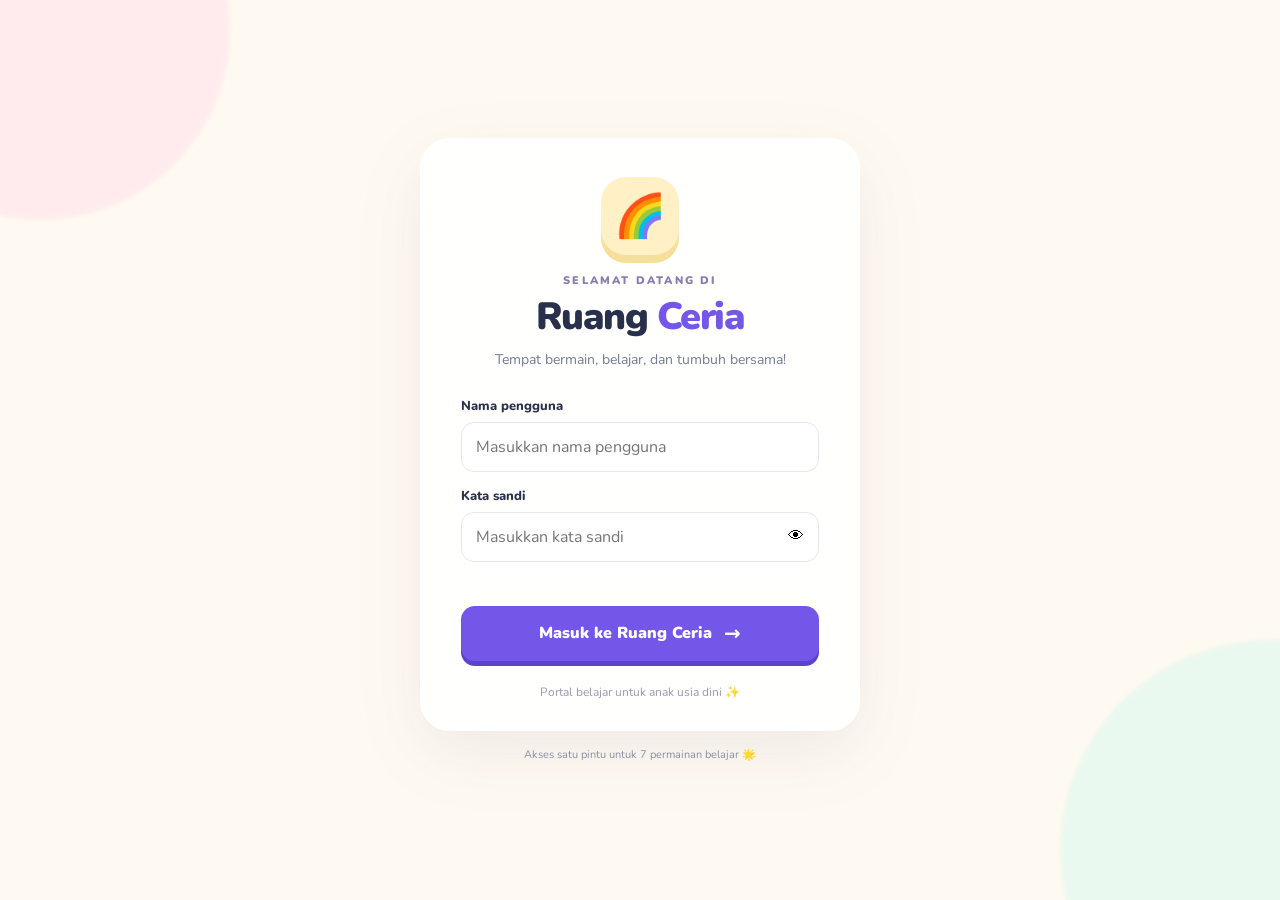
<file: index.html>
<!doctype html>
<html lang="id"><head><meta charset="utf-8"><meta name="viewport" content="width=device-width,initial-scale=1"><meta http-equiv="refresh" content="0;url=beranda/"><title>Ruang Ceria</title></head><body><p>Membuka <a href="beranda/">Ruang Ceria</a>…</p></body></html>
</file>
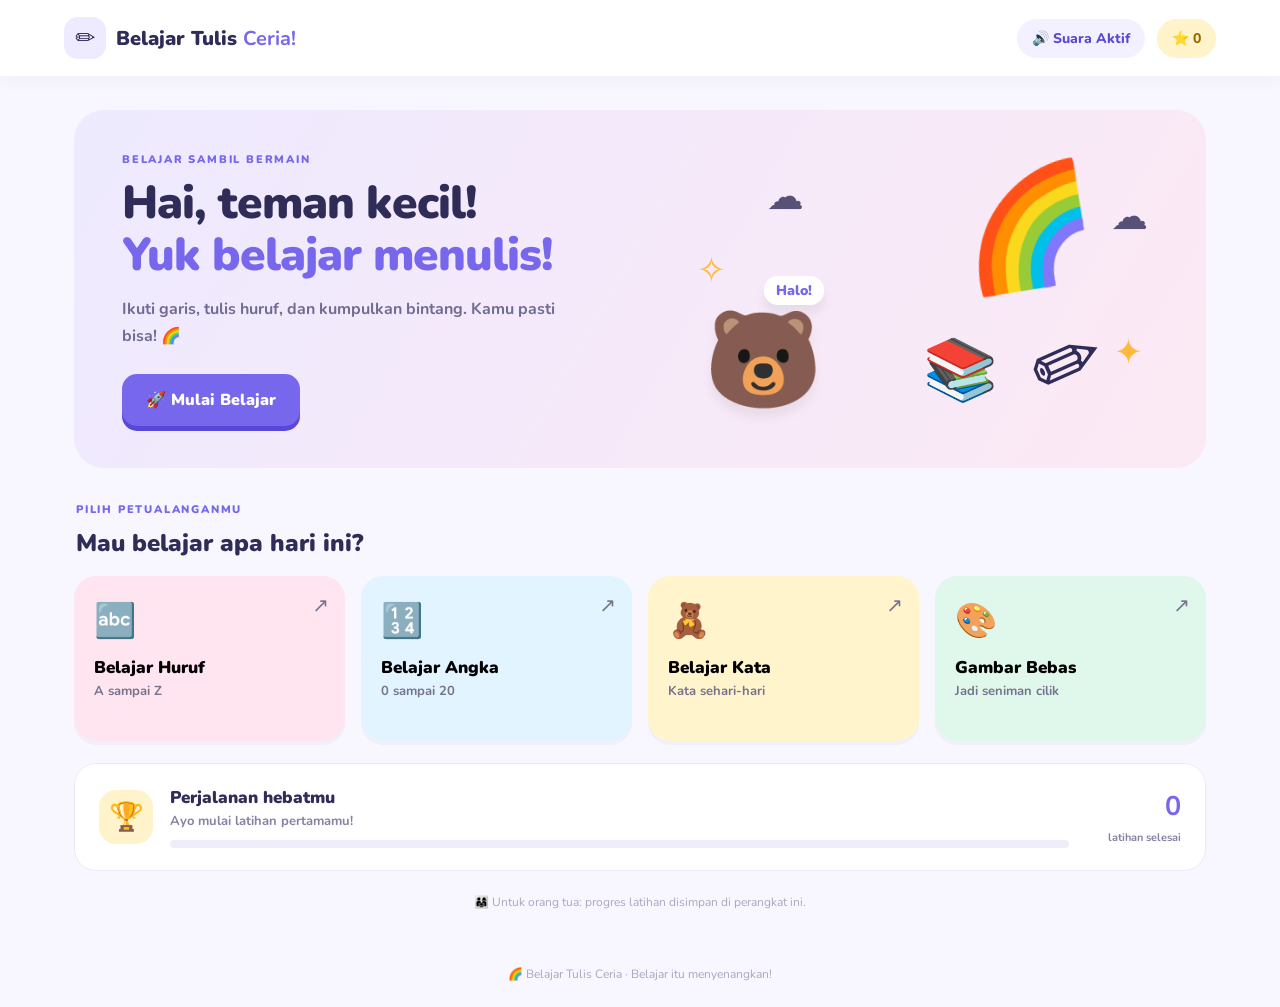
<file: belajar-tulis-ceria/index.html>
<!doctype html>
<html lang="id">
<head>
  <meta charset="utf-8">
  <meta name="viewport" content="width=device-width, initial-scale=1">
  <meta name="theme-color" content="#7c6cf2">
  <title>Belajar Tulis Ceria</title>
  <link rel="preconnect" href="https://fonts.googleapis.com">
  <link href="https://fonts.googleapis.com/css2?family=Nunito:wght@400;600;700;800;900&display=swap" rel="stylesheet">
  <link rel="stylesheet" href="css/style.css">

<script src="../ruang-ceria-config.js"></script>
<script src="../ruang-ceria-client.js"></script>
</head>
<body>
  <header class="topbar">
    <a class="brand" href="#" aria-label="Belajar Tulis Ceria">
      <span class="brand-icon">✏️</span><span>Belajar Tulis <b>Ceria!</b></span>
    </a>
    <div class="top-actions">
      <button class="sound-toggle" id="soundToggle" aria-pressed="true">🔊 Suara Aktif</button>
      <div class="star-pill">⭐ <span id="totalStars">0</span></div>
    </div>
  </header>

  <main>
    <section id="homeScreen" class="screen active">
      <div class="hero">
        <div class="hero-copy">
          <span class="eyebrow">BELAJAR SAMBIL BERMAIN</span>
          <h1>Hai, teman kecil!<br><span>Yuk belajar menulis!</span></h1>
          <p>Ikuti garis, tulis huruf, dan kumpulkan bintang. Kamu pasti bisa! 🌈</p>
          <button class="primary-btn big" data-open="letters">🚀 Mulai Belajar</button>
        </div>
        <div class="hero-art" aria-hidden="true">
          <div class="rainbow">🌈</div>
          <div class="pencil">✏️</div><div class="book">📚</div>
          <div class="cloud cloud-one">☁️</div><div class="cloud cloud-two">☁️</div>
          <div class="mascot">🐻<span>Halo!</span></div>
          <div class="sparkle sparkle-one">✦</div><div class="sparkle sparkle-two">✧</div>
        </div>
      </div>
      <div class="section-heading"><div><span class="eyebrow">PILIH PETUALANGANMU</span><h2>Mau belajar apa hari ini?</h2></div></div>
      <div class="menu-grid">
        <button class="menu-card pink" data-open="letters"><span class="menu-emoji">🔤</span><b>Belajar Huruf</b><small>A sampai Z</small><span class="card-arrow">↗</span></button>
        <button class="menu-card blue" data-open="numbers"><span class="menu-emoji">🔢</span><b>Belajar Angka</b><small>0 sampai 20</small><span class="card-arrow">↗</span></button>
        <button class="menu-card yellow" data-open="words"><span class="menu-emoji">🧸</span><b>Belajar Kata</b><small>Kata sehari-hari</small><span class="card-arrow">↗</span></button>
        <button class="menu-card green" data-open="free"><span class="menu-emoji">🎨</span><b>Gambar Bebas</b><small>Jadi seniman cilik</small><span class="card-arrow">↗</span></button>
      </div>
      <section class="progress-panel">
        <div class="progress-icon">🏆</div><div class="progress-copy"><h3>Perjalanan hebatmu</h3><p id="progressSummary">Ayo mulai latihan pertamamu!</p><div class="progress-track"><span id="progressBar"></span></div></div><div class="progress-number"><b id="completedCount">0</b><small>latihan selesai</small></div>
      </section>
      <p class="parent-note">👨‍👩‍👧 Untuk orang tua: progres latihan disimpan di perangkat ini.</p>
    </section>

    <section id="lessonScreen" class="screen">
      <div class="lesson-top">
        <button class="back-btn" id="backHome">← Beranda</button>
        <div class="lesson-category" id="lessonCategory">🔤 Belajar Huruf</div>
        <div class="lesson-stars">⭐ <span id="lessonStars">0</span></div>
      </div>
      <div class="lesson-layout">
        <aside class="picker-panel">
          <h3 id="pickerTitle">Pilih huruf</h3><p id="pickerHelp">Ketuk huruf yang ingin kamu tulis.</p>
          <div id="itemPicker" class="item-picker"></div>
        </aside>
        <section class="practice-panel">
          <div class="practice-heading"><div><span class="eyebrow" id="practiceEyebrow">AYO MENULIS</span><h2 id="targetTitle">Huruf A</h2><p id="targetPrompt">Ikuti garis putus-putusnya, ya!</p></div><button id="speakBtn" class="round-btn" aria-label="Dengarkan">🔊</button></div>
          <div class="canvas-wrap">
            <canvas id="traceCanvas" aria-label="Area latihan menulis"></canvas>
            <div class="canvas-hint" id="canvasHint">Mulai dari titik hijau, lalu ikuti garisnya ✨</div>
          </div>
          <div class="practice-actions">
            <button class="soft-btn" id="showGuide">👀 Lihat Contoh</button>
            <button class="soft-btn" id="clearCanvas">🧽 Hapus</button>
            <button class="primary-btn" id="checkWork">⭐ Selesai!</button>
          </div>
          <div class="feedback" id="feedback" aria-live="polite">Kamu pasti bisa! Coba ikuti garisnya 😊</div>
          <div class="next-row"><button id="prevItem" class="nav-btn">← Sebelumnya</button><button id="nextItem" class="nav-btn">Berikutnya →</button></div>
        </section>
      </div>
    </section>

    <section id="freeScreen" class="screen">
      <div class="lesson-top"><button class="back-btn" id="backHomeFree">← Beranda</button><div class="lesson-category">🎨 Gambar Bebas</div><div></div></div>
      <section class="free-panel">
        <span class="eyebrow">KREASI SESUKAMU</span><h2>Yuk, menggambar!</h2><p>Gambar apa saja yang kamu suka. Gunakan warna favoritmu!</p>
        <div class="free-tools">
          <label for="penColor">Warna pensil</label><input id="penColor" type="color" value="#ff668e">
          <label for="penSize">Ukuran</label><input id="penSize" type="range" min="3" max="24" value="8">
          <button id="undoFree" class="soft-btn">↶ Urungkan</button><button id="clearFree" class="soft-btn">🧽 Hapus semua</button>
        </div>
        <div class="free-canvas-wrap"><canvas id="freeCanvas" aria-label="Area menggambar bebas"></canvas></div>
        <div class="free-bottom"><span>🌟 Karya hebat dimulai dari mencoba!</span><button id="saveDrawing" class="primary-btn">⬇️ Simpan Gambar</button></div>
      </section>
    </section>
  </main>
  <footer>🌈 Belajar Tulis Ceria · Belajar itu menyenangkan!</footer>

  <div class="modal-backdrop" id="rewardModal" role="dialog" aria-modal="true" aria-labelledby="rewardTitle">
    <div class="reward-modal"><div class="reward-confetti">🎉 ⭐ 🎉</div><div class="reward-emoji">🏆</div><h2 id="rewardTitle">Hebat sekali!</h2><p id="rewardMessage">Kamu sudah berusaha dengan baik!</p><div class="reward-stars" id="rewardStars">⭐⭐⭐</div><button class="primary-btn big" id="continueBtn">Lanjut belajar →</button></div>
  </div>
  <script src="js/config.js"></script><script src="js/storage.js"></script><script src="js/speech.js"></script><script src="js/tracing.js"></script><script src="js/app.js"></script>
</body>
</html>
</file>
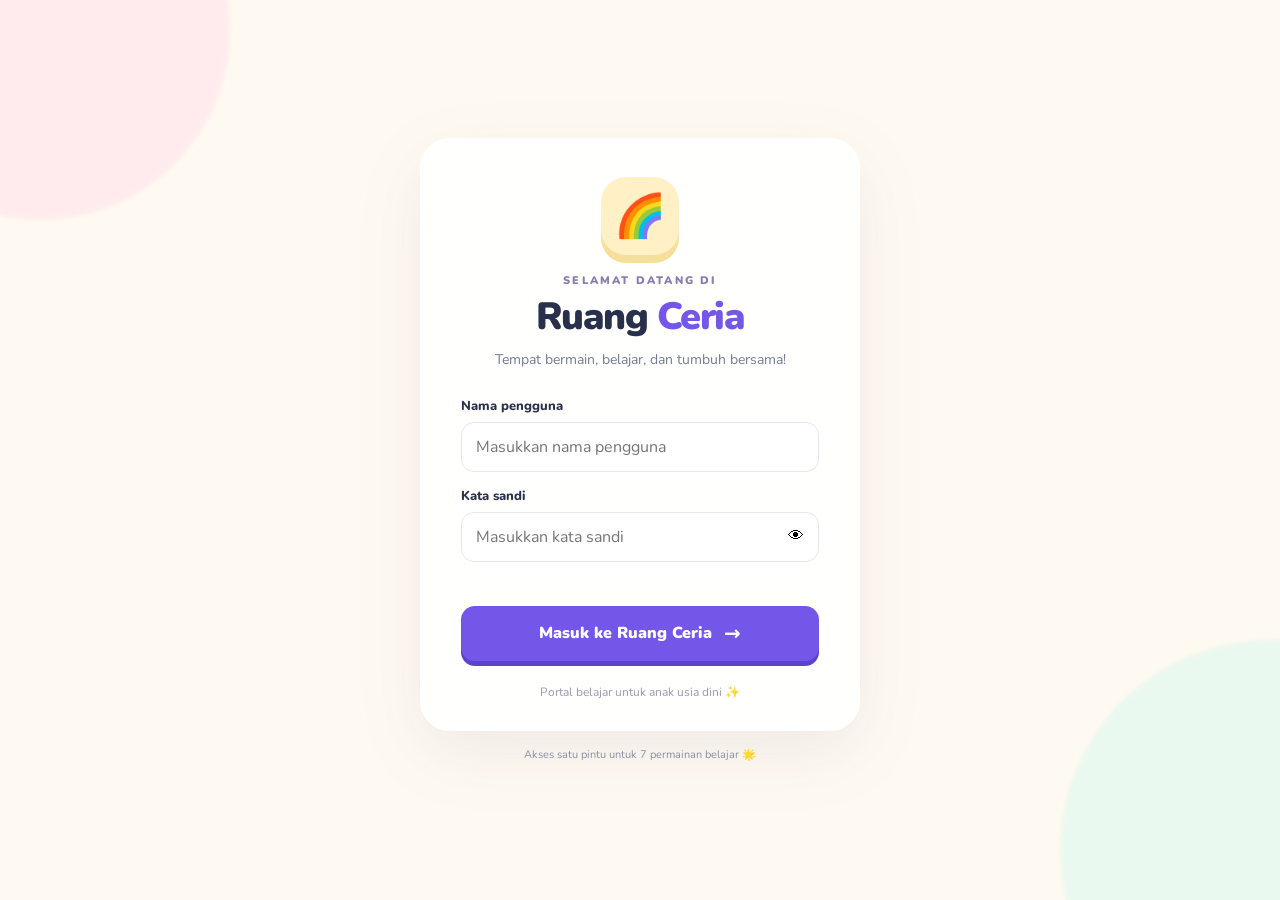
<file: beranda/index.html>
<!doctype html>
<html lang="id">
<head>
  <meta charset="utf-8">
  <meta name="viewport" content="width=device-width, initial-scale=1">
  <meta name="theme-color" content="#fff7e8">
  <title>Ruang Ceria — Portal Game TK</title>
  <link rel="preconnect" href="https://fonts.googleapis.com">
  <link rel="preconnect" href="https://fonts.gstatic.com" crossorigin>
  <link href="https://fonts.googleapis.com/css2?family=Nunito:wght@400;600;700;800;900&display=swap" rel="stylesheet">
  <link rel="stylesheet" href="../beranda/style.css">

<script src="../ruang-ceria-config.js"></script>
<script src="../ruang-ceria-client.js"></script>
</head>
<body>
  <div class="ambient ambient-one"></div><div class="ambient ambient-two"></div>
  <main id="loginView" class="login-wrap">
    <section class="login-card">
      <div class="brand-mark">🌈</div>
      <p class="eyebrow">SELAMAT DATANG DI</p>
      <h1>Ruang <span>Ceria</span></h1>
      <p class="login-subtitle">Tempat bermain, belajar, dan tumbuh bersama!</p>
      <form id="loginForm">
        <label for="username">Nama pengguna</label>
        <input id="username" name="username" autocomplete="username" placeholder="Masukkan nama pengguna" required>
        <label for="password">Kata sandi</label>
        <div class="password-wrap">
          <input id="password" name="password" type="password" autocomplete="current-password" placeholder="Masukkan kata sandi" required>
          <button id="togglePassword" class="show-password" type="button" aria-label="Tampilkan kata sandi">👁</button>
        </div>
        <p id="loginError" class="login-error" role="alert"></p>
        <button class="primary-button login-button" type="submit">Masuk ke Ruang Ceria <span>→</span></button>
      </form>
      <p class="login-footnote">Portal belajar untuk anak usia dini ✨</p>
    </section>
    <p class="tiny-note">Akses satu pintu untuk 7 permainan belajar 🌟</p>
  </main>

  <div id="appView" class="app-view hidden">
    <header class="topbar">
      <a class="brand" href="#" aria-label="Ruang Ceria beranda"><span class="brand-icon">🌈</span><span>Ruang <b>Ceria</b><small>PORTAL BELAJAR ANAK</small></span></a>
      <div class="topbar-actions">
        <span class="welcome-chip">👋 Hai, <b id="displayUser">Teman</b>!</span>
        <a class="logout-button" href="../laporan.html">Laporan Nilai</a>
        <button id="logoutButton" class="logout-button" type="button">Keluar ↗</button>
      </div>
    </header>
    <section class="hero">
      <div class="hero-copy">
        <span class="hero-pill">✨ BELAJAR JADI PETUALANGAN</span>
        <h1>Halo, teman kecil!<br><span>Mau bermain apa hari ini?</span></h1>
        <p>Pilih permainan favoritmu. Yuk, belajar sambil bersenang-senang!</p>
        <div class="hero-stats">
          <div class="stat-icon">🎮</div><div><strong>7 permainan seru</strong><small>Temukan hal baru setiap hari</small></div>
        </div>
      </div>
      <div class="hero-art" aria-hidden="true"><div class="sun">☀️</div><div class="rainbow">🌈</div><div class="cloud cloud-a">☁️</div><div class="cloud cloud-b">☁️</div><div class="star star-a">⭐</div><div class="star star-b">✨</div><div class="kite">🪁</div></div>
    </section>
    <section class="profile-panel" aria-labelledby="profileTitle">
      <div class="profile-copy">
        <p class="eyebrow">PROFIL PEMAIN</p>
        <h2 id="profileTitle">Siapa yang akan bermain?</h2>
        <p>Gunakan nama panggilan atau inisial agar hasil setiap anak tercatat terpisah. Jangan masukkan data pribadi lengkap.</p>
      </div>
      <div class="profile-fields">
        <label for="studentName">Nama panggilan siswa</label>
        <input id="studentName" maxlength="24" placeholder="Contoh: Aisyah">
        <label for="studentClass">Kelas (opsional)</label>
        <input id="studentClass" maxlength="30" placeholder="Contoh: TK A">
        <button id="saveStudentProfile" class="primary-button" type="button">Simpan profil pemain</button>
        <small id="profileStatus" role="status"></small>
      </div>
    </section>
    <section class="games-section">
      <div class="section-heading"><div><p class="eyebrow">PILIH PETUALANGANMU</p><h2>Jelajahi dunia ceria <span>🚀</span></h2></div><div class="game-count"><b>07</b> GAME</div></div>
      <div class="toolbar">
        <label class="search-box"><span>🔎</span><input id="gameSearch" type="search" placeholder="Cari permainan..." aria-label="Cari permainan"></label>
        <span class="hint">Pilih kartu untuk mulai bermain</span>
      </div>
      <div id="gameGrid" class="game-grid"></div>
      <p id="emptyState" class="empty-state hidden">Belum ada game yang cocok. Coba kata kunci lain ya! 🌻</p>
    </section>
    <footer><span>🌼 <b>Ruang Ceria</b> — Belajar, bermain, bertumbuh.</span><span>Dibuat untuk menemani petualangan belajar anak TK 💛</span></footer>
  </div>
  <script src="../beranda/app.js"></script>
</body>
</html>
</file>
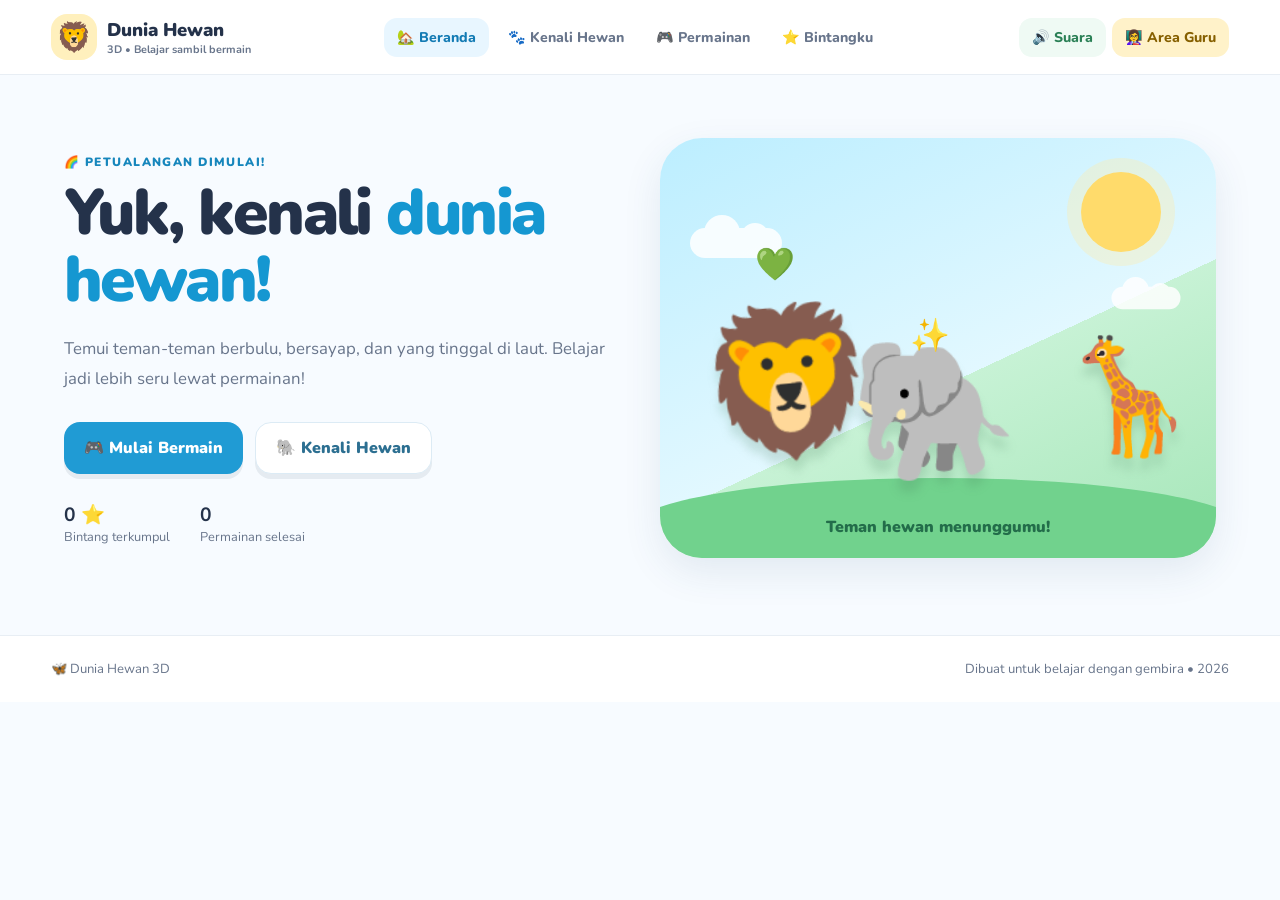
<file: dunia-hewan-3d/index.html>
<!doctype html>
<html lang="id">
<head>
  <meta charset="utf-8">
  <meta name="viewport" content="width=device-width, initial-scale=1">
  <meta name="theme-color" content="#8bd8f7">
  <title>Dunia Hewan 3D — Belajar Sambil Bermain</title>
  <link rel="preconnect" href="https://fonts.googleapis.com">
  <link href="https://fonts.googleapis.com/css2?family=Nunito:wght@400;600;700;800;900&display=swap" rel="stylesheet">
  <link rel="stylesheet" href="css/style.css">

<script src="../ruang-ceria-config.js"></script>
<script src="../ruang-ceria-client.js"></script>
</head>
<body>
  <header class="topbar">
    <a class="brand" href="#" data-page="home"><span class="brand-icon">🦁</span><span>Dunia Hewan <small>3D • Belajar sambil bermain</small></span></a>
    <nav>
      <button class="nav-btn active" data-page="home">🏡 Beranda</button>
      <button class="nav-btn" data-page="animals">🐾 Kenali Hewan</button>
      <button class="nav-btn" data-page="games">🎮 Permainan</button>
      <button class="nav-btn" data-page="progress">⭐ Bintangku</button>
    </nav>
    <div class="top-actions"><button class="sound-toggle" id="soundToggle" aria-label="Aktifkan atau nonaktifkan suara">🔊 Suara</button><a class="teacher-link" href="teacher.html">👩‍🏫 Area Guru</a></div>
  </header>

  <main id="app">
    <section class="hero page-section" id="page-home">
      <div class="hero-copy">
        <span class="eyebrow">🌈 PETUALANGAN DIMULAI!</span>
        <h1>Yuk, kenali <span>dunia hewan!</span></h1>
        <p>Temui teman-teman berbulu, bersayap, dan yang tinggal di laut. Belajar jadi lebih seru lewat permainan!</p>
        <div class="hero-buttons"><button class="btn btn-primary" data-page="games">🎮 Mulai Bermain</button><button class="btn btn-light" data-page="animals">🐘 Kenali Hewan</button></div>
        <div class="hero-stats"><div><strong id="homeStars">0 ⭐</strong><span>Bintang terkumpul</span></div><div><strong id="homeGames">0</strong><span>Permainan selesai</span></div></div>
      </div>
      <div class="hero-art" aria-label="Ilustrasi hewan lucu">
        <div class="sun"></div><div class="cloud cloud-one"></div><div class="cloud cloud-two"></div>
        <div class="floating-bubble bubble-one">✨</div><div class="floating-bubble bubble-two">💚</div>
        <div class="animal-hero lion">🦁</div><div class="animal-hero elephant">🐘</div><div class="animal-hero giraffe">🦒</div>
        <div class="grass"></div><div class="hero-label">Teman hewan menunggumu!</div>
      </div>
    </section>

    <section class="section page-section" id="page-animals" hidden>
      <div class="section-heading"><div><span class="eyebrow">KENALI TEMAN BARU</span><h2>Galeri Hewan 🐾</h2><p>Tekan kartu untuk mengenal hewan dan mendengarkan namanya.</p></div><div class="filter-wrap"><label for="animalFilter">Kategori</label><select id="animalFilter"><option value="Semua">Semua hewan</option><option>Peliharaan</option><option>Ternak</option><option>Liar</option><option>Air</option><option>Terbang</option></select></div></div>
      <div class="animal-grid" id="animalGrid"></div>
    </section>

    <section class="section page-section" id="page-games" hidden>
      <div class="section-heading"><div><span class="eyebrow">MAIN SAMBIL BELAJAR</span><h2>Pilih Permainan 🎮</h2><p>Setiap jawaban adalah kesempatan untuk belajar hal baru.</p></div></div>
      <div class="game-grid" id="gameGrid"></div>
      <div class="game-stage" id="gameStage" hidden></div>
    </section>

    <section class="section page-section" id="page-progress" hidden>
      <div class="section-heading"><div><span class="eyebrow">KERJA BAGUS!</span><h2>Bintangku ⭐</h2><p>Lihat perjalanan belajarmu. Kamu hebat sudah mencoba!</p></div></div>
      <div class="progress-overview"><div class="big-star">⭐</div><div><span class="muted">Total bintang</span><h2 id="progressStars">0</h2><p id="progressMessage">Ayo main dan kumpulkan bintang pertamamu!</p></div></div>
      <h3>Riwayat permainan</h3><div id="historyList" class="history-list"></div>
      <button class="btn btn-light" data-page="games">🎮 Main lagi</button>
    </section>
  </main>
  <footer><span>🦋 Dunia Hewan 3D</span><span>Dibuat untuk belajar dengan gembira • <span id="year"></span></span></footer>
  <div class="toast" id="toast" role="status" aria-live="polite"></div>
  <script src="js/config.js"></script>
  <script src="js/app.js"></script>
</body>
</html>
</file>
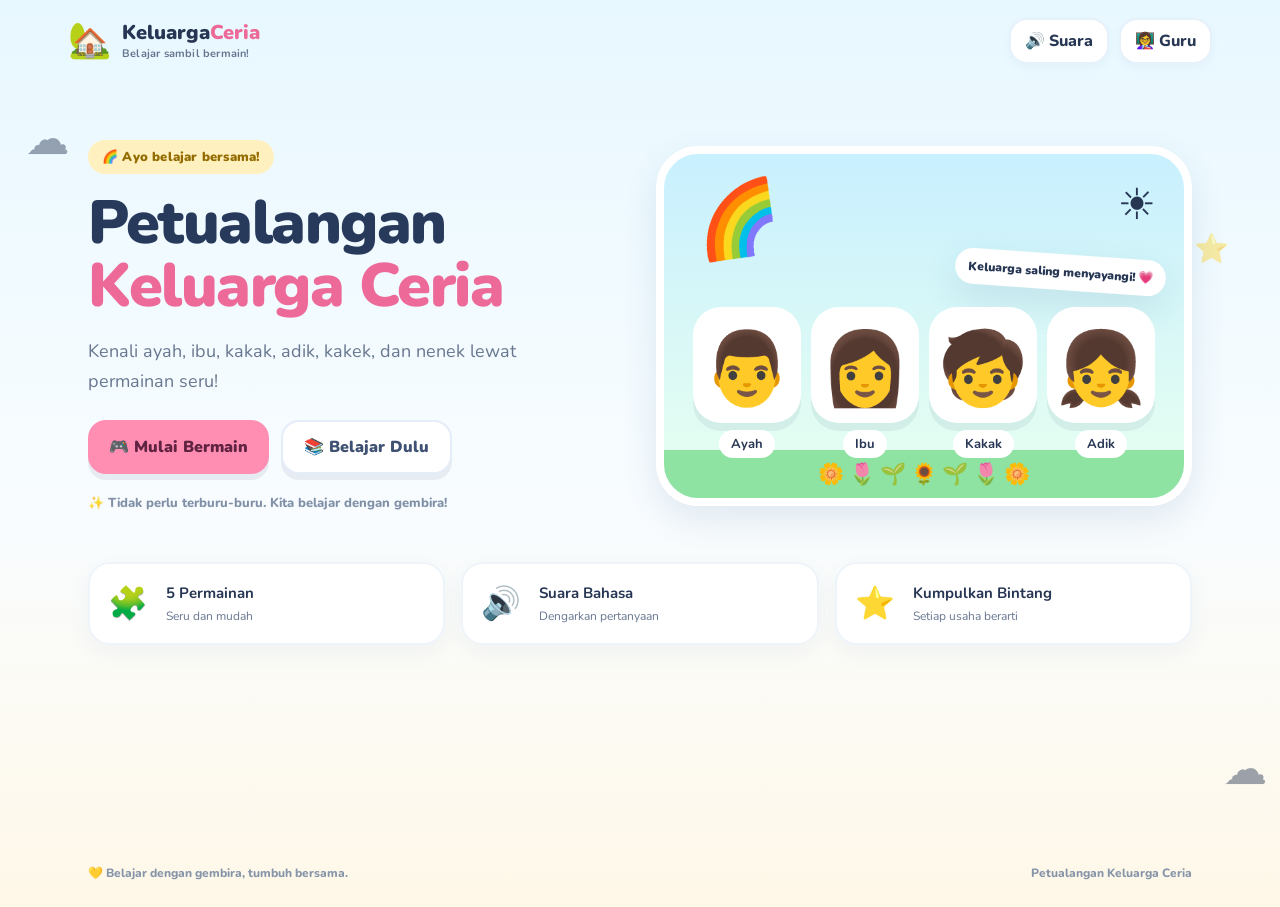
<file: petualangan-keluarga-ceria/index.html>
<!doctype html>
<html lang="id">
<head>
  <meta charset="utf-8">
  <meta name="viewport" content="width=device-width, initial-scale=1">
  <meta name="theme-color" content="#78c8f5">
  <title>Petualangan Keluarga Ceria</title>
  <link rel="preconnect" href="https://fonts.googleapis.com">
  <link href="https://fonts.googleapis.com/css2?family=Nunito:wght@400;600;700;800;900&display=swap" rel="stylesheet">
  <link rel="stylesheet" href="css/style.css">

<script src="../ruang-ceria-config.js"></script>
<script src="../ruang-ceria-client.js"></script>
</head>
<body>
  <div class="sky-decor decor-one">☁️</div><div class="sky-decor decor-two">⭐</div><div class="sky-decor decor-three">☁️</div>
  <header class="topbar">
    <a class="brand" href="#" data-home><span class="brand-icon">🏡</span><span>Keluarga<span class="brand-color">Ceria</span><small>Belajar sambil bermain!</small></span></a>
    <div class="top-actions"><button id="soundToggle" class="icon-button" aria-label="Aktifkan atau matikan suara">🔊 Suara</button><button class="icon-button adult-entry" id="adultEntry">👩‍🏫 Guru</button></div>
  </header>

  <main id="app" class="app-shell">
    <section id="homeScreen" class="screen active">
      <div class="hero">
        <div class="hero-copy">
          <span class="eyebrow">🌈 Ayo belajar bersama!</span>
          <h1>Petualangan<br><span>Keluarga Ceria</span></h1>
          <p>Kenali ayah, ibu, kakak, adik, kakek, dan nenek lewat permainan seru!</p>
          <div class="hero-buttons"><button class="btn btn-primary" data-screen="gamesScreen">🎮 Mulai Bermain</button><button class="btn btn-secondary" data-screen="learnScreen">📚 Belajar Dulu</button></div>
          <div class="tiny-note">✨ Tidak perlu terburu-buru. Kita belajar dengan gembira!</div>
        </div>
        <div class="family-illustration" aria-label="Ilustrasi keluarga bahagia">
          <div class="sun">☀️</div><div class="rainbow">🌈</div>
          <div class="family-row"><div class="person p-dad"><span>👨</span><b>Ayah</b></div><div class="person p-mom"><span>👩</span><b>Ibu</b></div><div class="person p-child"><span>🧒</span><b>Kakak</b></div><div class="person p-kid"><span>👧</span><b>Adik</b></div></div>
          <div class="grass">🌼 🌷 🌱 🌻 🌱 🌷 🌼</div>
          <div class="speech-bubble">Keluarga saling menyayangi! 💗</div>
        </div>
      </div>
      <div class="feature-row"><div class="feature-card"><span>🧩</span><b>5 Permainan</b><small>Seru dan mudah</small></div><div class="feature-card"><span>🔊</span><b>Suara Bahasa</b><small>Dengarkan pertanyaan</small></div><div class="feature-card"><span>⭐</span><b>Kumpulkan Bintang</b><small>Setiap usaha berarti</small></div></div>
    </section>

    <section id="learnScreen" class="screen">
      <div class="section-heading"><button class="back-button" data-screen="homeScreen">← Kembali</button><div><span class="eyebrow">📚 Kenali mereka</span><h2>Ayo Kenal Anggota Keluarga!</h2><p>Sentuh kartu untuk mendengar nama dan penjelasannya.</p></div></div>
      <div id="learnGrid" class="learn-grid"></div>
    </section>

    <section id="gamesScreen" class="screen">
      <div class="section-heading"><button class="back-button" data-screen="homeScreen">← Kembali</button><div><span class="eyebrow">🎲 Pilih petualangan</span><h2>Mau Bermain Apa Hari Ini?</h2><p>Pilih permainan yang kamu suka. Yuk, coba semuanya!</p></div></div>
      <div class="game-menu">
        <button class="game-tile tile-pink" data-game="guess"><span class="tile-emoji">🕵️</span><span><b>Tebak Gambar</b><small>Siapa ya ini?</small></span><span class="tile-arrow">➜</span></button>
        <button class="game-tile tile-blue" data-game="match"><span class="tile-emoji">🧩</span><span><b>Pasangkan Gambar</b><small>Cari pasangan yang cocok</small></span><span class="tile-arrow">➜</span></button>
        <button class="game-tile tile-yellow" data-game="find"><span class="tile-emoji">🔎</span><span><b>Siapakah yang Kucari?</b><small>Dengarkan lalu pilih</small></span><span class="tile-arrow">➜</span></button>
        <button class="game-tile tile-green" data-game="sort"><span class="tile-emoji">🧺</span><span><b>Kelompokkan Keluarga</b><small>Kenali yang lebih tua atau muda</small></span><span class="tile-arrow">➜</span></button>
        <button class="game-tile tile-purple" data-game="quiz"><span class="tile-emoji">🏆</span><span><b>Kuis Keluarga Ceria</b><small>Jawab 5 pertanyaan</small></span><span class="tile-arrow">➜</span></button>
      </div>
      <div class="mini-stats"><div>⭐ Total bintang <strong id="homeStars">0</strong></div><div>🎮 Permainan selesai <strong id="homePlayed">0</strong></div></div>
    </section>

    <section id="playScreen" class="screen">
      <div class="play-top"><button class="back-button" id="exitGame">← Menu permainan</button><div class="score-pill">⭐ <span id="liveScore">0</span> poin</div></div>
      <div id="gameArea" class="game-area"></div>
    </section>

    <section id="resultScreen" class="screen">
      <div class="result-card"><div class="confetti" aria-hidden="true">🎉 ✨ 🎊 ⭐ 🎉</div><div class="trophy">🏆</div><span class="eyebrow">Petualangan selesai!</span><h2>Hebat Sekali!</h2><p id="resultMessage">Kamu sudah berusaha dengan baik.</p><div class="result-score"><div><strong id="resultPoints">0</strong><small>Poin</small></div><div><strong id="resultCorrect">0</strong><small>Jawaban benar</small></div><div><strong id="resultStars">0</strong><small>Bintang</small></div></div><div class="hero-buttons centered"><button class="btn btn-primary" id="playAgain">🔁 Main Lagi</button><button class="btn btn-secondary" data-screen="gamesScreen">Pilih Game</button></div><button class="text-button" data-screen="homeScreen">Kembali ke halaman awal</button></div>
    </section>

    <section id="adultScreen" class="screen">
      <div class="section-heading"><button class="back-button" data-screen="homeScreen">← Kembali</button><div><span class="eyebrow">👩‍🏫 Area pendamping</span><h2>Ringkasan Belajar</h2><p>Rekap tersimpan di perangkat ini. Tidak ada nama anak yang diperlukan.</p></div></div>
      <div class="adult-summary"><div class="summary-box"><span>🎮</span><small>Sesi selesai</small><strong id="adultSessions">0</strong></div><div class="summary-box"><span>⭐</span><small>Total poin</small><strong id="adultPoints">0</strong></div><div class="summary-box"><span>✅</span><small>Jawaban benar</small><strong id="adultCorrect">0</strong></div></div>
      <div class="adult-panel"><div class="panel-head"><h3>Riwayat permainan</h3><div><button class="btn btn-small btn-secondary" id="exportCsv">⬇ Unduh CSV</button><button class="btn btn-small btn-danger" id="clearHistory">Hapus riwayat</button></div></div><div class="table-wrap"><table><thead><tr><th>Tanggal</th><th>Permainan</th><th>Benar</th><th>Poin</th></tr></thead><tbody id="historyRows"></tbody></table></div><p class="small-note">Riwayat disimpan di browser yang digunakan. Jika cache/data browser dihapus, riwayat lokal bisa hilang.</p></div>
    </section>
  </main>
  <footer><span>💛 Belajar dengan gembira, tumbuh bersama.</span><span>Petualangan Keluarga Ceria</span></footer>
  <div id="toast" class="toast" role="status" aria-live="polite"></div>
  <script src="js/config.js"></script><script src="js/audio.js"></script><script src="js/storage.js"></script><script src="js/games.js"></script><script src="js/app.js"></script>
</body>
</html>
</file>
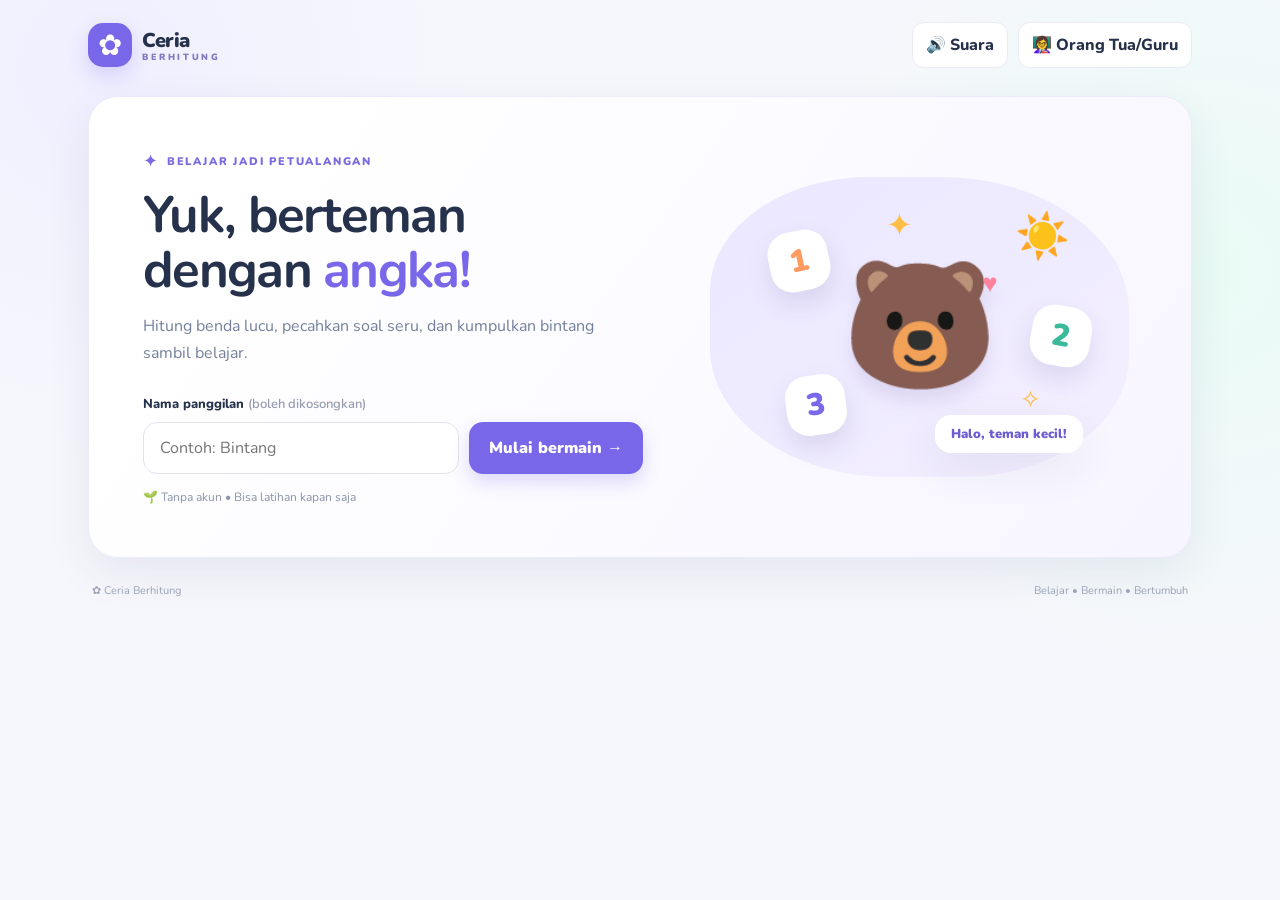
<file: ceria-berhitung/ceria-berhitung/index.html>
<!doctype html>
<html lang="id">
<head>
  <meta charset="utf-8">
  <meta name="viewport" content="width=device-width, initial-scale=1">
  <meta name="theme-color" content="#f5f7ff">
  <meta name="description" content="Ceria Berhitung — permainan edukasi angka untuk anak TK.">
  <title>Ceria Berhitung — Petualangan Angka</title>
  <link rel="preconnect" href="https://fonts.googleapis.com">
  <link rel="preconnect" href="https://fonts.gstatic.com" crossorigin>
  <link href="https://fonts.googleapis.com/css2?family=Nunito:wght@400;600;700;800;900&display=swap" rel="stylesheet">
  <link rel="stylesheet" href="css/style.css">

<script src="../../ruang-ceria-config.js"></script>
<script src="../../ruang-ceria-client.js"></script>
</head>
<body>
  <div class="app-shell">
    <header class="topbar">
      <a class="brand" href="#" aria-label="Ceria Berhitung beranda" id="brandHome">
        <span class="brand-mark" aria-hidden="true">✿</span>
        <span><strong>Ceria</strong><small>BERHITUNG</small></span>
      </a>
      <div class="top-actions">
        <button class="icon-button" id="soundToggle" aria-pressed="true" title="Aktif/nonaktif suara">🔊 <span class="hide-mobile">Suara</span></button>
        <button class="icon-button" id="adultButton" title="Area orang tua atau guru">👩‍🏫 <span class="hide-mobile">Orang Tua/Guru</span></button>
      </div>
    </header>

    <main id="appMain">
      <section class="hero-panel" id="homeScreen">
        <div class="hero-copy">
          <span class="eyebrow"><span class="sparkle">✦</span> BELAJAR JADI PETUALANGAN</span>
          <h1>Yuk, berteman<br> dengan <span>angka!</span></h1>
          <p>Hitung benda lucu, pecahkan soal seru, dan kumpulkan bintang sambil belajar.</p>
          <form id="startForm" class="start-form">
            <label for="playerName">Nama panggilan <span>(boleh dikosongkan)</span></label>
            <div class="name-row">
              <input id="playerName" maxlength="24" placeholder="Contoh: Bintang" autocomplete="off">
              <button class="primary-button" type="submit">Mulai bermain <span aria-hidden="true">→</span></button>
            </div>
          </form>
          <div class="trust-note">🌱 Tanpa akun • Bisa latihan kapan saja</div>
        </div>
        <div class="hero-art" aria-label="Ilustrasi angka dan bintang">
          <div class="sun-shape">☀️</div>
          <div class="floating-number n-one">1</div><div class="floating-number n-two">2</div><div class="floating-number n-three">3</div>
          <div class="mascot">🐻<span class="mascot-heart">♥</span></div>
          <div class="art-caption">Halo, teman kecil!</div>
          <span class="art-star star-a">✦</span><span class="art-star star-b">✧</span>
        </div>
      </section>

      <section class="dashboard hidden" id="dashboardScreen">
        <div class="welcome-row">
          <div><span class="eyebrow">SIAP UNTUK HARI INI?</span><h1>Hai, <span id="welcomeName">Teman</span>! 👋</h1><p>Pilih permainan yang ingin kamu coba.</p></div>
          <div class="streak-card"><span class="streak-icon">⭐</span><div><strong id="starCount">0</strong><small>Bintang terkumpul</small></div></div>
        </div>
        <div class="section-heading"><div><h2>Petualangan angka</h2><p>Belajar sedikit demi sedikit, ya!</p></div><span class="pill">6 permainan</span></div>
        <div class="game-grid" id="gameGrid">
          <button class="game-card card-lilac" data-game="numbers"><span class="game-emoji">🔢</span><span class="game-title">Kenali Angka</span><span class="game-desc">Kenalan dengan angka 1–10</span><span class="card-arrow">Mulai →</span></button>
          <button class="game-card card-peach" data-game="count"><span class="game-emoji">🍎</span><span class="game-title">Hitung Benda</span><span class="game-desc">Ada berapa benda, ya?</span><span class="card-arrow">Mulai →</span></button>
          <button class="game-card card-mint" data-game="addition"><span class="game-emoji">➕</span><span class="game-title">Ayo Menjumlah</span><span class="game-desc">Gabungkan benda bersama</span><span class="card-arrow">Mulai →</span></button>
          <button class="game-card card-blue" data-game="subtraction"><span class="game-emoji">➖</span><span class="game-title">Ayo Mengurangi</span><span class="game-desc">Hitung benda yang tersisa</span><span class="card-arrow">Mulai →</span></button>
          <button class="game-card card-yellow" data-game="match"><span class="game-emoji">🧩</span><span class="game-title">Pasangkan</span><span class="game-desc">Cocokkan jumlah dan angka</span><span class="card-arrow">Mulai →</span></button>
          <button class="game-card card-pink" data-game="challenge"><span class="game-emoji">🚀</span><span class="game-title">Tantangan Ceria</span><span class="game-desc">5 soal campuran</span><span class="card-arrow">Mulai →</span></button>
        </div>
        <div class="bottom-panels">
          <div class="progress-panel"><div class="panel-icon">🌈</div><div class="panel-content"><h3>Perjalanan belajarmu</h3><p>Setiap latihan membuatmu makin hebat.</p><div class="progress-track"><span id="progressBar"></span></div><small id="progressText">0 sesi selesai</small></div></div>
          <button class="secondary-panel" id="showAwards"><span>🏆</span><span><strong>Bintangku</strong><small>Lihat hasil latihan</small></span><span class="panel-chevron">→</span></button>
        </div>
      </section>

      <section class="play-screen hidden" id="playScreen">
        <div class="play-topline"><button class="text-button" id="backToGames">← Semua permainan</button><span class="pill" id="gameModeLabel">LATIHAN</span></div>
        <div class="play-card">
          <div class="question-meta"><span id="questionCounter">Soal 1</span><span class="mini-stars">⭐ <b id="sessionStars">0</b></span></div>
          <div class="question-progress"><span id="questionProgressBar"></span></div>
          <h2 id="questionTitle">Ayo kita mulai!</h2>
          <p class="question-hint" id="questionHint">Pilih jawaban yang benar.</p>
          <div class="question-visual" id="questionVisual"></div>
          <div class="answer-grid" id="answerGrid"></div>
          <div class="feedback hidden" id="feedback" role="status" aria-live="polite"></div>
          <button class="primary-button next-button hidden" id="nextQuestion">Lanjut <span aria-hidden="true">→</span></button>
        </div>
      </section>

      <section class="result-screen hidden" id="resultScreen">
        <div class="result-card">
          <div class="result-confetti" aria-hidden="true">✦　⭐　✧　🌟　✦</div>
          <div class="result-mascot">🦊</div>
          <span class="eyebrow">PETUALANGAN SELESAI</span>
          <h1>Hebat sekali!</h1>
          <p id="resultMessage">Kamu sudah berusaha dengan baik.</p>
          <div class="result-stats"><div><strong id="resultCorrect">0/0</strong><small>Jawaban benar</small></div><div><strong id="resultStars">0 ⭐</strong><small>Bintang sesi ini</small></div></div>
          <p class="save-status" id="saveStatus" role="status">Hasil tersimpan di perangkat ini.</p>
          <div class="result-actions"><button class="primary-button" id="playAgain">Main lagi ↻</button><button class="secondary-button" id="resultHome">Kembali ke menu</button></div>
        </div>
      </section>

      <section class="adult-screen hidden" id="adultScreen">
        <div class="adult-header"><button class="text-button" id="closeAdult">← Kembali</button><span class="eyebrow">AREA PENDAMPING</span></div>
        <div class="section-heading"><div><h1>Ringkasan belajar</h1><p>Gunakan bersama orang tua atau guru.</p></div><span class="pill">Lokal + online</span></div>
        <div class="adult-stats"><div class="stat-card"><span>🎮</span><strong id="adultSessions">0</strong><small>Sesi selesai</small></div><div class="stat-card"><span>✅</span><strong id="adultCorrect">0</strong><small>Jawaban benar</small></div><div class="stat-card"><span>⭐</span><strong id="adultStars">0</strong><small>Total bintang</small></div></div>
        <div class="history-panel"><div class="history-heading"><h2>Riwayat permainan</h2><button class="text-button" id="refreshProgress">Muat ulang</button></div><div id="historyList" class="history-list"><p class="muted">Belum ada sesi. Ayo mulai bermain!</p></div></div>
        <div class="adult-tools"><button class="secondary-button" id="syncButton">Sinkronkan data lokal</button><button class="danger-button" id="clearLocalButton">Hapus progres di perangkat</button></div>
        <p class="privacy-note">Catatan: ringkasan lokal hanya ada di perangkat ini. Data online dapat dilihat oleh pengelola spreadsheet. Gunakan nama panggilan, bukan nama lengkap atau informasi pribadi anak.</p>
      </section>
    </main>
    <footer class="site-footer"><span>✿ Ceria Berhitung</span><span>Belajar • Bermain • Bertumbuh</span></footer>
  </div>
  <div class="toast hidden" id="toast" role="status" aria-live="polite"></div>
  <script src="js/storage.js"></script>
  <script src="js/audio.js"></script>
  <script src="js/api.js"></script>
  <script src="js/games.js"></script>
  <script src="js/app.js"></script>
</body>
</html>
</file>
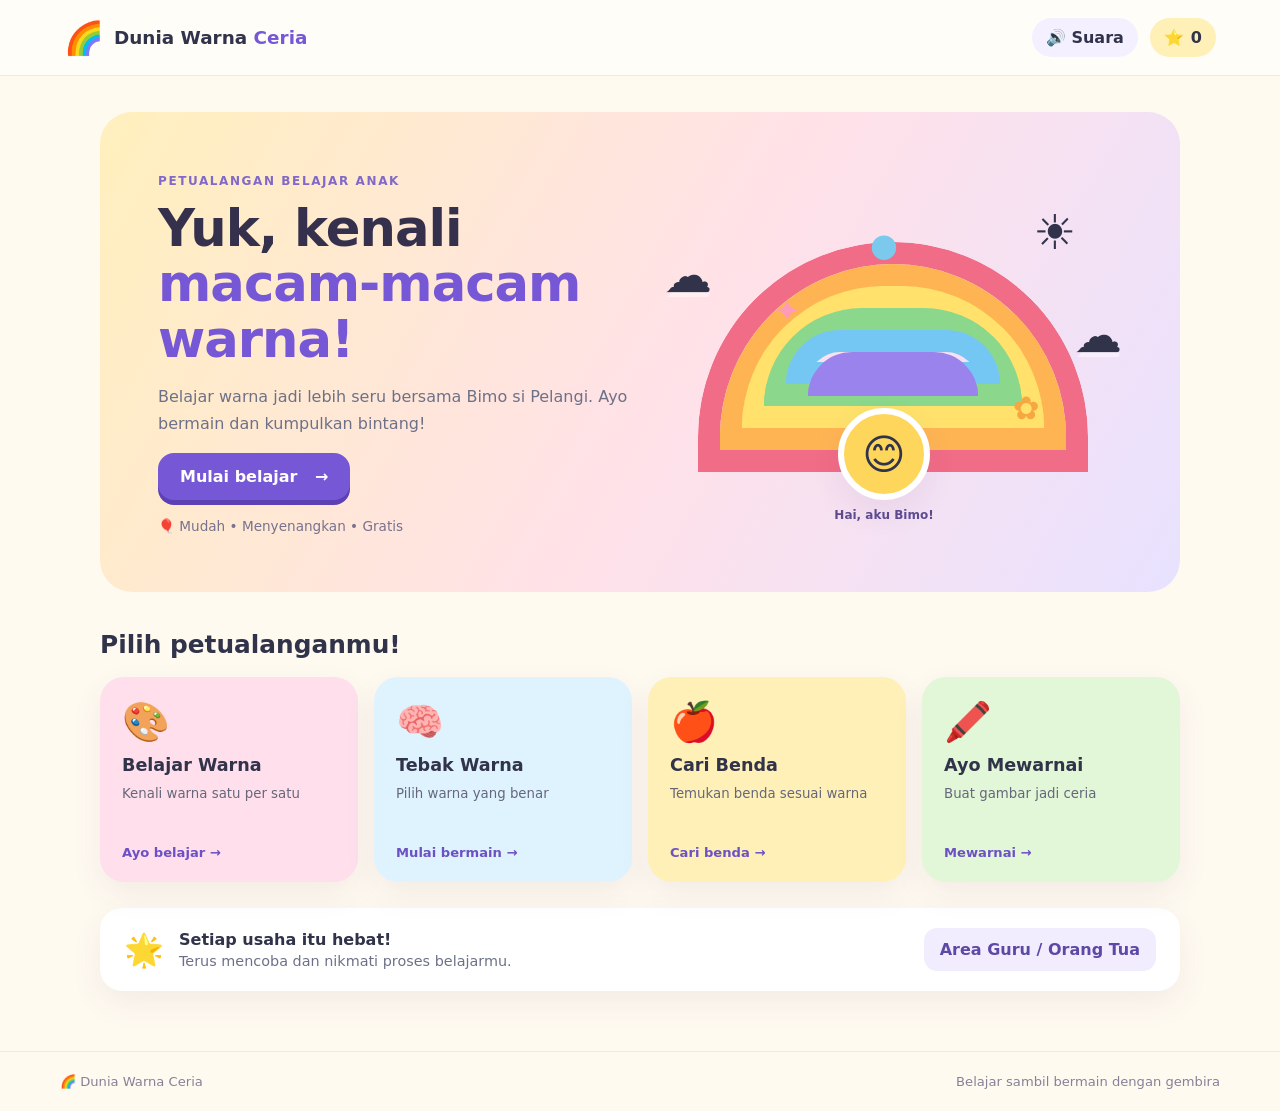
<file: Dunia_Warna_Ceria_Website/Dunia_Warna_Ceria/index.html>
<!doctype html>
<html lang="id">
<head>
  <meta charset="utf-8">
  <meta name="viewport" content="width=device-width, initial-scale=1">
  <meta name="theme-color" content="#fff2b8">
  <meta name="description" content="Game edukasi interaktif untuk mengenal macam-macam warna bagi anak TK.">
  <title>Dunia Warna Ceria — Belajar Sambil Bermain</title>
  <link rel="stylesheet" href="style.css">

<script src="../../ruang-ceria-config.js"></script>
<script src="../../ruang-ceria-client.js"></script>
</head>
<body>
  <header class="topbar">
    <a class="brand" href="#" data-page="home" aria-label="Dunia Warna Ceria, beranda">
      <span class="brand-icon" aria-hidden="true">🌈</span>
      <span>Dunia Warna <b>Ceria</b></span>
    </a>
    <div class="top-actions">
      <button class="icon-btn" id="soundToggle" aria-pressed="true" title="Hidupkan atau matikan suara">🔊 <span>Suara</span></button>
      <div class="star-pill" aria-label="Jumlah bintang"><span>⭐</span> <strong id="starCount">0</strong></div>
    </div>
  </header>

  <main id="app">
    <section id="homePage" class="page active">
      <div class="hero">
        <div class="hero-copy">
          <span class="eyebrow">PETUALANGAN BELAJAR ANAK</span>
          <h1>Yuk, kenali<br><span>macam-macam warna!</span></h1>
          <p>Belajar warna jadi lebih seru bersama Bimo si Pelangi. Ayo bermain dan kumpulkan bintang!</p>
          <button class="primary-btn" data-page="learn">Mulai belajar <span>→</span></button>
          <div class="tiny-note">🎈 Mudah • Menyenangkan • Gratis</div>
        </div>
        <div class="hero-art" aria-label="Ilustrasi pelangi ceria">
          <div class="sun">☀️</div><div class="cloud cloud-one">☁️</div><div class="cloud cloud-two">☁️</div>
          <div class="rainbow"><i></i><i></i><i></i><i></i><i></i><i></i></div>
          <div class="mascot">😊<small>Hai, aku Bimo!</small></div>
          <span class="floaty f1">✦</span><span class="floaty f2">●</span><span class="floaty f3">✿</span>
        </div>
      </div>
      <h2 class="section-title">Pilih petualanganmu!</h2>
      <div class="activity-grid">
        <button class="activity-card card-pink" data-page="learn"><span class="activity-icon">🎨</span><strong>Belajar Warna</strong><small>Kenali warna satu per satu</small><span class="card-arrow">Ayo belajar →</span></button>
        <button class="activity-card card-blue" data-page="guess"><span class="activity-icon">🧠</span><strong>Tebak Warna</strong><small>Pilih warna yang benar</small><span class="card-arrow">Mulai bermain →</span></button>
        <button class="activity-card card-yellow" data-page="objects"><span class="activity-icon">🍎</span><strong>Cari Benda</strong><small>Temukan benda sesuai warna</small><span class="card-arrow">Cari benda →</span></button>
        <button class="activity-card card-green" data-page="coloring"><span class="activity-icon">🖍️</span><strong>Ayo Mewarnai</strong><small>Buat gambar jadi ceria</small><span class="card-arrow">Mewarnai →</span></button>
      </div>
      <div class="home-bottom"><span>🌟</span><div><strong>Setiap usaha itu hebat!</strong><p>Terus mencoba dan nikmati proses belajarmu.</p></div><button class="soft-btn" data-page="parent">Area Guru / Orang Tua</button></div>
    </section>

    <section id="learnPage" class="page">
      <div class="page-heading"><button class="back-btn" data-page="home">← Beranda</button><div><span class="eyebrow">KENALI WARNA</span><h1>Warna di sekitar kita</h1><p>Tekan kartu untuk mendengar nama warnanya.</p></div></div>
      <div class="color-grid" id="colorGrid"></div>
      <div class="learn-detail" id="learnDetail"><span class="detail-emoji">🌈</span><div><strong>Pilih kartu warna!</strong><p>Kita akan belajar bersama.</p></div><button class="primary-btn" id="learnSpeak">🔊 Dengarkan</button></div>
    </section>

    <section id="guessPage" class="page game-page">
      <div class="page-heading"><button class="back-btn" data-page="home">← Beranda</button><div><span class="eyebrow">GAME 1</span><h1>Tebak Warna</h1><p>Perhatikan pertanyaan, lalu pilih jawabanmu.</p></div></div>
      <div class="game-panel">
        <div class="progress-line"><span id="guessProgress">Soal 1 dari 5</span><span id="guessScore">Benar: 0</span></div>
        <div class="question-box"><div class="question-emoji" id="guessEmoji">🎈</div><h2 id="guessQuestion">Mana warna merah?</h2><p>Sentuh salah satu warna di bawah ini.</p></div>
        <div class="answer-grid" id="guessAnswers"></div>
        <div class="feedback" id="guessFeedback" role="status" aria-live="polite"></div>
        <button class="primary-btn hidden" id="guessNext">Soal berikutnya →</button>
      </div>
    </section>

    <section id="objectsPage" class="page game-page">
      <div class="page-heading"><button class="back-btn" data-page="home">← Beranda</button><div><span class="eyebrow">GAME 2</span><h1>Cari Benda</h1><p>Ayo cari benda yang cocok dengan warna yang diminta!</p></div></div>
      <div class="game-panel">
        <div class="progress-line"><span id="objectProgress">Tantangan 1 dari 5</span><span id="objectScore">Benar: 0</span></div>
        <div class="question-box"><div class="target-color" id="objectTarget"></div><h2 id="objectQuestion">Cari benda berwarna kuning!</h2></div>
        <div class="object-grid" id="objectAnswers"></div>
        <div class="feedback" id="objectFeedback" role="status" aria-live="polite"></div>
        <button class="primary-btn hidden" id="objectNext">Tantangan berikutnya →</button>
      </div>
    </section>

    <section id="coloringPage" class="page">
      <div class="page-heading"><button class="back-btn" data-page="home">← Beranda</button><div><span class="eyebrow">GAME 3</span><h1>Ayo Mewarnai!</h1><p>Pilih warna, lalu sentuh bagian gambar yang ingin kamu warnai.</p></div></div>
      <div class="coloring-layout">
        <div class="canvas-wrap">
          <svg id="coloringSvg" viewBox="0 0 520 360" role="img" aria-label="Gambar rumah, matahari, awan dan bunga untuk diwarnai">
            <path class="paintable" fill="#ffffff" d="M75 160 L190 65 L305 160 L305 300 L75 300 Z" data-part="Rumah"/>
            <path class="paintable" fill="#ffffff" d="M55 165 L190 45 L325 165 L300 180 L190 82 L80 180 Z" data-part="Atap"/>
            <rect class="paintable" x="105" y="195" width="55" height="55" rx="4" fill="#ffffff" data-part="Jendela kiri"/>
            <path d="M132 195 V250 M105 222 H160" stroke="#6b7280" stroke-width="5" pointer-events="none"/>
            <rect class="paintable" x="215" y="205" width="48" height="95" rx="4" fill="#ffffff" data-part="Pintu"/>
            <circle cx="251" cy="253" r="4" fill="#6b7280" pointer-events="none"/>
            <circle class="paintable" cx="420" cy="70" r="36" fill="#ffffff" data-part="Matahari"/>
            <g stroke="#6b7280" stroke-width="5" stroke-linecap="round" pointer-events="none"><path d="M420 20 V10 M420 120 V130 M370 70 H360 M470 70 H480 M385 35 L377 27 M455 105 L463 113 M455 35 L463 27 M385 105 L377 113"/></g>
            <path class="paintable" fill="#ffffff" d="M355 175 C335 150 355 125 380 140 C395 115 430 130 425 153 C455 140 475 165 455 185 Z" data-part="Awan"/>
            <path class="paintable" fill="#ffffff" d="M385 285 C360 265 365 240 390 240 C400 215 430 225 432 247 C455 245 465 270 445 285 Z" data-part="Bunga"/>
            <path class="paintable" fill="#ffffff" d="M405 280 Q400 310 410 330" stroke="#6b7280" stroke-width="6" data-part="Batang bunga"/>
            <path class="paintable" fill="#ffffff" d="M405 307 Q380 285 375 305 Q390 322 405 315 Z" data-part="Daun bunga"/>
            <circle class="paintable" cx="405" cy="258" r="12" fill="#ffffff" data-part="Tengah bunga"/>
            <path d="M20 320 Q130 300 220 322 T500 320" stroke="#a7d88c" stroke-width="8" fill="none" stroke-linecap="round" pointer-events="none"/>
          </svg>
          <div class="canvas-hint" id="paintHint">Warna pilihan: Merah</div>
        </div>
        <aside class="palette-panel"><h2>Pilih warna</h2><div class="palette" id="palette"></div><div class="selected-label" id="selectedColor">Merah dipilih</div><button class="soft-btn full" id="resetPaint">↻ Ulangi gambar</button><button class="primary-btn full" id="finishPaint">Selesai! ⭐</button></aside>
      </div>
      <p class="gentle-note">Tidak ada warna yang salah saat berkreasi. Yang penting, kamu bersenang-senang! 😊</p>
    </section>

    <section id="parentPage" class="page">
      <div class="page-heading"><button class="back-btn" data-page="home">← Beranda</button><div><span class="eyebrow">KHUSUS PENDAMPING</span><h1>Area Guru / Orang Tua</h1><p>Ringkasan belajar tersimpan di perangkat ini dan dapat disinkronkan ke Google Sheets.</p></div></div>
      <div class="parent-grid">
        <div class="stat-card"><span>⭐</span><small>Total bintang</small><strong id="parentStars">0</strong></div>
        <div class="stat-card"><span>🎮</span><small>Permainan selesai</small><strong id="parentGames">0</strong></div>
        <div class="stat-card"><span>✅</span><small>Jawaban benar</small><strong id="parentCorrect">0</strong></div>
      </div>
      <div class="settings-card">
        <h2>Sinkronisasi Google Sheets</h2>
        <p>Masukkan URL Web App Google Apps Script milikmu. URL hanya disimpan di browser ini.</p>
        <label for="scriptUrl">Endpoint sinkronisasi pusat</label><input id="scriptUrl" type="text" value="/api/game-result" readonly>
        <div class="settings-actions"><button class="primary-btn" id="saveUrl">Simpan URL</button><button class="soft-btn" id="syncNow">Kirim data tertunda</button></div>
        <p class="small-status" id="syncStatus" role="status">Belum dikonfigurasi.</p>
        <h2>Riwayat permainan</h2><div id="historyList" class="history-list"></div>
        <button class="soft-btn danger" id="clearData">Hapus data lokal</button>
      </div>
      <p class="privacy-note">Gunakan tanpa nama lengkap anak. Area ini adalah pengaturan sederhana, bukan sistem autentikasi yang kuat. Untuk penggunaan publik, lindungi akses laporan di sisi server.</p>
    </section>
  </main>

  <footer><span>🌈 Dunia Warna Ceria</span><span>Belajar sambil bermain dengan gembira</span></footer>
  <div class="toast" id="toast" role="status" aria-live="polite"></div>
  <script src="config.js"></script>
  <script src="script.js"></script>
</body>
</html>
</file>
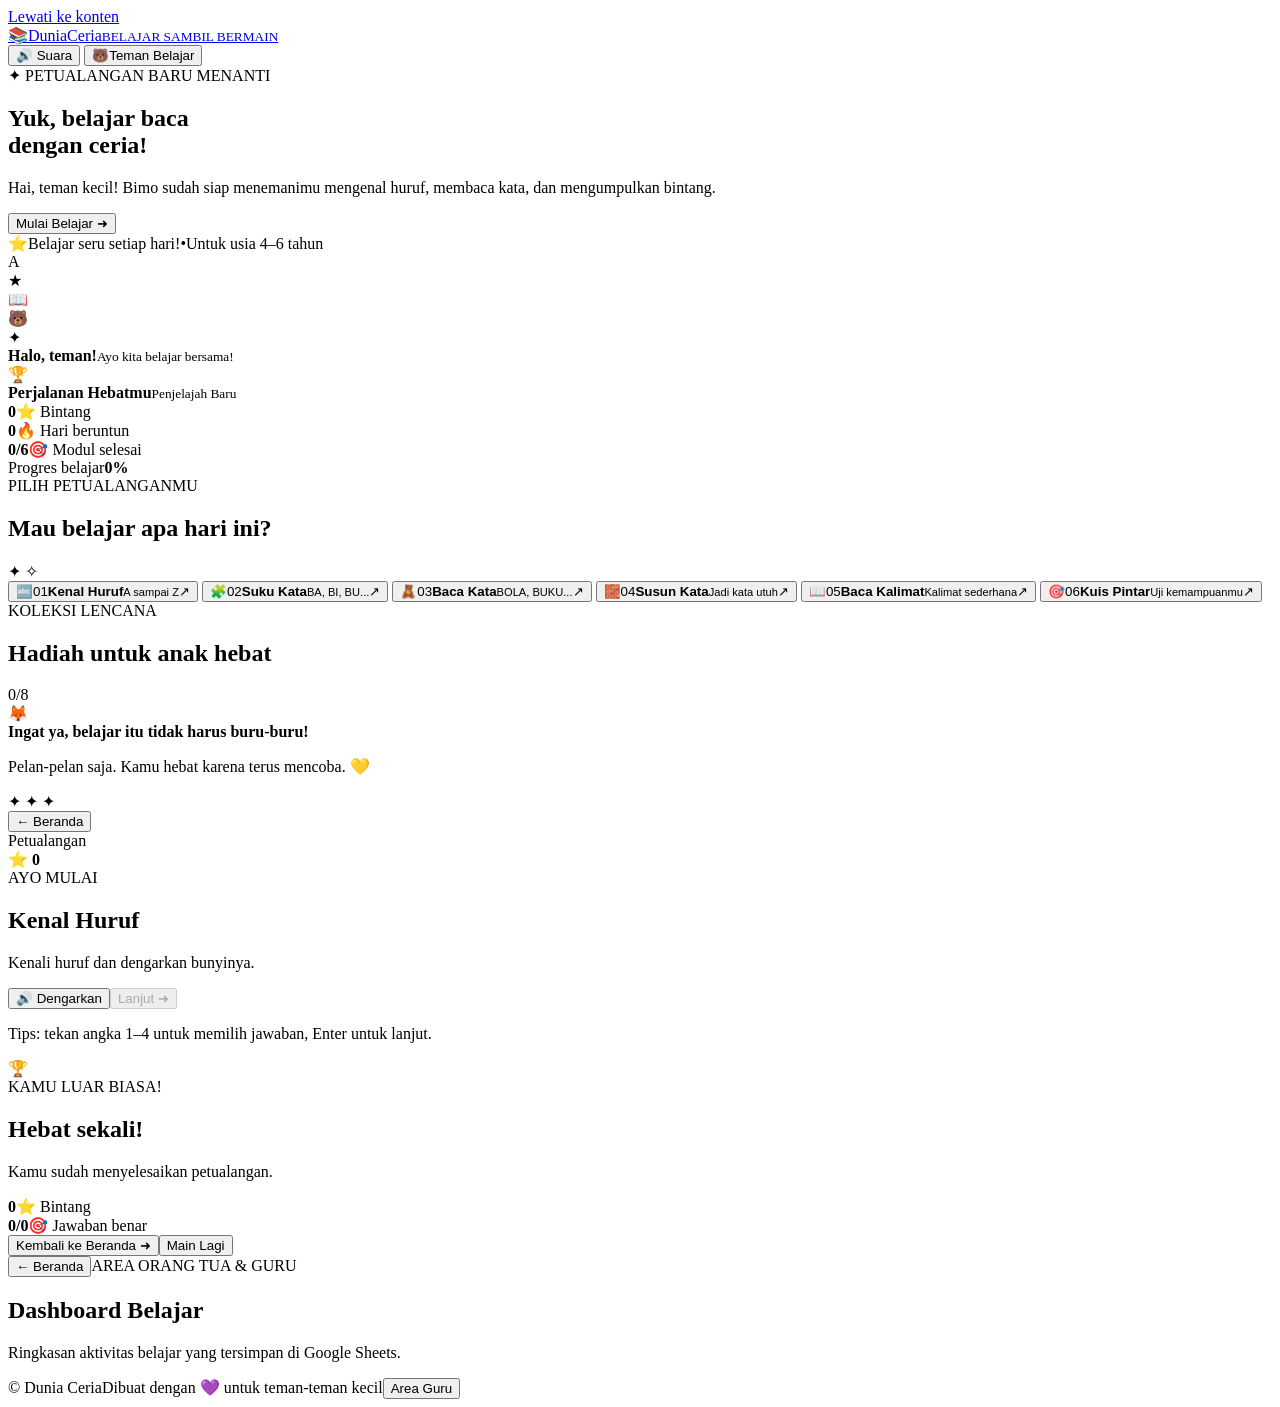
<file: DuniaCeria_BelajarBaca/google-apps-script/Index.html>
<!DOCTYPE html>
<html lang="id">
<head>
  <base target="_top">
  <meta charset="utf-8">
  <meta name="viewport" content="width=device-width, initial-scale=1">
  <meta name="theme-color" content="#7c6cf2">
  <meta name="description" content="Game belajar membaca untuk anak TK: huruf, suku kata, kata, dan kalimat.">
  <title>Dunia Ceria — Belajar Baca</title>
  <link rel="preconnect" href="https://fonts.googleapis.com">
  <link rel="preconnect" href="https://fonts.gstatic.com" crossorigin>
  <link href="https://fonts.googleapis.com/css2?family=Baloo+2:wght@400;500;600;700;800&family=Nunito:wght@400;600;700;800;900&display=swap" rel="stylesheet">
  <?!= include('Styles'); ?>

</head>
<body>
  <a class="skip-link" href="#main">Lewati ke konten</a>
  <div class="app-shell">
    <header class="topbar">
      <a class="brand" href="#" id="homeBrand" aria-label="Kembali ke beranda">
        <span class="brand-mark">📚</span><span>Dunia<span class="brand-purple">Ceria</span><small>BELAJAR SAMBIL BERMAIN</small></span>
      </a>
      <div class="top-actions">
        <button class="icon-btn" id="soundToggle" aria-label="Matikan suara" aria-pressed="true"><span id="soundIcon" aria-hidden="true">🔊</span> <span>Suara</span></button>
        <button class="profile-pill" id="profileButton" aria-haspopup="dialog"><span class="avatar-mini" id="profileAvatar">🐻</span><span id="profileLabel">Teman Belajar</span></button>
      </div>
    </header>

    <noscript><div class="noscript">Game ini membutuhkan JavaScript. Mohon aktifkan JavaScript di browser Anda.</div></noscript>

    <main id="main" tabindex="-1">
      <section id="homeView" class="view active" aria-label="Beranda">
        <div class="hero">
          <div class="hero-copy">
            <span class="eyebrow"><span class="sparkle">✦</span> PETUALANGAN BARU MENANTI</span>
            <h1>Yuk, belajar baca<br><span>dengan ceria!</span></h1>
            <p id="heroHello">Hai, teman kecil! Bimo sudah siap menemanimu mengenal huruf, membaca kata, dan mengumpulkan bintang.</p>
            <button class="primary-btn" id="startLearning">Mulai Belajar <span>➜</span></button>
            <div class="hero-proof"><span>⭐</span><span>Belajar seru setiap hari!</span><span class="proof-dot">•</span><span>Untuk usia 4–6 tahun</span></div>
          </div>
          <div class="hero-art" role="img" aria-label="Maskot beruang belajar">
            <div class="sun-disc"></div><div class="float-shape shape-one">A</div><div class="float-shape shape-two">★</div>
            <div class="book-float">📖</div><div class="hero-bear" id="heroBear">🐻</div>
            <div class="hero-caption"><span class="caption-star">✦</span><div><b>Halo, teman!</b><small>Ayo kita belajar bersama!</small></div></div>
          </div>
        </div>

        <section class="progress-strip" aria-label="Ringkasan progres">
          <div class="progress-intro"><span class="progress-icon">🏆</span><div><b>Perjalanan Hebatmu</b><small id="levelTitle">Penjelajah Baru</small></div></div>
          <div class="progress-stat"><strong id="homeStars">0</strong><span>⭐ Bintang</span></div>
          <div class="progress-stat"><strong id="homeStreak">0</strong><span>🔥 Hari beruntun</span></div>
          <div class="progress-stat"><strong id="homeDone">0/6</strong><span>🎯 Modul selesai</span></div>
          <div class="progress-meter"><div class="meter-label"><span>Progres belajar</span><b id="progressPercent">0%</b></div><div class="meter-track" role="progressbar" aria-label="Progres belajar" aria-valuemin="0" aria-valuemax="100" aria-valuenow="0" id="progressBar"><div id="progressFill" class="meter-fill"></div></div></div>
        </section>

        <div class="section-heading"><div><span class="eyebrow">PILIH PETUALANGANMU</span><h2>Mau belajar apa hari ini?</h2></div><span class="heading-doodle" aria-hidden="true">✦ ✧</span></div>
        <div class="module-grid">
          <button class="module-card card-purple" data-module="huruf"><span class="module-emoji" aria-hidden="true">🔤</span><span class="module-number">01</span><b>Kenal Huruf</b><small>A sampai Z</small><span class="card-arrow" aria-hidden="true">↗</span></button>
          <button class="module-card card-blue" data-module="suku"><span class="module-emoji" aria-hidden="true">🧩</span><span class="module-number">02</span><b>Suku Kata</b><small>BA, BI, BU...</small><span class="card-arrow" aria-hidden="true">↗</span></button>
          <button class="module-card card-pink" data-module="kata"><span class="module-emoji" aria-hidden="true">🧸</span><span class="module-number">03</span><b>Baca Kata</b><small>BOLA, BUKU...</small><span class="card-arrow" aria-hidden="true">↗</span></button>
          <button class="module-card card-yellow" data-module="susun"><span class="module-emoji" aria-hidden="true">🧱</span><span class="module-number">04</span><b>Susun Kata</b><small>Jadi kata utuh</small><span class="card-arrow" aria-hidden="true">↗</span></button>
          <button class="module-card card-green" data-module="kalimat"><span class="module-emoji" aria-hidden="true">📖</span><span class="module-number">05</span><b>Baca Kalimat</b><small>Kalimat sederhana</small><span class="card-arrow" aria-hidden="true">↗</span></button>
          <button class="module-card card-orange" data-module="kuis"><span class="module-emoji" aria-hidden="true">🎯</span><span class="module-number">06</span><b>Kuis Pintar</b><small>Uji kemampuanmu</small><span class="card-arrow" aria-hidden="true">↗</span></button>
        </div>

        <section class="badge-shelf" aria-label="Koleksi lencana">
          <div class="section-heading small"><div><span class="eyebrow">KOLEKSI LENCANA</span><h2>Hadiah untuk anak hebat</h2></div><span class="badge-count" id="badgeCount">0/8</span></div>
          <div class="badge-grid" id="badgeGrid"></div>
        </section>

        <div class="bottom-banner"><div class="banner-mascot">🦊</div><div><b>Ingat ya, belajar itu tidak harus buru-buru!</b><p>Pelan-pelan saja. Kamu hebat karena terus mencoba. 💛</p></div><span class="banner-stars" aria-hidden="true">✦ ✦ ✦</span></div>
      </section>

      <section id="gameView" class="view" aria-label="Permainan">
        <div class="game-top"><button class="back-btn" id="backHome">← Beranda</button><div class="game-progress"><span id="gameStepLabel">Petualangan</span><div class="mini-track"><div id="gameProgressFill"></div></div></div><div class="game-stars">⭐ <b id="gameStars">0</b></div></div>
        <div class="game-heading"><span class="eyebrow" id="gameEyebrow">AYO MULAI</span><h2 id="gameTitle">Kenal Huruf</h2><p id="gameDescription">Kenali huruf dan dengarkan bunyinya.</p></div>
        <div id="gameContent" class="game-content"></div>
        <div id="feedback" class="feedback" aria-live="polite"></div>
        <div class="game-footer"><button class="secondary-btn" id="speakButton">🔊 Dengarkan</button><button class="primary-btn" id="nextButton" disabled>Lanjut <span>➜</span></button></div>
        <p class="key-hint">Tips: tekan angka 1–4 untuk memilih jawaban, Enter untuk lanjut.</p>
      </section>

      <section id="resultView" class="view" aria-label="Hasil">
        <div class="result-card"><div class="confetti" id="confetti" aria-hidden="true"></div><div class="result-trophy" aria-hidden="true">🏆</div><span class="eyebrow" id="resultEyebrow">KAMU LUAR BIASA!</span><h2 id="resultTitle">Hebat sekali!</h2><div class="result-rating" id="resultRating" aria-hidden="true"></div><p id="resultMessage">Kamu sudah menyelesaikan petualangan.</p><div class="result-score"><div><strong id="resultStars">0</strong><span>⭐ Bintang</span></div><div><strong id="resultCorrect">0/0</strong><span>🎯 Jawaban benar</span></div></div><div id="resultBadges" class="result-badges"></div><button class="secondary-btn retry-btn" id="retryMissed" hidden>🔁 Latih yang salah</button><button class="primary-btn" id="resultHome">Kembali ke Beranda <span>➜</span></button><button class="text-btn" id="playAgain">Main Lagi</button></div>
      </section>

      <section id="teacherView" class="view" aria-label="Area guru">
        <div class="game-top"><button class="back-btn" id="teacherBack">← Beranda</button><span class="eyebrow">AREA ORANG TUA & GURU</span></div>
        <div class="game-heading"><h2>Dashboard Belajar</h2><p>Ringkasan aktivitas belajar yang tersimpan di Google Sheets.</p></div>
        <div id="teacherContent" class="teacher-content"></div>
      </section>
    </main>
    <footer><span>© Dunia Ceria</span><span>Dibuat dengan 💜 untuk teman-teman kecil</span><button id="teacherLink" class="footer-link">Area Guru</button></footer>
  </div>

  <div id="profileModal" class="modal" hidden>
    <div class="modal-card" role="dialog" aria-modal="true" aria-labelledby="profileTitle">
      <button class="modal-close" id="profileClose" aria-label="Tutup">✕</button>
      <h3 id="profileTitle">Profil Teman Belajar</h3>
      <label class="field-label" for="nickInput">Nama panggilan</label>
      <input id="nickInput" maxlength="14" autocomplete="off" placeholder="Misal: Adi">
      <span class="field-label">Pilih teman belajar</span>
      <div class="avatar-grid" id="avatarGrid" role="radiogroup" aria-label="Pilih teman belajar"></div>
      <div class="code-box"><small>Kode belajar</small><b id="codeLabel">-</b></div>
      <p class="modal-note">Nama dan teman belajar hanya tersimpan di perangkat ini. Yang dikirim ke guru hanya kode belajar dan skor.</p>
      <div class="modal-actions"><button class="primary-btn" id="profileSave">Simpan</button><button class="text-btn danger" id="resetProgress">Mulai dari awal</button></div>
    </div>
  </div>

  <div id="toast" class="toast" role="status" aria-live="polite"></div>
  <?!= include('Scripts'); ?>
</body>
</html>
</file>
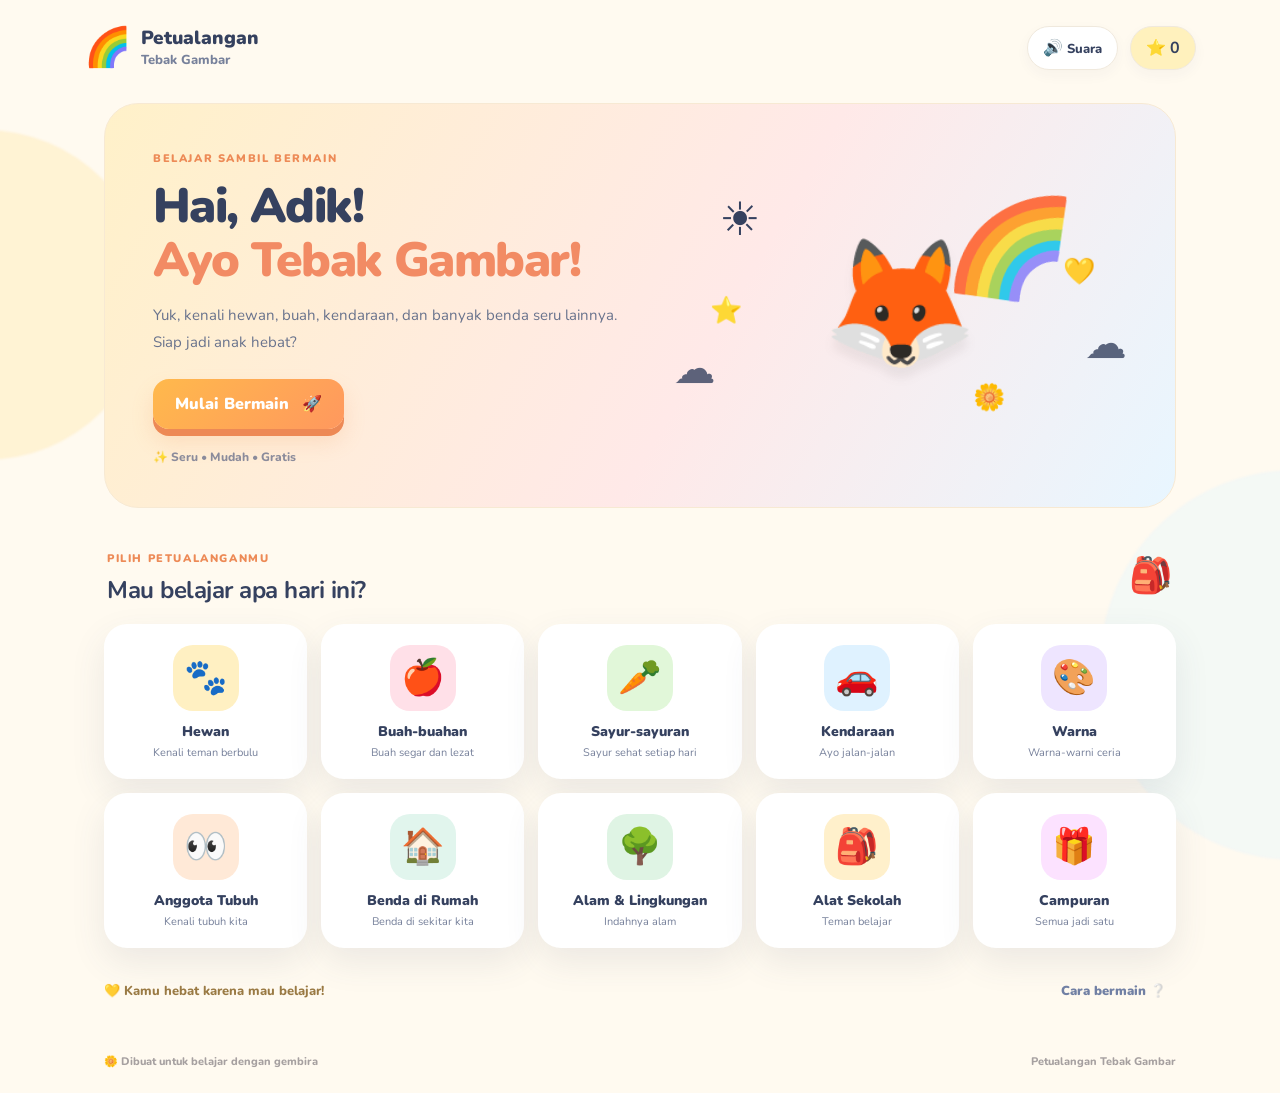
<file: petualangan_tebak_gambar/petualangan_tebak_gambar/index.html>
<!doctype html>
<html lang="id">
<head>
  <meta charset="utf-8">
  <meta name="viewport" content="width=device-width, initial-scale=1">
  <meta name="theme-color" content="#fff4d9">
  <title>Petualangan Tebak Gambar</title>
  <link rel="stylesheet" href="css/style.css">

<script src="../../ruang-ceria-config.js"></script>
<script src="../../ruang-ceria-client.js"></script>
</head>
<body>
  <div class="background-shape shape-one"></div><div class="background-shape shape-two"></div>
  <header class="topbar">
    <a class="brand" href="#" id="homeBrand" aria-label="Beranda">
      <span class="brand-icon">🌈</span><span><b>Petualangan</b><small>Tebak Gambar</small></span>
    </a>
    <div class="top-actions">
      <button class="icon-button" id="soundToggle" aria-label="Aktifkan atau matikan suara">🔊 <span>Suara</span></button>
      <div class="star-pill">⭐ <b id="totalStars">0</b></div>
    </div>
  </header>

  <main class="app-shell">
    <section id="homeScreen" class="screen active">
      <div class="hero">
        <div class="hero-copy">
          <span class="eyebrow">BELAJAR SAMBIL BERMAIN</span>
          <h1>Hai, Adik!<br><span>Ayo Tebak Gambar!</span></h1>
          <p>Yuk, kenali hewan, buah, kendaraan, dan banyak benda seru lainnya. Siap jadi anak hebat?</p>
          <button class="primary-button" id="startButton">Mulai Bermain <span>🚀</span></button>
          <div class="tiny-note">✨ Seru • Mudah • Gratis</div>
        </div>
        <div class="hero-art" aria-hidden="true">
          <div class="sun">☀️</div><div class="rainbow">🌈</div><div class="mascot">🦊</div>
          <div class="cloud cloud-a">☁️</div><div class="cloud cloud-b">☁️</div>
          <div class="floating f1">⭐</div><div class="floating f2">💛</div><div class="floating f3">🌼</div>
        </div>
      </div>
      <div class="section-heading"><div><span class="eyebrow">PILIH PETUALANGANMU</span><h2>Mau belajar apa hari ini?</h2></div><span class="heading-emoji">🎒</span></div>
      <div id="categoryGrid" class="category-grid"></div>
      <div class="home-bottom"><span>💛 Kamu hebat karena mau belajar!</span><button class="text-button" id="howToButton">Cara bermain ❔</button></div>
    </section>

    <section id="gameScreen" class="screen">
      <div class="game-topline">
        <button class="back-button" id="backHome">← Beranda</button>
        <span class="category-chip" id="currentCategory">🐾 Hewan</span>
        <span class="question-count" id="questionCount">Soal 1 dari 10</span>
      </div>
      <div class="progress-track"><div class="progress-fill" id="progressFill"></div></div>
      <div class="question-card">
        <span class="question-kicker">AYO PERHATIKAN!</span>
        <h2 id="questionText">Manakah gambar kucing?</h2>
        <button class="listen-button" id="listenButton">🔊 Dengarkan pertanyaan</button>
        <div class="picture-frame"><div id="questionPicture" class="question-picture" role="img" aria-label="Gambar pertanyaan">🐱</div><span class="picture-sparkle sparkle-a">✨</span><span class="picture-sparkle sparkle-b">✦</span></div>
        <p class="choose-label">Pilih jawaban yang benar, ya!</p>
        <div id="answerGrid" class="answer-grid"></div>
        <div id="feedback" class="feedback" aria-live="polite"></div>
        <div class="game-footer"><span>⭐ Bintang: <b id="roundStars">0</b></span><button id="nextButton" class="primary-button" disabled>Soal berikutnya →</button></div>
      </div>
    </section>

    <section id="resultScreen" class="screen">
      <div class="result-card">
        <div class="confetti-emoji">🎉 🌟 🎈</div>
        <div class="result-mascot">🦊</div>
        <span class="eyebrow">PETUALANGAN SELESAI</span>
        <h1 id="resultTitle">Hebat sekali!</h1>
        <p id="resultMessage">Kamu sudah berusaha dengan luar biasa.</p>
        <div class="result-stats">
          <div><span>📝</span><b id="resultCorrect">0/0</b><small>Jawaban benar</small></div>
          <div><span>⭐</span><b id="resultStars">0</b><small>Bintang didapat</small></div>
          <div><span>🎯</span><b id="resultAccuracy">0%</b><small>Ketepatan</small></div>
        </div>
        <button class="primary-button wide-button" id="playAgainButton">Main Lagi 🎮</button>
        <button class="secondary-button wide-button" id="chooseCategoryButton">Pilih Kategori Lain</button>
        <p class="save-status" id="saveStatus">Hasil permainan tersimpan di perangkat ini.</p>
      </div>
    </section>

    <section id="helpScreen" class="screen">
      <div class="help-card">
        <button class="back-button" id="helpBack">← Kembali</button>
        <div class="help-illustration">🧩</div><h1>Cara Bermain</h1>
        <div class="help-step"><span>1</span><p>Pilih kategori yang kamu suka.</p></div>
        <div class="help-step"><span>2</span><p>Perhatikan gambar dan dengarkan pertanyaannya.</p></div>
        <div class="help-step"><span>3</span><p>Tekan jawaban yang menurutmu benar.</p></div>
        <div class="help-step"><span>4</span><p>Kumpulkan bintang dan bersenang-senang!</p></div>
        <button class="primary-button wide-button" id="helpStart">Aku Siap! 🚀</button>
      </div>
    </section>
  </main>
  <footer><span>🌼 Dibuat untuk belajar dengan gembira</span><span>Petualangan Tebak Gambar</span></footer>
  <script src="js/app.js"></script>
</body>
</html>
</file>
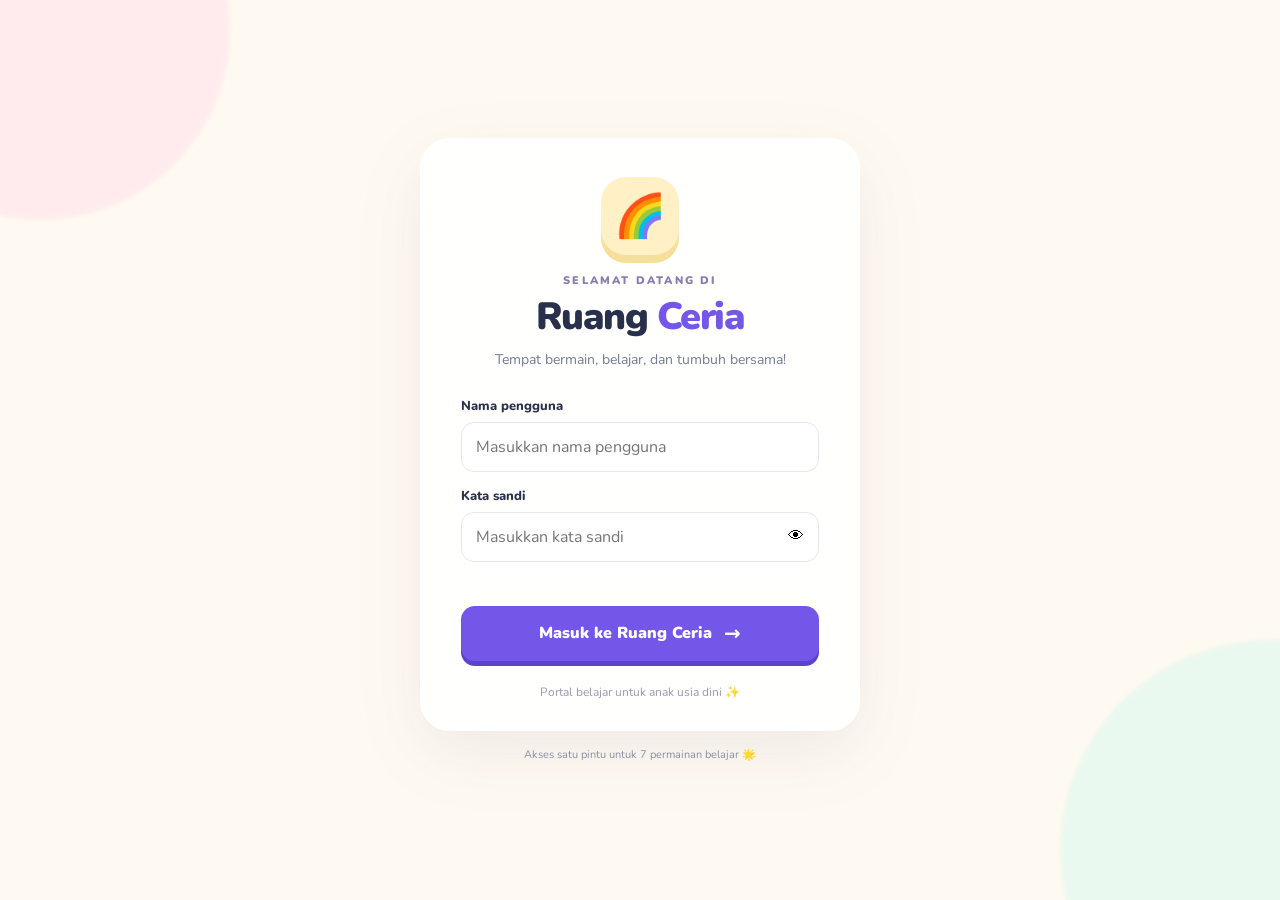
<file: laporan.html>
<!doctype html>
<html lang="id">
<head>
  <meta charset="utf-8">
  <meta name="viewport" content="width=device-width, initial-scale=1">
  <meta name="theme-color" content="#fff7e8">
  <title>Laporan Nilai — Ruang Ceria</title>
  <link rel="stylesheet" href="beranda/style.css">
  <link rel="stylesheet" href="laporan.css">

<script src="ruang-ceria-config.js"></script>
<script src="ruang-ceria-client.js"></script>
</head>
<body class="report-body">
  <header class="topbar report-topbar">
    <a class="brand" href="beranda/index.html"><span class="brand-icon">🌈</span><span>Ruang <b>Ceria</b><small>LAPORAN GURU</small></span></a>
    <div class="topbar-actions">
      <a class="logout-button" href="beranda/index.html">Kembali ke portal</a>
      <button id="reportLogout" class="logout-button" type="button">Keluar ↗</button>
    </div>
  </header>
  <main class="report-wrap">
    <div class="report-heading">
      <div><p class="eyebrow">PUSAT DATA PEMBELAJARAN</p><h1>Laporan Nilai <span>📊</span></h1>
      <p>Ringkasan hasil dari seluruh tujuh permainan Ruang Ceria.</p></div>
      <button id="refreshReport" class="primary-button" type="button">↻ Perbarui data</button>
    </div>
    <p id="reportStatus" class="report-status" role="status">Mengambil data dari Google Sheets...</p>
    <section class="report-metrics">
      <article><small>Total sesi tersimpan</small><strong id="metricSessions">—</strong></article>
      <article><small>Pemain terdaftar</small><strong id="metricPlayers">—</strong></article>
      <article><small>Total jawaban benar</small><strong id="metricCorrect">—</strong></article>
      <article><small>Total bintang</small><strong id="metricStars">—</strong></article>
    </section>
    <section class="report-card">
      <div class="report-filters">
        <label>Filter permainan<select id="gameFilter"><option value="">Semua game</option></select></label>
        <label>Cari pemain<input id="playerFilter" type="search" placeholder="Nama panggilan / ID pemain"></label>
      </div>
      <div class="table-scroll">
        <table class="report-table">
          <thead><tr><th>Waktu</th><th>Pemain</th><th>Kelas</th><th>Permainan</th><th>Benar</th><th>Skor</th><th>Bintang</th></tr></thead>
          <tbody id="reportRows"><tr><td colspan="7">Memuat...</td></tr></tbody>
        </table>
      </div>
      <p class="report-footnote">Data diambil dari tab Log_Permainan. ID pemain bersifat anonim dan dibuat per profil browser.</p>
    </section>
    <footer class="report-footer">🌼 Ruang Ceria — Belajar, bermain, bertumbuh.</footer>
  </main>
  <script src="laporan.js"></script>
</body>
</html>
</file>
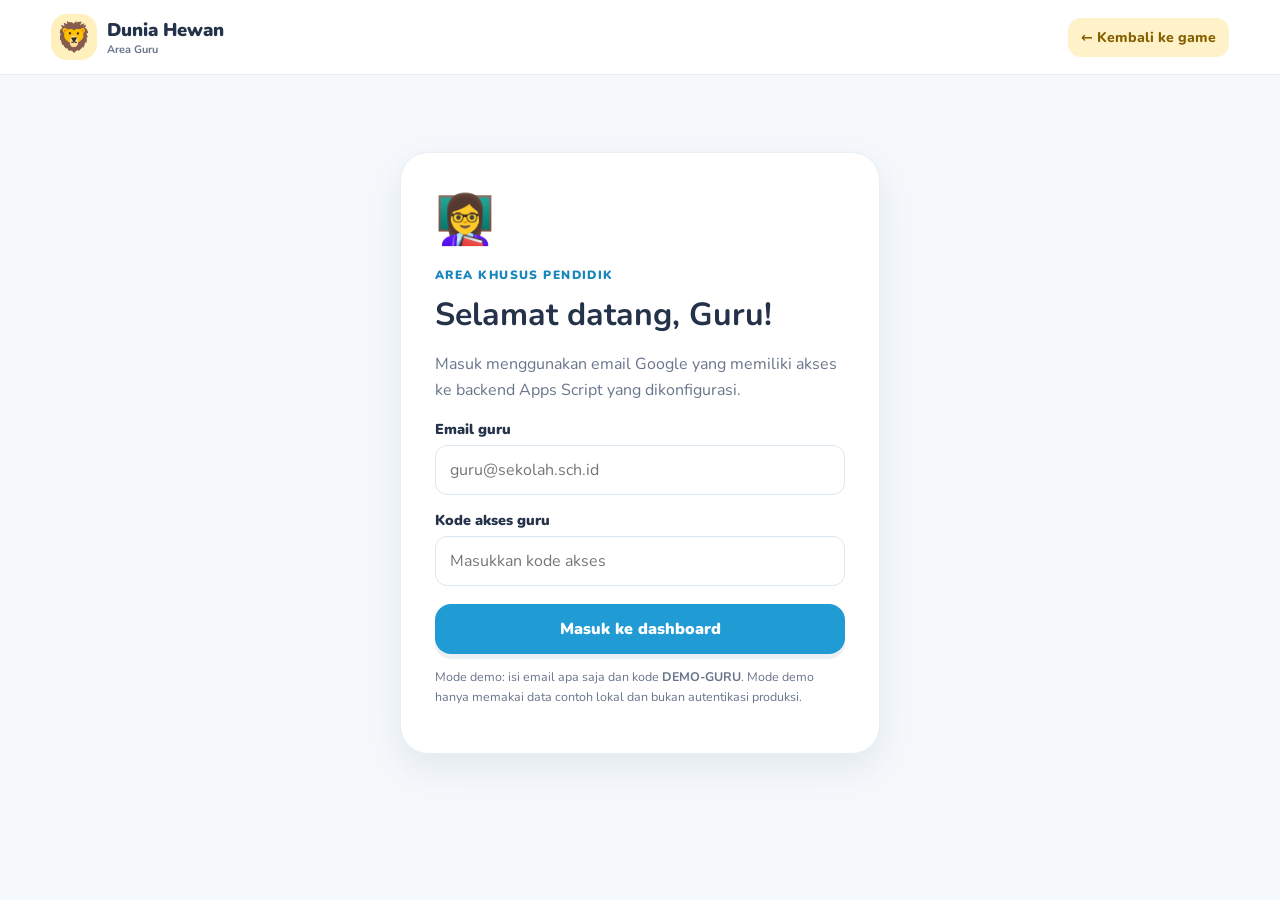
<file: dunia-hewan-3d/teacher.html>
<!doctype html>
<html lang="id">
<head>
  <meta charset="utf-8"><meta name="viewport" content="width=device-width, initial-scale=1">
  <title>Area Guru — Dunia Hewan 3D</title>
  <link href="https://fonts.googleapis.com/css2?family=Nunito:wght@400;600;700;800;900&display=swap" rel="stylesheet">
  <link rel="stylesheet" href="css/style.css">

<script src="../ruang-ceria-config.js"></script>
<script src="../ruang-ceria-client.js"></script>
</head>
<body class="teacher-body">
  <header class="topbar"><a class="brand" href="index.html"><span class="brand-icon">🦁</span><span>Dunia Hewan <small>Area Guru</small></span></a><div class="top-actions"><a class="teacher-link" href="index.html">← Kembali ke game</a></div></header>
  <main class="teacher-main">
    <section id="loginPanel" class="login-card">
      <div class="login-emoji">👩‍🏫</div><span class="eyebrow">AREA KHUSUS PENDIDIK</span><h1>Selamat datang, Guru!</h1>
      <p>Masuk menggunakan email Google yang memiliki akses ke backend Apps Script yang dikonfigurasi.</p>
      <label for="teacherEmail">Email guru</label><input id="teacherEmail" type="email" placeholder="guru@sekolah.sch.id" autocomplete="username">
      <label for="teacherToken">Kode akses guru</label><input id="teacherToken" type="password" placeholder="Masukkan kode akses" autocomplete="current-password">
      <button id="loginButton" class="btn btn-primary full">Masuk ke dashboard</button>
      <p class="small-note">Mode demo: isi email apa saja dan kode <b>DEMO-GURU</b>. Mode demo hanya memakai data contoh lokal dan bukan autentikasi produksi.</p>
      <p id="loginError" class="error-text" hidden></p>
    </section>
    <section id="dashboardPanel" hidden>
      <div class="section-heading"><div><span class="eyebrow">RINGKASAN PEMBELAJARAN</span><h1>Dashboard Guru 📊</h1><p>Pantau kegiatan belajar siswa dengan data yang tersimpan.</p></div><button class="btn btn-light" id="logoutButton">Keluar</button></div>
      <div class="notice" id="dataModeNotice">Mode demo: data di bawah adalah contoh. Hubungkan Apps Script untuk melihat data nyata.</div>
      <div class="metric-grid">
        <article class="metric-card"><span>👧 Siswa aktif</span><strong id="metricStudents">0</strong><small>Profil siswa terdaftar</small></article>
        <article class="metric-card"><span>🎮 Sesi permainan</span><strong id="metricSessions">0</strong><small>Total sesi tercatat</small></article>
        <article class="metric-card"><span>🎯 Rata-rata benar</span><strong id="metricAccuracy">0%</strong><small>Dari soal yang dijawab</small></article>
        <article class="metric-card"><span>⭐ Total bintang</span><strong id="metricStars">0</strong><small>Akumulasi skor demo/tercatat</small></article>
      </div>
      <div class="dashboard-columns">
        <section class="panel"><div class="panel-heading"><h2>Hasil terbaru</h2><button id="refreshButton" class="text-button">↻ Muat ulang</button></div><div class="table-scroll"><table><thead><tr><th>Tanggal</th><th>Siswa</th><th>Permainan</th><th>Benar</th><th>Skor</th></tr></thead><tbody id="resultsBody"></tbody></table></div></section>
        <section class="panel"><h2>Ringkasan permainan</h2><div id="gameBreakdown" class="breakdown"></div><p class="small-note">Persentase dihitung dari sesi yang tersedia. Gunakan laporan sebagai bahan pendampingan, bukan satu-satunya penilaian anak.</p></section>
      </div>
      <section class="panel report-panel"><div class="panel-heading"><div><h2>Laporan hasil belajar</h2><p>Filter dan unduh data dalam format CSV.</p></div><button id="exportButton" class="btn btn-primary">⬇ Ekspor CSV</button></div>
        <div class="filters"><label>Nama siswa<input id="filterStudent" placeholder="Cari nama"></label><label>Permainan<select id="filterGame"><option value="">Semua permainan</option></select></label></div>
        <div class="table-scroll"><table><thead><tr><th>Tanggal</th><th>Siswa</th><th>Permainan</th><th>Soal</th><th>Benar</th><th>Akurasi</th><th>Skor</th></tr></thead><tbody id="reportBody"></tbody></table></div>
      </section>
    </section>
  </main>
  <div class="toast" id="toast" role="status" aria-live="polite"></div>
  <script src="js/config.js"></script><script src="js/teacher.js"></script>
</body>
</html>
</file>
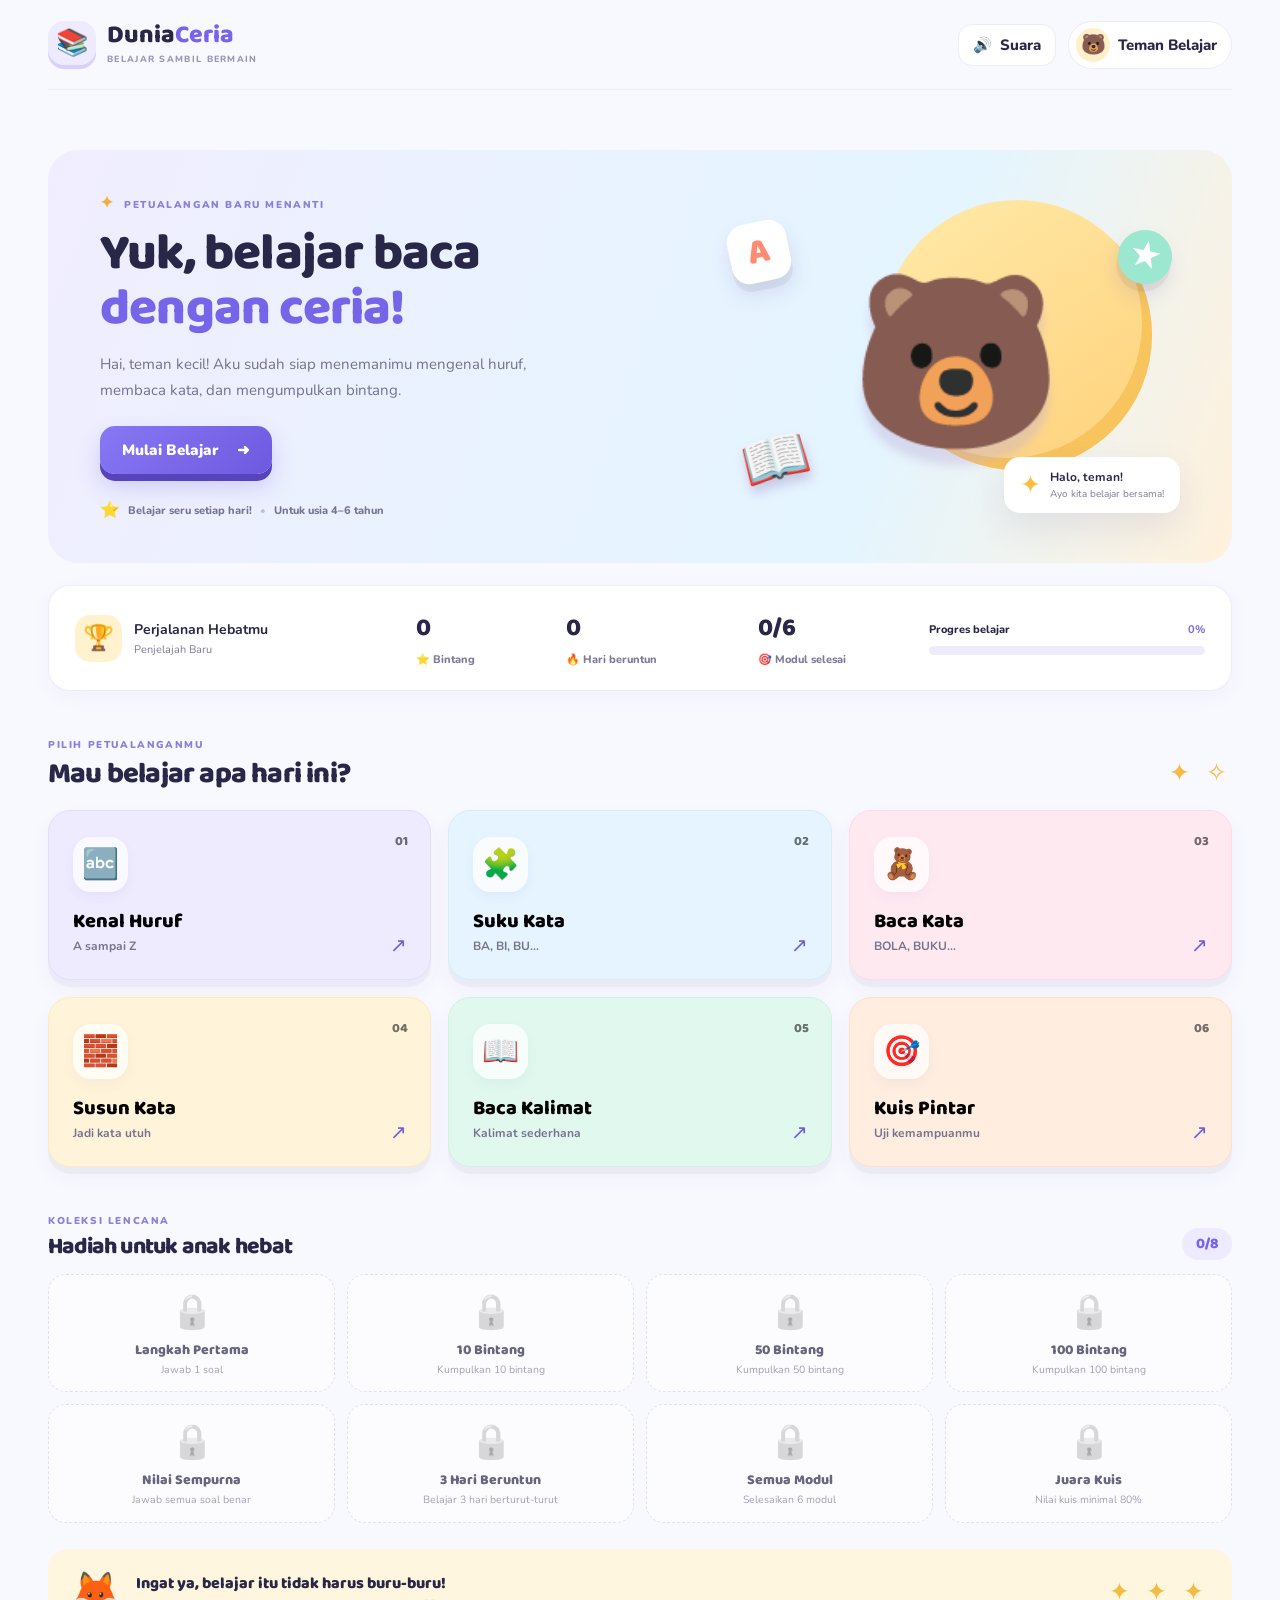
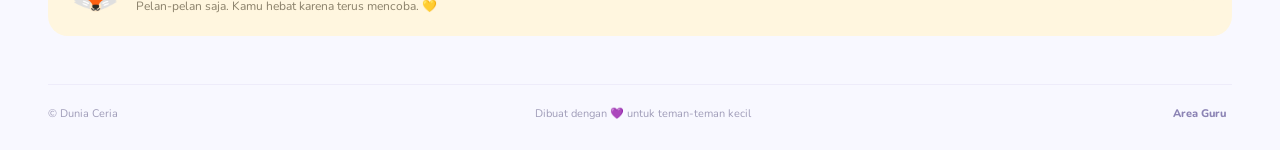
<file: DuniaCeria_BelajarBaca/Preview.html>
<!DOCTYPE html>
<html lang="id">
<head>
  <base target="_top">
  <meta charset="utf-8">
  <meta name="viewport" content="width=device-width, initial-scale=1">
  <meta name="theme-color" content="#7c6cf2">
  <meta name="description" content="Game belajar membaca untuk anak TK: huruf, suku kata, kata, dan kalimat.">
  <title>Dunia Ceria — Belajar Baca</title>
  <link rel="preconnect" href="https://fonts.googleapis.com">
  <link rel="preconnect" href="https://fonts.gstatic.com" crossorigin>
  <link href="https://fonts.googleapis.com/css2?family=Baloo+2:wght@400;500;600;700;800&family=Nunito:wght@400;600;700;800;900&display=swap" rel="stylesheet">
  <style>
:root{--ink:#292747;--muted:#7d7b98;--purple:#7765e9;--purple-dark:#5f4bd2;--bg:#f8f8ff;--white:#fff;--shadow:0 14px 35px rgba(67,56,135,.10);--line:#eeecfa}
*{box-sizing:border-box}html{scroll-behavior:smooth}body{margin:0;background:var(--bg);color:var(--ink);font-family:'Nunito',sans-serif;font-size:15px}button,input{font:inherit}button{cursor:pointer}button:focus-visible,input:focus-visible{outline:3px solid #f6bd4a;outline-offset:3px}.app-shell{max-width:1240px;margin:auto;padding:0 28px}.topbar{height:90px;display:flex;align-items:center;justify-content:space-between;border-bottom:1px solid #eeedf7}.brand{display:flex;align-items:center;gap:11px;color:var(--ink);font-family:'Baloo 2',sans-serif;font-size:25px;font-weight:800;text-decoration:none;line-height:.9}.brand-mark{display:grid;place-items:center;width:48px;height:48px;border-radius:16px;background:#eeeaff;box-shadow:inset 0 -4px #d9d0ff;font-size:26px}.brand-purple{color:var(--purple)}.brand small{display:block;font:800 9px 'Nunito',sans-serif;letter-spacing:1.3px;color:#9995b8;margin-top:7px}.top-actions{display:flex;gap:12px;align-items:center}.icon-btn,.profile-pill{border:1px solid var(--line);background:white;border-radius:14px;padding:10px 14px;color:var(--ink);font-weight:800;display:flex;align-items:center;gap:8px}.profile-pill{border-radius:30px;padding:6px 14px 6px 7px}.avatar-mini{display:grid;place-items:center;width:34px;height:34px;background:#fff0c9;border-radius:50%;font-size:20px}.view{display:none;padding:32px 0 48px}.view.active{display:block}.hero{min-height:380px;border-radius:30px;background:linear-gradient(110deg,#f0edff,#e4f5ff 70%,#fff1dc);display:grid;grid-template-columns:1.15fr .85fr;overflow:hidden;position:relative;padding:42px 52px;margin-top:28px}.hero-copy{position:relative;z-index:2;align-self:center}.eyebrow{font-size:10px;letter-spacing:1.6px;font-weight:900;color:#8c81d9}.sparkle{color:#f6ad39;font-size:16px;margin-right:5px}.hero h1,.game-heading h2,.section-heading h2,.result-card h2{font:800 clamp(34px,4vw,52px)/1.08 'Baloo 2',sans-serif;letter-spacing:-.8px;margin:13px 0}.hero h1 span{color:var(--purple)}.hero-copy p{max-width:440px;color:#74728f;line-height:1.75;font-size:15px;margin:0 0 23px}.primary-btn{border:0;border-radius:15px;background:linear-gradient(135deg,#8878f4,#6d59df);color:white;font-weight:900;padding:14px 22px;box-shadow:0 7px 0 #5744bd,0 12px 22px #8474e64d;display:inline-flex;align-items:center;justify-content:center;gap:18px;transition:transform .15s,box-shadow .15s}.primary-btn:hover{transform:translateY(-2px);box-shadow:0 9px 0 #5744bd,0 15px 24px #8474e64d}.primary-btn:active{transform:translateY(3px);box-shadow:0 3px 0 #5744bd}.hero-proof{display:flex;align-items:center;gap:8px;color:#777494;font-size:11px;font-weight:800;margin-top:25px}.hero-proof>span:first-child{font-size:16px}.proof-dot{color:#c2bddf}.hero-art{position:relative;display:grid;place-items:center;min-height:290px}.sun-disc{position:absolute;width:270px;height:270px;border-radius:50%;background:linear-gradient(145deg,#ffeaa9,#ffd17a);right:28px;top:8px;box-shadow:inset -10px -12px #f8c45d}.hero-bear{font-size:170px;filter:drop-shadow(0 16px 5px #b9a6d55c);position:relative;z-index:2;transform:translate(5px,7px);animation:bob 3s ease-in-out infinite}.float-shape{position:absolute;z-index:3;font-family:'Baloo 2';font-weight:900;display:grid;place-items:center;box-shadow:0 8px 0 #0000000d,0 12px 20px #7464b329;transform:rotate(-12deg)}.shape-one{width:60px;height:60px;background:#fff;border-radius:18px;color:#ff8b70;font-size:35px;left:8px;top:30px}.shape-two{right:8px;top:38px;background:#9be7cf;color:white;border-radius:50%;width:54px;height:54px;font-size:32px;transform:rotate(12deg)}.book-float{position:absolute;left:20px;bottom:25px;font-size:55px;transform:rotate(-15deg);filter:drop-shadow(0 8px 6px #8472b555)}.hero-caption{position:absolute;right:0;bottom:8px;z-index:4;display:flex;align-items:center;gap:9px;background:white;border-radius:16px;padding:11px 16px;box-shadow:var(--shadow)}.caption-star{font-size:25px;color:#ffbd3f}.hero-caption b,.hero-caption small{display:block}.hero-caption b{font-size:12px}.hero-caption small{font-size:10px;color:var(--muted);margin-top:2px}.progress-strip{display:grid;grid-template-columns:1.4fr .65fr .8fr 1.3fr;align-items:center;gap:22px;background:white;border:1px solid var(--line);border-radius:22px;padding:22px 26px;margin:22px 0 42px;box-shadow:0 6px 20px #5b4db30a}.progress-intro{display:flex;align-items:center;gap:12px}.progress-icon{width:47px;height:47px;border-radius:15px;background:#fff3cf;display:grid;place-items:center;font-size:25px}.progress-intro b,.progress-intro small{display:block}.progress-intro b{font-size:14px}.progress-intro small{color:var(--muted);font-size:11px;margin-top:3px}.progress-stat strong{font:800 25px 'Baloo 2';display:block}.progress-stat span{font-size:11px;color:var(--muted);font-weight:800}.meter-label{display:flex;justify-content:space-between;font-size:11px;font-weight:800;margin-bottom:9px}.meter-label b{color:var(--purple)}.meter-track,.mini-track{height:9px;border-radius:20px;background:#eeecfa;overflow:hidden}.meter-fill{width:0;height:100%;border-radius:20px;background:linear-gradient(90deg,#8d7af5,#5ed4b4);transition:width .4s}.section-heading{display:flex;justify-content:space-between;align-items:end;margin-bottom:20px}.section-heading h2{font-size:29px;margin:6px 0 0}.heading-doodle{color:#f5bc43;font-size:25px;letter-spacing:5px}.module-grid{display:grid;grid-template-columns:repeat(3,1fr);gap:17px}.module-card{min-height:170px;position:relative;border:1px solid transparent;border-radius:22px;text-align:left;padding:23px 24px;overflow:hidden;transition:transform .2s,box-shadow .2s;box-shadow:0 7px 0 #00000008,0 10px 22px #5448a10b}.module-card:hover{transform:translateY(-4px);box-shadow:0 12px 25px #5448a11a}.module-emoji{display:grid;place-items:center;width:55px;height:55px;border-radius:18px;background:#ffffffb8;font-size:30px;box-shadow:0 5px 12px #554b8b0d}.module-number{position:absolute;right:22px;top:20px;font:800 13px 'Baloo 2';opacity:.55}.module-card b,.module-card small{display:block;position:relative;z-index:1}.module-card b{font:800 20px 'Baloo 2';margin-top:13px}.module-card small{font-size:12px;color:#77748f;margin-top:1px;font-weight:700}.card-arrow{position:absolute;right:23px;bottom:20px;font-size:20px;color:#6f60d8}.card-purple{background:#eeeaff;border-color:#e4ddff}.card-blue{background:#e5f4ff;border-color:#d8ecfc}.card-pink{background:#ffe9f1;border-color:#ffdae7}.card-yellow{background:#fff4d9;border-color:#ffebbb}.card-green{background:#e1f8ef;border-color:#d0f1e3}.card-orange{background:#ffede0;border-color:#ffe0c8}.bottom-banner{margin-top:26px;border-radius:20px;background:#fff6df;padding:17px 23px;display:flex;align-items:center;gap:16px;position:relative;overflow:hidden}.banner-mascot{font-size:39px}.bottom-banner b{font:800 16px 'Baloo 2'}.bottom-banner p{margin:2px 0 0;color:#8a806a;font-size:12px}.banner-stars{margin-left:auto;color:#f4bd42;font-size:25px;letter-spacing:5px}.game-top{display:flex;align-items:center;gap:22px;margin:4px 0 28px}.back-btn,.secondary-btn{background:white;border:1px solid var(--line);border-radius:13px;padding:11px 15px;color:var(--ink);font-weight:900}.game-progress{flex:1;max-width:400px;font-size:11px;font-weight:900;color:#8a86a8}.mini-track{height:7px;margin-top:6px}.mini-track div{height:100%;width:0;background:#7d6bec;border-radius:10px;transition:width .3s}.game-stars{margin-left:auto;background:#fff1c8;padding:10px 15px;border-radius:13px;font-weight:900}.game-heading{text-align:center;margin:0 auto 22px}.game-heading h2{font-size:36px;margin:7px 0}.game-heading p{color:var(--muted);margin:0}.game-content{max-width:780px;min-height:300px;margin:auto;background:white;border:1px solid var(--line);border-radius:26px;padding:28px;box-shadow:var(--shadow);display:flex;align-items:center;justify-content:center}.learning-card{text-align:center;width:100%}.big-letter{font:800 clamp(78px,13vw,120px)/1 'Baloo 2';color:#7663e5;text-shadow:0 6px 0 #e0d9ff;display:block;margin:10px 0}.little-letter{font:800 34px 'Baloo 2';color:#b5aaf8}.object-emoji{font-size:75px;display:block;margin:5px}.learning-name{font:800 25px 'Baloo 2';margin:8px 0}.hint-text{color:var(--muted);font-size:13px}.choice-grid{display:grid;grid-template-columns:repeat(2,minmax(100px,1fr));gap:13px;width:100%;max-width:540px;margin:22px auto 0}.choice-btn{background:#f5f2ff;border:2px solid #e8e2ff;border-radius:17px;min-height:76px;padding:14px;font:800 25px 'Baloo 2';color:#5548b7;transition:.15s}.choice-btn:hover{transform:translateY(-2px);border-color:#9d90f6}.choice-btn.correct{background:#dcf9ed;border-color:#55cba0;color:#167c5a}.choice-btn.wrong{background:#fff0ed;border-color:#ff9b8b;color:#b84d42}.choice-btn:disabled{cursor:default}.word-image{font-size:80px}.syllable-row{display:flex;gap:10px;justify-content:center;flex-wrap:wrap;margin:18px 0}.syllable-chip{background:#fff1c9;border-radius:14px;padding:12px 18px;font:800 27px 'Baloo 2';box-shadow:0 4px 0 #f0d991}.answer-slots{display:flex;gap:8px;justify-content:center;flex-wrap:wrap;min-height:55px;margin:18px 0}.answer-slot{min-width:72px;min-height:52px;border:2px dashed #c9c1f6;border-radius:13px;display:grid;place-items:center;padding:7px;color:#6b5bd1;font:800 22px 'Baloo 2'}.answer-slot.filled{border-style:solid;background:#eeeaff}.feedback{min-height:35px;text-align:center;font-weight:900;font-size:14px;padding:10px}.feedback.good{color:#15966a}.feedback.bad{color:#c76855}.game-footer{display:flex;justify-content:center;gap:14px;margin:5px auto 0}.game-footer .primary-btn{min-width:150px}.secondary-btn{padding:13px 18px}.result-card{max-width:540px;margin:35px auto;background:white;border:1px solid var(--line);border-radius:30px;padding:38px;text-align:center;box-shadow:var(--shadow);position:relative;overflow:hidden}.result-confetti{font-size:25px;letter-spacing:8px}.result-trophy{font-size:85px;margin:15px 0 8px;filter:drop-shadow(0 7px 5px #edc34d55)}.result-card h2{font-size:42px;margin:8px}.result-card p{color:var(--muted);line-height:1.6}.result-score{display:flex;justify-content:center;gap:35px;margin:24px 0}.result-score strong,.result-score span{display:block}.result-score strong{font:800 32px 'Baloo 2';color:#6f5cdd}.result-score span{font-size:11px;color:var(--muted);font-weight:800}.text-btn{display:block;border:0;background:transparent;color:#6c5bd7;font-weight:900;margin:19px auto 0;padding:8px}.teacher-content{max-width:760px;margin:auto}.teacher-login{max-width:390px;margin:auto;background:white;padding:30px;border:1px solid var(--line);border-radius:24px;text-align:center;box-shadow:var(--shadow)}.teacher-login>span{font-size:45px}.teacher-login h3{font:800 24px 'Baloo 2';margin:8px}.teacher-login p{color:var(--muted);font-size:13px}.teacher-login input{width:100%;border:1px solid #dedaf2;border-radius:12px;padding:13px;margin:10px 0 18px;text-align:center;letter-spacing:4px}.teacher-login .primary-btn{width:100%}.error-text{color:#c75252!important}.dashboard-stats{display:grid;grid-template-columns:repeat(3,1fr);gap:12px;margin-bottom:20px}.dashboard-stat{background:white;border:1px solid var(--line);border-radius:17px;padding:18px;text-align:center}.dashboard-stat strong{display:block;font:800 28px 'Baloo 2';color:#6f5cdd}.dashboard-stat span{font-size:11px;color:var(--muted);font-weight:800}.history-box{background:white;border:1px solid var(--line);border-radius:20px;padding:18px;overflow:auto}.history-box h3{font:800 20px 'Baloo 2';margin:0 0 12px}.history-table{width:100%;border-collapse:collapse;font-size:12px}.history-table th,.history-table td{text-align:left;padding:11px;border-bottom:1px solid var(--line);white-space:nowrap}.history-table th{color:#77728f}.empty-state{padding:22px;text-align:center;color:var(--muted)}footer{display:flex;align-items:center;gap:18px;padding:20px 0 28px;border-top:1px solid var(--line);font-size:11px;color:#a09db9}footer span:nth-child(2){margin:auto}.footer-link{border:0;background:none;color:#8c84b5;font-size:11px;font-weight:800}.toast{position:fixed;bottom:22px;left:50%;transform:translate(-50%,20px);background:#302c51;color:white;padding:12px 18px;border-radius:14px;box-shadow:var(--shadow);opacity:0;pointer-events:none;transition:.25s;z-index:99;font-weight:800;font-size:13px}.toast.show{opacity:1;transform:translate(-50%,0)}@keyframes bob{0%,100%{transform:translate(5px,7px) rotate(-2deg)}50%{transform:translate(5px,-4px) rotate(2deg)}}@media(max-width:850px){.app-shell{padding:0 17px}.hero{padding:32px;grid-template-columns:1fr .8fr}.hero-bear{font-size:130px}.sun-disc{width:220px;height:220px;right:0}.progress-strip{grid-template-columns:1fr 1fr;gap:18px}.progress-meter{grid-column:1/-1}.module-grid{grid-template-columns:repeat(2,1fr)}}@media(max-width:560px){.app-shell{padding:0 12px}.topbar{height:75px}.brand{font-size:20px}.brand-mark{width:40px;height:40px;font-size:22px}.brand small{font-size:7px}.top-actions{gap:6px}.icon-btn{padding:9px}.icon-btn span{display:none}.profile-pill{padding:5px 9px 5px 5px;font-size:11px}.avatar-mini{width:29px;height:29px}.view{padding-top:18px}.hero{margin-top:8px;padding:25px 21px 210px;display:block;min-height:540px}.hero h1{font-size:39px}.hero-copy p{font-size:13px}.hero-art{position:absolute;bottom:0;left:0;right:0;height:235px;min-height:0}.sun-disc{width:195px;height:195px;top:8px;right:calc(50% - 105px)}.hero-bear{font-size:135px;transform:translate(0,0)}.shape-one{left:calc(50% - 140px);top:20px}.shape-two{right:calc(50% - 145px);top:18px}.book-float{left:calc(50% - 145px);bottom:20px;font-size:40px}.hero-caption{right:15px;bottom:10px;padding:8px 10px}.progress-strip{padding:17px;gap:15px;margin-bottom:32px}.progress-intro{grid-column:1/-1}.progress-stat strong{font-size:23px}.section-heading h2{font-size:25px}.module-grid{gap:11px}.module-card{padding:16px;min-height:155px;border-radius:18px}.module-emoji{width:46px;height:46px;font-size:25px;border-radius:14px}.module-card b{font-size:17px;margin-top:10px}.module-card small{font-size:10px}.module-number{right:14px;top:15px;font-size:11px}.card-arrow{right:14px;bottom:13px}.bottom-banner{padding:14px;gap:10px}.banner-mascot{font-size:30px}.bottom-banner b{font-size:13px}.bottom-banner p{font-size:10px}.banner-stars{display:none}.game-top{gap:10px;flex-wrap:wrap}.game-progress{order:3;flex-basis:100%;max-width:none}.game-stars{padding:8px 10px}.game-heading h2{font-size:31px}.game-heading p{font-size:12px}.game-content{padding:19px 13px;min-height:320px;border-radius:21px}.choice-grid{gap:9px}.choice-btn{min-height:65px;font-size:22px;padding:9px}.game-footer{gap:9px}.game-footer button{padding:12px 14px;font-size:12px}.result-card{padding:28px 19px;margin-top:10px}.result-score{gap:24px}.dashboard-stats{grid-template-columns:1fr}.history-box{padding:12px}footer{flex-wrap:wrap;gap:10px}footer span:nth-child(2){order:3;flex-basis:100%;margin:0} }
@media(prefers-reduced-motion:reduce){*,*::before,*::after{animation-duration:.01ms!important;transition-duration:.01ms!important;scroll-behavior:auto!important}}
</style>

<style>
/* ===== Penyempurnaan v2 ===== */
html{-webkit-text-size-adjust:100%}button{touch-action:manipulation;-webkit-tap-highlight-color:transparent}
main:focus{outline:none}
.sr-only{position:absolute;width:1px;height:1px;overflow:hidden;clip:rect(0 0 0 0);white-space:nowrap}
.skip-link{position:absolute;left:12px;top:-60px;background:#292747;color:#fff;padding:10px 14px;border-radius:10px;z-index:200;font-weight:800;text-decoration:none}
.skip-link:focus{top:10px}
.noscript{margin:18px 0;padding:14px;border-radius:14px;background:#fff1c8;font-weight:800;text-align:center}
.progress-strip{grid-template-columns:1.5fr .6fr .8fr .7fr 1.3fr}
.progress-stat strong{font:800 25px 'Baloo 2'}
.primary-btn:disabled{opacity:.45;cursor:not-allowed;transform:none;box-shadow:0 4px 0 #5744bd}
.primary-btn.ready{animation:pulse 1.4s ease-in-out infinite}
@keyframes pulse{0%,100%{box-shadow:0 7px 0 #5744bd,0 12px 22px #8474e64d}50%{box-shadow:0 7px 0 #5744bd,0 0 0 8px #8474e62e}}
.module-done{position:absolute;right:54px;top:17px;background:#ffffffd9;color:#167c5a;font-size:11px;font-weight:900;padding:4px 10px;border-radius:20px}
.module-card[hidden],.module-done[hidden]{display:none}
.section-heading.small{margin-bottom:14px}.section-heading.small h2{font-size:23px}
.badge-shelf{margin-top:42px}
.badge-count{font:800 15px 'Baloo 2';color:var(--purple);background:#eeeaff;border-radius:20px;padding:4px 14px}
.badge-grid{display:grid;grid-template-columns:repeat(4,1fr);gap:12px}
.badge-item{background:#fff;border:1px dashed #d9d4f3;border-radius:18px;padding:14px 10px;text-align:center;opacity:.7}
.badge-item.earned{border-style:solid;border-color:#ffe2a0;background:linear-gradient(180deg,#fffaf0,#fff);opacity:1;box-shadow:0 6px 16px #f1b94a24}
.badge-icon{display:block;font-size:34px;margin-bottom:4px}.badge-item:not(.earned) .badge-icon{filter:grayscale(1);opacity:.6}
.badge-item b{display:block;font:800 14px 'Baloo 2'}.badge-item small{display:block;font-size:10.5px;color:var(--muted);margin-top:2px;line-height:1.35}
.key-hint{text-align:center;font-size:11px;color:#a09db9;margin:14px 0 0}
.learning-card .hint-text{display:block;font-size:15px;font-weight:800;color:#6b6890}
.choice-btn:disabled:not(.correct):not(.wrong){opacity:.45}
.choice-btn:active:not(:disabled){transform:scale(.97)}
.choice-btn.correct{animation:pop .35s ease}
.choice-btn.wrong{animation:shake .35s ease}
@keyframes pop{50%{transform:scale(1.07)}}
@keyframes shake{25%{transform:translateX(-6px)}75%{transform:translateX(6px)}}
.emoji-opt{font-size:46px;line-height:1;display:block}
.choice-grid.emoji-grid .choice-btn{min-height:96px}
.parts-grid{grid-template-columns:repeat(auto-fit,minmax(90px,1fr))}
.word-big{display:block;font:800 clamp(44px,9vw,72px)/1.1 'Baloo 2';color:#7663e5;letter-spacing:3px;margin:14px 0 4px;text-shadow:0 5px 0 #e0d9ff}
.listen-big{display:grid;place-items:center;margin:16px auto 4px;width:110px;height:110px;border:0;border-radius:50%;background:linear-gradient(135deg,#8d7af5,#6d59df);font-size:50px;box-shadow:0 8px 0 #5744bd,0 14px 24px #8474e64d;transition:transform .15s}
.listen-big:active{transform:translateY(4px);box-shadow:0 3px 0 #5744bd}
.sentence{display:flex;flex-wrap:wrap;gap:6px 10px;justify-content:center;margin:16px 0 4px}
.sent-word{border:0;background:#fff1c9;border-radius:12px;padding:8px 14px;font:800 clamp(22px,5vw,32px) 'Baloo 2';color:#5a4a1b;box-shadow:0 4px 0 #f0d991;transition:background .15s,transform .15s}
.sent-word.reading{background:#ffd75a;transform:scale(1.08)}
.answer-slot{background:transparent;font-family:'Baloo 2',sans-serif;cursor:pointer}
.answer-slot.filled{background:#eeeaff}.answer-slot.wrong{background:#fff0ed;border-color:#ff9b8b;color:#b84d42}
.answer-slot:disabled{cursor:default}
.confetti{position:absolute;inset:0;pointer-events:none;overflow:hidden}
.confetti span{position:absolute;top:-30px;font-size:24px;opacity:0;animation:fall 2.4s ease-in forwards}
@keyframes fall{0%{transform:translateY(0) rotate(0);opacity:1}100%{transform:translateY(520px) rotate(360deg);opacity:0}}
.result-rating{font-size:42px;letter-spacing:6px;color:#e4e0f4;margin:2px 0 8px}.result-rating .on{color:#ffbd3f;text-shadow:0 3px 0 #f0d991}
.result-badges{display:flex;gap:8px;justify-content:center;flex-wrap:wrap;margin-bottom:18px}
.result-badge{background:#fff1c8;border-radius:20px;padding:6px 14px;font-weight:900;font-size:12px}
.retry-btn{display:block;margin:0 auto 14px}.retry-btn[hidden]{display:none}
.text-btn.danger{color:#c75252}
.teacher-login .sr-only{position:absolute}
.history-box{margin-bottom:16px}
.cat-row{display:grid;grid-template-columns:110px 1fr 44px 36px;gap:10px;align-items:center;margin:9px 0;font-size:12px;font-weight:800}
.cat-bar{height:10px;border-radius:20px;background:#eeecfa;overflow:hidden}.cat-bar i{display:block;height:100%;background:linear-gradient(90deg,#8d7af5,#5ed4b4);border-radius:20px}
.cat-row small{color:var(--muted)}
.teacher-actions{display:flex;gap:10px;justify-content:center}
.modal{position:fixed;inset:0;background:#292747a6;display:grid;place-items:center;padding:16px;z-index:150}
.modal[hidden]{display:none}
.modal-card{position:relative;width:100%;max-width:400px;max-height:92vh;overflow:auto;background:#fff;border-radius:26px;padding:28px 24px;box-shadow:0 24px 60px #29274766}
.modal-card h3{font:800 24px 'Baloo 2';margin:0 0 14px}
.modal-close{position:absolute;right:14px;top:14px;border:0;background:#f3f1fb;width:36px;height:36px;border-radius:50%;font-weight:900;color:var(--ink)}
.field-label{display:block;font-size:12px;font-weight:900;color:#6b6890;margin:12px 0 6px}
.modal-card input{width:100%;border:1px solid #dedaf2;border-radius:12px;padding:12px;font-size:16px}
.avatar-grid{display:grid;grid-template-columns:repeat(4,1fr);gap:8px}
.avatar-opt{border:2px solid #eeecfa;background:#faf9ff;border-radius:16px;font-size:32px;padding:8px 0}
.avatar-opt.selected{border-color:#7765e9;background:#eeeaff;box-shadow:0 4px 0 #d9d0ff}
.code-box{margin-top:16px;background:#f5f2ff;border-radius:14px;padding:10px 14px;display:flex;justify-content:space-between;align-items:center}
.code-box small{font-weight:800;color:var(--muted)}.code-box b{font:800 17px 'Baloo 2';letter-spacing:2px;color:#5f4bd2}
.modal-note{font-size:11.5px;color:var(--muted);line-height:1.55;margin:12px 0 6px}
.modal-actions{display:flex;flex-direction:column;gap:6px;align-items:stretch}
.modal-actions .primary-btn{width:100%}
@media(max-width:850px){.badge-grid{grid-template-columns:repeat(2,1fr)}.progress-strip{grid-template-columns:1fr 1fr 1fr}.progress-intro,.progress-meter{grid-column:1/-1}}
@media(max-width:560px){.icon-btn #soundIcon{display:inline}.cat-row{grid-template-columns:80px 1fr 40px}.cat-row small{display:none}.module-done{right:42px;top:13px;font-size:10px;padding:3px 8px}.emoji-opt{font-size:40px}.listen-big{width:96px;height:96px;font-size:42px}}
@media(prefers-reduced-motion:reduce){.primary-btn.ready,.choice-btn.correct,.choice-btn.wrong,.hero-bear{animation:none!important}.confetti{display:none}}
</style>


<script src="../ruang-ceria-config.js"></script>
<script src="../ruang-ceria-client.js"></script>
</head>
<body>
  <a class="skip-link" href="#main">Lewati ke konten</a>
  <div class="app-shell">
    <header class="topbar">
      <a class="brand" href="#" id="homeBrand" aria-label="Kembali ke beranda">
        <span class="brand-mark">📚</span><span>Dunia<span class="brand-purple">Ceria</span><small>BELAJAR SAMBIL BERMAIN</small></span>
      </a>
      <div class="top-actions">
        <button class="icon-btn" id="soundToggle" aria-label="Matikan suara" aria-pressed="true"><span id="soundIcon" aria-hidden="true">🔊</span> <span>Suara</span></button>
        <button class="profile-pill" id="profileButton" aria-haspopup="dialog"><span class="avatar-mini" id="profileAvatar">🐻</span><span id="profileLabel">Teman Belajar</span></button>
      </div>
    </header>

    <noscript><div class="noscript">Game ini membutuhkan JavaScript. Mohon aktifkan JavaScript di browser Anda.</div></noscript>

    <main id="main" tabindex="-1">
      <section id="homeView" class="view active" aria-label="Beranda">
        <div class="hero">
          <div class="hero-copy">
            <span class="eyebrow"><span class="sparkle">✦</span> PETUALANGAN BARU MENANTI</span>
            <h1>Yuk, belajar baca<br><span>dengan ceria!</span></h1>
            <p id="heroHello">Hai, teman kecil! Bimo sudah siap menemanimu mengenal huruf, membaca kata, dan mengumpulkan bintang.</p>
            <button class="primary-btn" id="startLearning">Mulai Belajar <span>➜</span></button>
            <div class="hero-proof"><span>⭐</span><span>Belajar seru setiap hari!</span><span class="proof-dot">•</span><span>Untuk usia 4–6 tahun</span></div>
          </div>
          <div class="hero-art" role="img" aria-label="Maskot beruang belajar">
            <div class="sun-disc"></div><div class="float-shape shape-one">A</div><div class="float-shape shape-two">★</div>
            <div class="book-float">📖</div><div class="hero-bear" id="heroBear">🐻</div>
            <div class="hero-caption"><span class="caption-star">✦</span><div><b>Halo, teman!</b><small>Ayo kita belajar bersama!</small></div></div>
          </div>
        </div>

        <section class="progress-strip" aria-label="Ringkasan progres">
          <div class="progress-intro"><span class="progress-icon">🏆</span><div><b>Perjalanan Hebatmu</b><small id="levelTitle">Penjelajah Baru</small></div></div>
          <div class="progress-stat"><strong id="homeStars">0</strong><span>⭐ Bintang</span></div>
          <div class="progress-stat"><strong id="homeStreak">0</strong><span>🔥 Hari beruntun</span></div>
          <div class="progress-stat"><strong id="homeDone">0/6</strong><span>🎯 Modul selesai</span></div>
          <div class="progress-meter"><div class="meter-label"><span>Progres belajar</span><b id="progressPercent">0%</b></div><div class="meter-track" role="progressbar" aria-label="Progres belajar" aria-valuemin="0" aria-valuemax="100" aria-valuenow="0" id="progressBar"><div id="progressFill" class="meter-fill"></div></div></div>
        </section>

        <div class="section-heading"><div><span class="eyebrow">PILIH PETUALANGANMU</span><h2>Mau belajar apa hari ini?</h2></div><span class="heading-doodle" aria-hidden="true">✦ ✧</span></div>
        <div class="module-grid">
          <button class="module-card card-purple" data-module="huruf"><span class="module-emoji" aria-hidden="true">🔤</span><span class="module-number">01</span><b>Kenal Huruf</b><small>A sampai Z</small><span class="card-arrow" aria-hidden="true">↗</span></button>
          <button class="module-card card-blue" data-module="suku"><span class="module-emoji" aria-hidden="true">🧩</span><span class="module-number">02</span><b>Suku Kata</b><small>BA, BI, BU...</small><span class="card-arrow" aria-hidden="true">↗</span></button>
          <button class="module-card card-pink" data-module="kata"><span class="module-emoji" aria-hidden="true">🧸</span><span class="module-number">03</span><b>Baca Kata</b><small>BOLA, BUKU...</small><span class="card-arrow" aria-hidden="true">↗</span></button>
          <button class="module-card card-yellow" data-module="susun"><span class="module-emoji" aria-hidden="true">🧱</span><span class="module-number">04</span><b>Susun Kata</b><small>Jadi kata utuh</small><span class="card-arrow" aria-hidden="true">↗</span></button>
          <button class="module-card card-green" data-module="kalimat"><span class="module-emoji" aria-hidden="true">📖</span><span class="module-number">05</span><b>Baca Kalimat</b><small>Kalimat sederhana</small><span class="card-arrow" aria-hidden="true">↗</span></button>
          <button class="module-card card-orange" data-module="kuis"><span class="module-emoji" aria-hidden="true">🎯</span><span class="module-number">06</span><b>Kuis Pintar</b><small>Uji kemampuanmu</small><span class="card-arrow" aria-hidden="true">↗</span></button>
        </div>

        <section class="badge-shelf" aria-label="Koleksi lencana">
          <div class="section-heading small"><div><span class="eyebrow">KOLEKSI LENCANA</span><h2>Hadiah untuk anak hebat</h2></div><span class="badge-count" id="badgeCount">0/8</span></div>
          <div class="badge-grid" id="badgeGrid"></div>
        </section>

        <div class="bottom-banner"><div class="banner-mascot">🦊</div><div><b>Ingat ya, belajar itu tidak harus buru-buru!</b><p>Pelan-pelan saja. Kamu hebat karena terus mencoba. 💛</p></div><span class="banner-stars" aria-hidden="true">✦ ✦ ✦</span></div>
      </section>

      <section id="gameView" class="view" aria-label="Permainan">
        <div class="game-top"><button class="back-btn" id="backHome">← Beranda</button><div class="game-progress"><span id="gameStepLabel">Petualangan</span><div class="mini-track"><div id="gameProgressFill"></div></div></div><div class="game-stars">⭐ <b id="gameStars">0</b></div></div>
        <div class="game-heading"><span class="eyebrow" id="gameEyebrow">AYO MULAI</span><h2 id="gameTitle">Kenal Huruf</h2><p id="gameDescription">Kenali huruf dan dengarkan bunyinya.</p></div>
        <div id="gameContent" class="game-content"></div>
        <div id="feedback" class="feedback" aria-live="polite"></div>
        <div class="game-footer"><button class="secondary-btn" id="speakButton">🔊 Dengarkan</button><button class="primary-btn" id="nextButton" disabled>Lanjut <span>➜</span></button></div>
        <p class="key-hint">Tips: tekan angka 1–4 untuk memilih jawaban, Enter untuk lanjut.</p>
      </section>

      <section id="resultView" class="view" aria-label="Hasil">
        <div class="result-card"><div class="confetti" id="confetti" aria-hidden="true"></div><div class="result-trophy" aria-hidden="true">🏆</div><span class="eyebrow" id="resultEyebrow">KAMU LUAR BIASA!</span><h2 id="resultTitle">Hebat sekali!</h2><div class="result-rating" id="resultRating" aria-hidden="true"></div><p id="resultMessage">Kamu sudah menyelesaikan petualangan.</p><div class="result-score"><div><strong id="resultStars">0</strong><span>⭐ Bintang</span></div><div><strong id="resultCorrect">0/0</strong><span>🎯 Jawaban benar</span></div></div><div id="resultBadges" class="result-badges"></div><button class="secondary-btn retry-btn" id="retryMissed" hidden>🔁 Latih yang salah</button><button class="primary-btn" id="resultHome">Kembali ke Beranda <span>➜</span></button><button class="text-btn" id="playAgain">Main Lagi</button></div>
      </section>

      <section id="teacherView" class="view" aria-label="Area guru">
        <div class="game-top"><button class="back-btn" id="teacherBack">← Beranda</button><span class="eyebrow">AREA ORANG TUA & GURU</span></div>
        <div class="game-heading"><h2>Dashboard Belajar</h2><p>Ringkasan aktivitas belajar yang tersimpan di Google Sheets.</p></div>
        <div id="teacherContent" class="teacher-content"></div>
      </section>
    </main>
    <footer><span>© Dunia Ceria</span><span>Dibuat dengan 💜 untuk teman-teman kecil</span><button id="teacherLink" class="footer-link">Area Guru</button></footer>
  </div>

  <div id="profileModal" class="modal" hidden>
    <div class="modal-card" role="dialog" aria-modal="true" aria-labelledby="profileTitle">
      <button class="modal-close" id="profileClose" aria-label="Tutup">✕</button>
      <h3 id="profileTitle">Profil Teman Belajar</h3>
      <label class="field-label" for="nickInput">Nama panggilan</label>
      <input id="nickInput" maxlength="14" autocomplete="off" placeholder="Misal: Adi">
      <span class="field-label">Pilih teman belajar</span>
      <div class="avatar-grid" id="avatarGrid" role="radiogroup" aria-label="Pilih teman belajar"></div>
      <div class="code-box"><small>Kode belajar</small><b id="codeLabel">-</b></div>
      <p class="modal-note">Nama dan teman belajar hanya tersimpan di perangkat ini. Yang dikirim ke guru hanya kode belajar dan skor.</p>
      <div class="modal-actions"><button class="primary-btn" id="profileSave">Simpan</button><button class="text-btn danger" id="resetProgress">Mulai dari awal</button></div>
    </div>
  </div>

  <div id="toast" class="toast" role="status" aria-live="polite"></div>
  <script>
(() => {
'use strict';
const $ = id => document.getElementById(id);
const hasServer = () => !!(window.google && google.script && google.script.run);
const canSpeak = 'speechSynthesis' in window && 'SpeechSynthesisUtterance' in window;
const esc = s => String(s).replace(/&/g,'&amp;').replace(/</g,'&lt;').replace(/>/g,'&gt;').replace(/"/g,'&quot;').replace(/'/g,'&#39;');

/* ---------- Penyimpanan aman (localStorage bisa diblokir di iframe/mode privat) ---------- */
const memStore = {};
const store = {
  get(k){ try { return localStorage.getItem(k); } catch(e){ return k in memStore ? memStore[k] : null; } },
  set(k,v){ try { localStorage.setItem(k,v); } catch(e){ memStore[k]=v; } }
};
const readJSON = (k,fallback) => { try { const v=JSON.parse(store.get(k)||'null'); return v==null?fallback:v; } catch(e){ return fallback; } };
const STORE_KEY = 'duniaCeriaProgressV1';
const QUEUE_KEY = 'duniaCeriaQueueV1';

/* ---------- Konten ---------- */
const ORDER = ['huruf','suku','kata','susun','kalimat','kuis'];
const MODULES = {
  huruf:{title:'Kenal Huruf',eyebrow:'PETUALANGAN HURUF',description:'Lihat, dengarkan, lalu pilih huruf yang tepat.'},
  suku:{title:'Suku Kata',eyebrow:'MERANGKAI BUNYI',description:'Ayo kenali suku kata dan pilih yang sesuai.'},
  kata:{title:'Baca Kata',eyebrow:'KATA PERTAMAKU',description:'Baca kata sederhana dan cocokkan dengan gambar.'},
  susun:{title:'Susun Kata',eyebrow:'PUZZLE KATA',description:'Ketuk suku kata sesuai urutan untuk menyusun kata.'},
  kalimat:{title:'Baca Kalimat',eyebrow:'MULAI MEMBACA',description:'Baca kalimat pendek dan pilih gambar yang cocok.'},
  kuis:{title:'Kuis Pintar',eyebrow:'TANTANGAN CERDAS',description:'Campuran semua materi. Kumpulkan bintang sebanyak-banyaknya!'}
};
const DEFAULTS = {
  letters:[['A','a','Ayam','🐔'],['B','b','Bola','⚽'],['C','c','Cicak','🦎'],['D','d','Dadu','🎲'],['E','e','Elang','🦅'],['F','f','Foto','📷'],['G','g','Gajah','🐘'],['H','h','Hati','❤️'],['I','i','Ikan','🐟'],['J','j','Jeruk','🍊'],['K','k','Kuda','🐴'],['L','l','Lilin','🕯️'],['M','m','Mobil','🚗'],['N','n','Nanas','🍍'],['O','o','Obat','🧴'],['P','p','Pisang','🍌'],['Q','q','Quran','📘'],['R','r','Roti','🍞'],['S','s','Sapi','🐮'],['T','t','Topi','🧢'],['U','u','Ular','🐍'],['V','v','Vas','🏺'],['W','w','Wortel','🥕'],['X','x','Xilofon','🎼'],['Y','y','Yoyo','🪀'],['Z','z','Zebra','🦓']],
  syllables:['BA','BI','BU','BE','BO','CA','CI','CU','CE','CO','DA','DI','DU','DE','DO','MA','MI','MU','ME','MO','PA','PI','PU','PE','PO','SA','SI','SU','SE','SO'],
  words:[{word:'BOLA',parts:['BO','LA'],emoji:'⚽'},{word:'BUKU',parts:['BU','KU'],emoji:'📚'},{word:'BAJU',parts:['BA','JU'],emoji:'👕'},{word:'SAPI',parts:['SA','PI'],emoji:'🐮'},{word:'KUDA',parts:['KU','DA'],emoji:'🐴'},{word:'MAMA',parts:['MA','MA'],emoji:'👩'},{word:'PAPA',parts:['PA','PA'],emoji:'👨'},{word:'ROTI',parts:['RO','TI'],emoji:'🍞'},{word:'TOPI',parts:['TO','PI'],emoji:'🧢'},{word:'MEJA',parts:['ME','JA'],emoji:'🪑'},{word:'SUSU',parts:['SU','SU'],emoji:'🥛'},{word:'IKAN',parts:['I','KAN'],emoji:'🐟'},{word:'BEBEK',parts:['BE','BEK'],emoji:'🦆'},{word:'BUNGA',parts:['BU','NGA'],emoji:'🌸'},{word:'APEL',parts:['A','PEL'],emoji:'🍎'},{word:'BULAN',parts:['BU','LAN'],emoji:'🌙'},{word:'LAMPU',parts:['LAM','PU'],emoji:'💡'},{word:'PAYUNG',parts:['PA','YUNG'],emoji:'☂️'},{word:'SEPEDA',parts:['SE','PE','DA'],emoji:'🚲'},{word:'SEPATU',parts:['SE','PA','TU'],emoji:'👟'},{word:'KELINCI',parts:['KE','LIN','CI'],emoji:'🐰'}],
  sentences:[{sentence:'INI BOLA.',emoji:'⚽'},{sentence:'INI BUKU.',emoji:'📚'},{sentence:'IBU MEMBACA.',emoji:'📖'},{sentence:'BUDI MAKAN ROTI.',emoji:'🍞'},{sentence:'SITI MINUM SUSU.',emoji:'🥛'},{sentence:'AYAH MEMAKAI TOPI.',emoji:'🧢'},{sentence:'IKAN BERENANG.',emoji:'🐟'},{sentence:'KUDA BERLARI.',emoji:'🐴'},{sentence:'BUNGA ITU CANTIK.',emoji:'🌸'},{sentence:'HUJAN TURUN.',emoji:'🌧️'},{sentence:'SAYA SUKA APEL.',emoji:'🍎'}]
};
let C = DEFAULTS;

/** Menyusun konten dari sheet Materi. Kategori yang datanya kurang dari 4 memakai bawaan. */
function applyMaterials(list){
  if(!Array.isArray(list) || !list.length) return;
  const out = {letters:[],syllables:[],words:[],sentences:[]};
  list.slice().sort((a,b)=>(a.urutan||0)-(b.urutan||0)).forEach(m=>{
    const cat = String(m.kategori||'').trim().toLowerCase();
    const ans = String(m.jawaban||'').trim();
    const img = String(m.gambar||'').trim();
    if(!ans) return;
    if(cat==='huruf'){
      const mm = String(m.materi).match(/^\s*(.+?)\s*\/\s*(.+?)\s*[—–-]\s*(.+?)\s*$/);
      out.letters.push([ans.toUpperCase(), mm?mm[2]:ans.toLowerCase(), mm?mm[3]:ans, img||'🔤']);
    } else if(cat==='suku kata' || cat==='suku'){
      out.syllables.push(ans.toUpperCase());
    } else if(cat==='kata'){
      const word = ans.toUpperCase();
      const left = String(m.materi).split('=')[0];
      let parts = left.indexOf('-')>=0 ? left.split('-').map(s=>s.trim().toUpperCase()).filter(Boolean) : null;
      if(!parts || parts.join('')!==word) parts = null;
      out.words.push({word, parts, emoji: img||'🧸'});
    } else if(cat==='kalimat'){
      out.sentences.push({sentence: ans, emoji: img||'📖'});
    }
  });
  C = {
    letters: out.letters.length>=4 ? out.letters : DEFAULTS.letters,
    syllables: out.syllables.length>=4 ? [...new Set(out.syllables)] : DEFAULTS.syllables,
    words: out.words.length>=4 ? out.words : DEFAULTS.words,
    sentences: out.sentences.length>=4 ? out.sentences : DEFAULTS.sentences
  };
}

const AVATARS = ['🐻','🦊','🐰','🐼','🦁','🐯','🐸','🐵'];
const BADGES = [
  {id:'first',icon:'🌱',name:'Langkah Pertama',hint:'Jawab 1 soal'},
  {id:'star10',icon:'⭐',name:'10 Bintang',hint:'Kumpulkan 10 bintang'},
  {id:'star50',icon:'🌟',name:'50 Bintang',hint:'Kumpulkan 50 bintang'},
  {id:'star100',icon:'💫',name:'100 Bintang',hint:'Kumpulkan 100 bintang'},
  {id:'perfect',icon:'💯',name:'Nilai Sempurna',hint:'Jawab semua soal benar'},
  {id:'streak3',icon:'🔥',name:'3 Hari Beruntun',hint:'Belajar 3 hari berturut-turut'},
  {id:'allmod',icon:'🏆',name:'Semua Modul',hint:'Selesaikan 6 modul'},
  {id:'kuis80',icon:'🎯',name:'Juara Kuis',hint:'Nilai kuis minimal 80%'}
];

/* ---------- State ---------- */
let state = {
  view:'home', module:'huruf', questions:[], qi:0, answered:false,
  stars:0, totalQuestions:0, correct:0, completed:[], best:{}, badges:[],
  streak:0, lastDay:'', nick:'', avatar:'🐻', code:'', sound:true,
  session:null, lastSpoken:'', rev:0, dirty:false, flushing:false
};

function persist(){
  store.set(STORE_KEY, JSON.stringify({
    code:state.code, stars:state.stars, completed:state.completed, totalQuestions:state.totalQuestions,
    correct:state.correct, best:state.best, badges:state.badges, streak:state.streak, lastDay:state.lastDay,
    nick:state.nick, avatar:state.avatar, sound:state.sound
  }));
}
function saveLocal(){
  persist(); updateProgressUI();
  state.dirty = true; state.rev++;
  clearTimeout(saveLocal.timer);
  saveLocal.timer = setTimeout(syncProgress, 700);
}
function newCode(){
  const bytes = new Uint8Array(8);
  try { crypto.getRandomValues(bytes); } catch(e){ for(let i=0;i<8;i++) bytes[i]=Math.floor(Math.random()*256); }
  return 'murid_' + Array.from(bytes).map(n=>n.toString(16).padStart(2,'0')).join('');
}

/* ---------- Sinkronisasi ke Google Sheets (dengan antrean offline) ---------- */
function syncProgress(){
  if(!hasServer() || !state.dirty) return;
  const sentRev = state.rev;
  const payload = {kodeSiswa:state.code,bintang:state.stars,modulSelesai:state.completed,totalSoal:state.totalQuestions,jawabanBenar:state.correct};
  google.script.run
    .withSuccessHandler(()=>{ if(state.rev===sentRev) state.dirty=false; })
    .withFailureHandler(()=>{})
    .saveProgress(payload);
}
function queueResult(payload){
  const q = readJSON(QUEUE_KEY,[]);
  q.push({...payload, result_id:newCode(), gameName:"Dunia Ceria — Belajar Baca", activity:payload.kategori, total_questions:payload.jumlahSoal,
    correct_answers:payload.jawabanBenar, total_stars:Number(state.session && state.session.stars)||0,
    played_at:new Date().toISOString(), tries:0});
  store.set(QUEUE_KEY, JSON.stringify(q.slice(-40)));
  flushQueue();
}
function flushQueue(){
  if(!window.RuangCeria || state.flushing || navigator.onLine===false) return;
  const q = readJSON(QUEUE_KEY,[]);
  if(!q.length) return;
  state.flushing = true;
  const item = q[0];
  const done = ok => {
    const cur = readJSON(QUEUE_KEY,[]);
    if(ok) cur.shift(); else cur[0] = {...item, tries:(Number(item.tries)||0)+1};
    store.set(QUEUE_KEY, JSON.stringify(cur));
    state.flushing = false;
    if(ok && cur.length) flushQueue();
  };
  window.RuangCeria.saveResult(item,"dunia-ceria-belajar-baca")
    .then(result=>done(!!result.success)).catch(()=>done(false));
}

/* ---------- Init ---------- */
function todayKey(d=new Date()){ return d.getFullYear()+'-'+String(d.getMonth()+1).padStart(2,'0')+'-'+String(d.getDate()).padStart(2,'0'); }
function init(){
  const old = readJSON(STORE_KEY,{});
  state.code = (old.code && /^[A-Za-z0-9_-]{8,64}$/.test(old.code)) ? old.code : newCode();
  state.stars = Number(old.stars)||0;
  state.completed = Array.isArray(old.completed) ? old.completed.filter(m=>ORDER.includes(m)) : [];
  state.totalQuestions = Number(old.totalQuestions)||0;
  state.correct = Math.min(Number(old.correct)||0, state.totalQuestions);
  state.best = (old.best && typeof old.best==='object') ? old.best : {};
  state.badges = Array.isArray(old.badges) ? old.badges : [];
  state.streak = Number(old.streak)||0;
  state.lastDay = typeof old.lastDay==='string' ? old.lastDay : '';
  state.nick = typeof old.nick==='string' ? old.nick.slice(0,14) : '';
  state.avatar = AVATARS.includes(old.avatar) ? old.avatar : '🐻';
  state.sound = old.sound !== false;
  if(!canSpeak) $('speakButton').hidden = true;
  syncSoundUI(); updateProgressUI(); bindEvents(); renderAvatarGrid();
  if(hasServer()){
    google.script.run.withSuccessHandler(data=>{ if(data && Array.isArray(data.materials)) applyMaterials(data.materials); })
      .withFailureHandler(()=>{}).getInitialData();
    flushQueue(); state.dirty = true; syncProgress();
  }
  if(canSpeak) speechSynthesis.onvoiceschanged = ()=>{ voiceCache = null; };
  window.addEventListener('online', ()=>{ flushQueue(); syncProgress(); });
}

function bindEvents(){
  $('homeBrand').addEventListener('click',e=>{e.preventDefault();showView('home');});
  $('startLearning').addEventListener('click',()=>startModule(nextModule()));
  document.querySelectorAll('[data-module]').forEach(b=>b.addEventListener('click',()=>startModule(b.dataset.module)));
  $('backHome').addEventListener('click',()=>{ stopSpeech(); showView('home'); });
  $('resultHome').addEventListener('click',()=>showView('home'));
  $('playAgain').addEventListener('click',()=>startModule(state.module));
  $('retryMissed').addEventListener('click',retryMissed);
  $('nextButton').addEventListener('click',nextQuestion);
  $('speakButton').addEventListener('click',replay);
  $('soundToggle').addEventListener('click',toggleSound);
  $('teacherLink').addEventListener('click',openTeacher);
  $('teacherBack').addEventListener('click',()=>showView('home'));
  $('profileButton').addEventListener('click',openProfile);
  $('profileClose').addEventListener('click',closeProfile);
  $('profileSave').addEventListener('click',saveProfile);
  $('resetProgress').addEventListener('click',resetProgress);
  $('profileModal').addEventListener('click',e=>{ if(e.target===$('profileModal')) closeProfile(); });
  document.addEventListener('keydown',onKey);
}
function onKey(e){
  if(e.key==='Escape' && !$('profileModal').hidden){ closeProfile(); return; }
  if(state.view!=='game' || !$('profileModal').hidden) return;
  const tag = (e.target.tagName||'').toLowerCase();
  if(/^[1-4]$/.test(e.key) && tag!=='input'){
    const btn = $('gameContent').querySelectorAll('[data-answer]:not(:disabled), [data-part]:not(:disabled)')[Number(e.key)-1];
    if(btn) btn.click();
  } else if(e.key==='Enter' && tag==='body' && state.answered){ e.preventDefault(); nextQuestion(); }
}

function showView(name){
  state.view = name;
  document.querySelectorAll('.view').forEach(v=>v.classList.remove('active'));
  $({home:'homeView',game:'gameView',result:'resultView',teacher:'teacherView'}[name]).classList.add('active');
  window.scrollTo({top:0,behavior:'smooth'});
  try { $('main').focus({preventScroll:true}); } catch(e){}
  if(name==='home') updateProgressUI();
}
function nextModule(){ return ORDER.find(m=>!state.completed.includes(m)) || 'huruf'; }
function levelTitle(){
  const s = state.stars;
  return s>=250 ? 'Bintang Cerdas' : s>=100 ? 'Pembaca Hebat' : s>=30 ? 'Pembaca Cilik' : s>=10 ? 'Penjelajah Huruf' : 'Penjelajah Baru';
}

function updateProgressUI(){
  $('homeStars').textContent = state.stars;
  $('gameStars').textContent = state.stars;
  $('homeStreak').textContent = state.streak;
  $('homeDone').textContent = state.completed.length+'/6';
  const percent = Math.round(state.completed.length/6*100);
  $('progressPercent').textContent = percent+'%';
  $('progressFill').style.width = percent+'%';
  $('progressBar').setAttribute('aria-valuenow', percent);
  $('levelTitle').textContent = levelTitle();
  $('startLearning').innerHTML = (state.completed.length===0?'Mulai Belajar':state.completed.length>=6?'Main Lagi':'Lanjut Belajar')+' <span>➜</span>';
  $('profileAvatar').textContent = state.avatar;
  $('heroBear').textContent = state.avatar;
  $('profileLabel').textContent = state.nick || 'Teman Belajar';
  $('heroHello').textContent = 'Hai, '+(state.nick||'teman kecil')+'! Aku sudah siap menemanimu mengenal huruf, membaca kata, dan mengumpulkan bintang.';
  document.querySelectorAll('.module-card').forEach(card=>{
    const m = card.dataset.module;
    let tag = card.querySelector('.module-done');
    if(!tag){ tag = document.createElement('span'); tag.className='module-done'; card.appendChild(tag); }
    const done = state.completed.includes(m);
    tag.hidden = !done;
    tag.textContent = done ? '✓ '+(state.best[m]!=null?state.best[m]+'%':'Selesai') : '';
  });
  renderBadges();
}
function renderBadges(){
  $('badgeCount').textContent = state.badges.length+'/'+BADGES.length;
  $('badgeGrid').innerHTML = BADGES.map(b=>{
    const on = state.badges.includes(b.id);
    return `<div class="badge-item${on?' earned':''}" title="${esc(b.hint)}"><span class="badge-icon" aria-hidden="true">${on?b.icon:'🔒'}</span><b>${esc(b.name)}</b><small>${on?'Didapat!':esc(b.hint)}</small></div>`;
  }).join('');
}

/* Hitung lencana baru; kembalikan daftar yang baru didapat. */
function awardBadges(ctx={}){
  const checks = {
    first: ()=>state.totalQuestions>=1, star10: ()=>state.stars>=10, star50: ()=>state.stars>=50, star100: ()=>state.stars>=100,
    perfect: ()=>!!ctx.perfect, streak3: ()=>state.streak>=3, allmod: ()=>state.completed.length>=6, kuis80: ()=>!!ctx.kuis80
  };
  const fresh = BADGES.filter(b=>!state.badges.includes(b.id) && checks[b.id]());
  fresh.forEach(b=>state.badges.push(b.id));
  if(fresh.length){ if(state.session) state.session.badges.push(...fresh); toast('Lencana baru: '+fresh.map(b=>b.icon+' '+b.name).join(', ')); }
  return fresh;
}
function touchStreak(){
  const today = todayKey();
  if(state.lastDay===today) return;
  const y = new Date(); y.setDate(y.getDate()-1);
  state.streak = state.lastDay===todayKey(y) ? state.streak+1 : 1;
  state.lastDay = today;
}

/* ---------- Pembuat soal ---------- */
function shuffle(array){ const a=[...array]; for(let i=a.length-1;i>0;i--){ const j=Math.floor(Math.random()*(i+1)); [a[i],a[j]]=[a[j],a[i]]; } return a; }
function makeOptions(correct, all, count){
  const others = shuffle([...new Set(all.filter(x=>x!==correct))]).slice(0,count);
  return shuffle([correct,...others]);
}
const textOpt = v => ({value:v, html:esc(v)});
/** Pilihan berupa gambar emoji: emoji pengecoh harus berbeda dari jawaban. */
function emojiOptions(item, pool, valueKey){
  const seen = new Set([item.emoji]);
  const others = [];
  shuffle(pool).forEach(p=>{ if(others.length<3 && !seen.has(p.emoji)){ seen.add(p.emoji); others.push(p); } });
  return shuffle([item,...others]).map(p=>({value:p[valueKey], html:`<span class="emoji-opt">${esc(p.emoji)}</span>`, aria:'Pilihan gambar'}));
}

function buildHuruf(count, intro){
  const modes = ['awal','kecil','dengar'];
  return shuffle(C.letters).slice(0,count).map((x,i)=>{
    let mode = (intro && i<2) ? 'kenal' : modes[(i - (intro?2:0) + 3) % 3];
    if(mode==='dengar' && !canSpeak) mode='awal';
    const upper = C.letters.map(a=>a[0]);
    const base = {kind:'choice',cat:'huruf',mode,answer:x[0],answerLabel:x[0]};
    if(mode==='kenal') return {...base,prompt:'Huruf apa ini?',stage:`<span class="big-letter">${esc(x[0])}</span><span class="little-letter">${esc(x[1])}</span><span class="object-emoji">${esc(x[3])}</span><div class="learning-name">${esc(x[2])}</div>`,options:makeOptions(x[0],upper,3).map(textOpt),speak:x[0]+'. '+x[2]};
    if(mode==='awal') return {...base,prompt:esc(x[2])+' diawali huruf apa?',promptIsHtml:true,stage:`<span class="object-emoji">${esc(x[3])}</span><div class="learning-name">${esc(x[2])}</div>`,options:makeOptions(x[0],upper,3).map(textOpt),speak:x[2]};
    if(mode==='kecil') return {...base,answer:x[1],answerLabel:x[1],prompt:'Pilih huruf kecilnya',stage:`<span class="big-letter">${esc(x[0])}</span>`,options:makeOptions(x[1],C.letters.map(a=>a[1]),3).map(textOpt),speak:x[0]};
    return {...base,prompt:'Dengarkan, huruf apa itu?',stage:`<button class="listen-big" data-replay aria-label="Dengarkan lagi">🔊</button>`,options:makeOptions(x[0],upper,3).map(textOpt),speak:x[0]};
  });
}
function buildSuku(count, intro){
  return shuffle(C.syllables).slice(0,count).map((s,i)=>{
    const listen = canSpeak && (intro ? i>=3 && i%2===1 : i%2===1);
    return {kind:'choice',cat:'suku',answer:s,answerLabel:s,speak:s.toLowerCase(),
      prompt: listen?'Dengarkan, suku kata apa itu?':'Pilih suku kata yang sama',
      stage: listen ? `<button class="listen-big" data-replay aria-label="Dengarkan lagi">🔊</button>` : `<span class="big-letter">${esc(s)}</span>`,
      options:makeOptions(s,C.syllables,3).map(textOpt)};
  });
}
function buildKata(count, intro){
  const words = C.words;
  return shuffle(words).slice(0,count).map((w,i)=>{
    const style = (intro && i<4) ? 'bantu' : (i%2===0 ? 'tanpa' : 'baca');
    const common = {kind:'choice',cat:'kata',answer:w.word,answerLabel:w.word,speak:w.word.toLowerCase()};
    if(style==='baca') return {...common,noAuto:true,prompt:'Baca kata ini, lalu pilih gambarnya',stage:`<span class="word-big">${esc(w.word)}</span>`,options:emojiOptions(w,words,'word')};
    const chips = (style==='bantu' && w.parts) ? `<div class="syllable-row">${w.parts.map(p=>`<span class="syllable-chip">${esc(p)}</span>`).join('')}</div>` : '';
    return {...common,prompt:'Apa nama gambar ini?',stage:`<span class="word-image">${esc(w.emoji)}</span>${chips}`,options:makeOptions(w.word,words.map(x=>x.word),3).map(textOpt)};
  });
}
function buildSusun(count){
  const pool = C.words.filter(w=>w.parts && w.parts.length>=2);
  const src = pool.length>=4 ? pool : DEFAULTS.words;
  return shuffle(src).slice(0,count).map(w=>{
    let parts = shuffle(w.parts);
    for(let k=0;k<5 && parts.join('-')===w.parts.join('-') && new Set(w.parts).size>1;k++) parts = shuffle(w.parts);
    return {kind:'build',cat:'susun',item:w,answer:w.word,answerLabel:w.word,parts,picked:[],speak:w.word.toLowerCase(),prompt:'Susun suku kata untuk membentuk kata'};
  });
}
function buildKalimat(count){
  return shuffle(C.sentences).slice(0,count).map(s=>({
    kind:'choice',cat:'kalimat',answer:s.sentence,answerLabel:s.sentence,speak:s.sentence.toLowerCase(),noAuto:true,
    prompt:'Baca kalimat, lalu pilih gambar yang cocok',
    stage:`<div class="sentence" id="sentence">${s.sentence.split(/\s+/).map(w=>`<button type="button" class="sent-word" data-word="${esc(w)}">${esc(w)}</button>`).join(' ')}</div><span class="object-emoji">🤔</span>`,
    options:emojiOptions(s,C.sentences,'sentence'),optClass:'emoji-grid'
  }));
}
function buildQuestions(module){
  if(module==='huruf') return buildHuruf(10,true);
  if(module==='suku') return buildSuku(10,true);
  if(module==='kata') return buildKata(10,true);
  if(module==='susun') return buildSusun(8);
  if(module==='kalimat') return buildKalimat(Math.min(8,C.sentences.length));
  return shuffle([...buildHuruf(3,false),...buildSuku(2,false),...buildKata(2,false),...buildSusun(1),...buildKalimat(2)]);
}

/* ---------- Alur permainan ---------- */
function startModule(module, customQuestions){
  stopSpeech();
  state.module = module; state.qi = 0; state.answered = false;
  const retry = !!customQuestions;
  state.questions = retry ? customQuestions : buildQuestions(module);
  state.session = {stars:0, correct:0, missed:[], badges:[], retry};
  $('gameTitle').textContent = MODULES[module].title + (retry?' · Latihan Ulang':'');
  $('gameEyebrow').textContent = MODULES[module].eyebrow;
  $('gameDescription').textContent = retry ? 'Yuk, coba lagi soal yang tadi belum tepat.' : MODULES[module].description;
  showView('game'); renderQuestion();
}
function renderQuestion(){
  const q = state.questions[state.qi];
  if(!q){ finishSession(); return; }
  state.answered = false;
  setFeedback('','');
  const next = $('nextButton');
  next.disabled = true; next.classList.remove('ready');
  next.innerHTML = (state.qi===state.questions.length-1 ? 'Lihat Hasil 🏆' : 'Lanjut <span>➜</span>');
  $('gameStepLabel').textContent = 'Soal '+(state.qi+1)+' dari '+state.questions.length;
  $('gameProgressFill').style.width = (state.qi/state.questions.length*100)+'%';
  state.lastSpoken = q.speak || '';
  const content = $('gameContent');
  if(q.kind==='build'){
    const w = q.item;
    content.innerHTML = `<div class="learning-card"><span class="hint-text">${esc(q.prompt)}</span><span class="word-image">${esc(w.emoji)}</span><div class="answer-slots" id="answerSlots">${w.parts.map((p,i)=>`<button type="button" class="answer-slot" data-slot="${i}" aria-label="Kotak ${i+1}">?</button>`).join('')}</div><div class="choice-grid parts-grid">${q.parts.map((p,i)=>`<button class="choice-btn" data-part="${i}">${esc(p)}</button>`).join('')}</div><button class="secondary-btn" id="clearParts" style="margin-top:14px">↺ Ulangi susunan</button></div>`;
    content.querySelectorAll('[data-part]').forEach(b=>b.addEventListener('click',()=>pickPart(Number(b.dataset.part))));
    content.querySelectorAll('[data-slot]').forEach(b=>b.addEventListener('click',()=>unpick(Number(b.dataset.slot))));
    $('clearParts').addEventListener('click',()=>unpick(0));
  } else {
    content.innerHTML = `<div class="learning-card"><span class="hint-text">${q.promptIsHtml?q.prompt:esc(q.prompt)}</span>${q.stage}<div class="choice-grid ${q.optClass||''}">${q.options.map(o=>`<button class="choice-btn" data-answer="${esc(o.value)}"${o.aria?` aria-label="${esc(o.aria)}"`:''}>${o.html}</button>`).join('')}</div></div>`;
    content.querySelectorAll('[data-answer]').forEach(b=>b.addEventListener('click',()=>answer(b.dataset.answer,b)));
    content.querySelectorAll('[data-replay]').forEach(b=>b.addEventListener('click',replay));
    content.querySelectorAll('.sent-word').forEach(b=>b.addEventListener('click',()=>speak(b.dataset.word.toLowerCase(),true)));
  }
  if(!q.noAuto) setTimeout(()=>{ if(state.questions[state.qi]===q) speak(q.speak); },250);
}
function setFeedback(text, cls){ const f=$('feedback'); f.textContent=text; f.className='feedback'+(cls?' '+cls:''); }

/** Dipakai bersama oleh soal pilihan dan soal susun. */
function recordAnswer(q, isCorrect){
  state.answered = true; state.totalQuestions++;
  touchStreak();
  if(isCorrect){
    state.correct++; state.stars++; state.session.stars++; state.session.correct++;
    sfx('good');
  } else {
    state.session.missed.push(q); sfx('bad');
  }
  $('gameStars').textContent = state.stars;
  $('gameProgressFill').style.width = ((state.qi+1)/state.questions.length*100)+'%';
  const next = $('nextButton'); next.disabled = false; next.classList.add('ready');
  awardBadges();
  saveLocal();
  if(q.cat==='kalimat') setTimeout(()=>speakSentence(true),500);
  else setTimeout(()=>speak(q.speak),500);
}
const PRAISE = ['Hebat! Jawabanmu benar! ⭐','Pintar sekali! 🌟','Yeay, kamu berhasil! 🎉','Keren! Teruskan ya! 💫'];
function answer(value, button){
  if(state.answered) return;
  const q = state.questions[state.qi];
  const ok = String(value)===String(q.answer);
  const buttons = [...$('gameContent').querySelectorAll('[data-answer]')];
  buttons.forEach(b=>b.disabled = true);
  button.classList.add(ok?'correct':'wrong');
  if(ok) setFeedback(PRAISE[Math.floor(Math.random()*PRAISE.length)],'good');
  else {
    const right = buttons.find(b=>b.dataset.answer===String(q.answer));
    if(right) right.classList.add('correct');
    setFeedback('Tidak apa-apa! Jawaban yang benar: '+q.answerLabel+' 💛','bad');
  }
  recordAnswer(q, ok);
}
function refreshBuild(q){
  const slots = $('answerSlots').querySelectorAll('.answer-slot');
  slots.forEach((s,i)=>{
    const idx = q.picked[i];
    s.textContent = idx===undefined ? '?' : q.parts[idx];
    s.classList.toggle('filled', idx!==undefined);
  });
  $('gameContent').querySelectorAll('[data-part]').forEach(b=>{ b.disabled = q.picked.includes(Number(b.dataset.part)); });
}
function pickPart(index){
  if(state.answered) return;
  const q = state.questions[state.qi];
  if(q.picked.includes(index)) return;
  q.picked.push(index); sfx('tap'); refreshBuild(q);
  if(q.picked.length===q.item.parts.length){
    const ok = q.picked.map(i=>q.parts[i]).join('')===q.answer;
    $('gameContent').querySelectorAll('[data-part],[data-slot],#clearParts').forEach(b=>b.disabled=true);
    if(ok) setFeedback('Wah, kata berhasil disusun! 🌟','good');
    else {
      setFeedback('Hampir benar! Susunan yang tepat: '+q.item.parts.join(' · ')+' 💛','bad');
      $('answerSlots').querySelectorAll('.answer-slot').forEach((s,i)=>{ s.textContent=q.item.parts[i]; s.classList.add('filled','wrong'); });
    }
    recordAnswer(q, ok);
  }
}
function unpick(fromSlot){
  if(state.answered) return;
  const q = state.questions[state.qi];
  if(fromSlot>=q.picked.length) return;
  q.picked.length = fromSlot; refreshBuild(q);
}
function nextQuestion(){
  if(!state.answered) return;
  if(state.qi<state.questions.length-1){ state.qi++; renderQuestion(); }
  else finishSession();
}

function finishSession(){
  stopSpeech();
  const s = state.session, total = state.questions.length;
  const pct = total ? Math.round(s.correct/total*100) : 0;
  if(!s.retry){
    if(!state.completed.includes(state.module)) state.completed.push(state.module);
    state.best[state.module] = Math.max(Number(state.best[state.module])||0, pct);
    queueResult({kodeSiswa:state.code,kategori:MODULES[state.module].title,jumlahSoal:total,jawabanBenar:s.correct});
  }
  awardBadges({perfect: !s.retry && total>=5 && s.correct===total, kuis80: !s.retry && state.module==='kuis' && pct>=80});
  saveLocal();

  $('resultTitle').textContent = pct===100 ? 'Sempurna!' : pct>=70 ? 'Hebat sekali!' : 'Terus semangat!';
  $('resultEyebrow').textContent = pct>=70 ? 'KAMU LUAR BIASA!' : 'KAMU SUDAH BERANI MENCOBA!';
  $('resultMessage').textContent = (pct===100 ? 'Semua jawabanmu benar di ' : pct>=70 ? 'Kamu makin pintar di ' : 'Bagus sekali sudah berlatih ')+MODULES[state.module].title+'. '+(pct>=70?'Terus berlatih, ya!':'Yuk, coba lagi supaya makin lancar!');
  const rating = pct>=90?3:pct>=60?2:1;
  $('resultRating').innerHTML = [1,2,3].map(i=>`<span class="${i<=rating?'on':''}">★</span>`).join('');
  $('resultStars').textContent = s.stars;
  $('resultCorrect').textContent = s.correct+'/'+total;
  $('resultBadges').innerHTML = s.badges.map(b=>`<span class="result-badge">${b.icon} ${esc(b.name)}</span>`).join('');
  $('retryMissed').hidden = s.missed.length===0;
  $('retryMissed').textContent = '🔁 Latih yang salah ('+s.missed.length+')';
  showView('result'); sfx('win'); confetti(pct>=70);
}
function retryMissed(){
  const list = state.session.missed.map(q=>({...q, picked: q.kind==='build'?[]:undefined}));
  if(list.length) startModule(state.module, list);
}
function confetti(on){
  const box = $('confetti'); box.innerHTML = '';
  if(!on) return;
  const bits = ['🎉','✨','🎊','⭐','💜','🌈'];
  for(let i=0;i<22;i++){
    const s = document.createElement('span');
    s.textContent = bits[i%bits.length];
    s.style.left = (Math.random()*100)+'%';
    s.style.animationDelay = (Math.random()*0.6)+'s';
    s.style.animationDuration = (1.8+Math.random()*1.4)+'s';
    box.appendChild(s);
  }
}

/* ---------- Suara ---------- */
let voiceCache = null, speakToken = 0, ac = null;
function pickVoice(){
  if(voiceCache!==null) return voiceCache;
  const v = speechSynthesis.getVoices().find(x=>x.lang && x.lang.toLowerCase().replace('_','-').startsWith('id'));
  voiceCache = v || false; return voiceCache;
}
function makeUtterance(text){
  const u = new SpeechSynthesisUtterance(String(text));
  u.lang = 'id-ID'; u.rate = .78; u.pitch = 1.05;
  const v = pickVoice(); if(v) u.voice = v;
  return u;
}
function stopSpeech(){ speakToken++; if(canSpeak) try { speechSynthesis.cancel(); } catch(e){} clearHighlight(); }
function speak(text, force){
  if((!state.sound && !force) || !text || !canSpeak) return;
  try { speakToken++; clearHighlight(); speechSynthesis.cancel(); speechSynthesis.speak(makeUtterance(text)); } catch(e){}
}
function clearHighlight(){ document.querySelectorAll('.sent-word.reading').forEach(w=>w.classList.remove('reading')); }
/** Membaca kalimat kata demi kata sambil menyorot kata yang sedang dibacakan. */
function speakSentence(auto){
  if(!canSpeak || (auto && !state.sound)) return;
  const words = [...document.querySelectorAll('#sentence .sent-word')];
  if(!words.length) return;
  try {
    speechSynthesis.cancel(); clearHighlight();
    const token = ++speakToken;
    words.forEach((w,i)=>{
      const u = makeUtterance(w.dataset.word.toLowerCase().replace(/[.,!?]/g,''));
      u.onstart = ()=>{ if(token!==speakToken) return; clearHighlight(); w.classList.add('reading'); };
      if(i===words.length-1) u.onend = ()=>{ if(token===speakToken) clearHighlight(); };
      speechSynthesis.speak(u);
    });
  } catch(e){}
}
function replay(){
  const q = state.questions[state.qi];
  if(!canSpeak){ toast('Perangkat ini belum mendukung suara.'); return; }
  if(q && q.cat==='kalimat') speakSentence(false); else speak(state.lastSpoken, true);
}
function tone(freq,start,dur,type,vol){
  const o = ac.createOscillator(), g = ac.createGain();
  o.type = type||'sine'; o.frequency.value = freq;
  g.gain.setValueAtTime(0.0001,start); g.gain.exponentialRampToValueAtTime(vol||.07,start+.02); g.gain.exponentialRampToValueAtTime(.0001,start+dur);
  o.connect(g); g.connect(ac.destination); o.start(start); o.stop(start+dur+.02);
}
function sfx(kind){
  if(!state.sound) return;
  try {
    ac = ac || new (window.AudioContext||window.webkitAudioContext)();
    if(ac.state==='suspended') ac.resume();
    const t = ac.currentTime;
    if(kind==='good'){ tone(660,t,.12); tone(880,t+.1,.2); }
    else if(kind==='bad'){ tone(300,t,.18,'triangle'); tone(240,t+.15,.24,'triangle'); }
    else if(kind==='win'){ [523,659,784,1047].forEach((f,i)=>tone(f,t+i*.12,.22)); }
    else if(kind==='tap'){ tone(520,t,.07,'sine',.05); }
  } catch(e){}
}
function syncSoundUI(){
  $('soundIcon').textContent = state.sound ? '🔊' : '🔇';
  $('soundToggle').setAttribute('aria-pressed', String(state.sound));
  $('soundToggle').setAttribute('aria-label', state.sound ? 'Matikan suara' : 'Nyalakan suara');
}
function toggleSound(){
  state.sound = !state.sound; persist(); syncSoundUI();
  if(!state.sound) stopSpeech(); else { sfx('tap'); speak(state.lastSpoken); }
}

/* ---------- Profil ---------- */
let modalReturn = null, pendingAvatar = '🐻', resetTimer = null;
function renderAvatarGrid(){
  $('avatarGrid').innerHTML = AVATARS.map(a=>`<button type="button" class="avatar-opt" role="radio" aria-checked="false" data-avatar="${a}" aria-label="Teman ${a}">${a}</button>`).join('');
  $('avatarGrid').querySelectorAll('.avatar-opt').forEach(b=>b.addEventListener('click',()=>{ pendingAvatar=b.dataset.avatar; markAvatar(); }));
}
function markAvatar(){
  $('avatarGrid').querySelectorAll('.avatar-opt').forEach(b=>{ const on=b.dataset.avatar===pendingAvatar; b.classList.toggle('selected',on); b.setAttribute('aria-checked',String(on)); });
}
function openProfile(){
  modalReturn = document.activeElement;
  pendingAvatar = state.avatar; markAvatar();
  $('nickInput').value = state.nick;
  $('codeLabel').textContent = state.code.replace('murid_','').toUpperCase();
  $('resetProgress').textContent = 'Mulai dari awal'; clearTimeout(resetTimer);
  $('profileModal').hidden = false;
  setTimeout(()=>$('nickInput').focus(),30);
}
function closeProfile(){
  $('profileModal').hidden = true;
  if(modalReturn && modalReturn.focus) modalReturn.focus();
}
function saveProfile(){
  state.nick = $('nickInput').value.replace(/[<>]/g,'').trim().slice(0,14);
  state.avatar = pendingAvatar;
  persist(); updateProgressUI(); closeProfile();
  toast('Hai, '+(state.nick||'teman kecil')+'! Terus semangat belajar ya! '+state.avatar);
}
function resetProgress(){
  const btn = $('resetProgress');
  if(btn.dataset.armed!=='1'){
    btn.dataset.armed = '1'; btn.textContent = 'Yakin? Ketuk lagi untuk menghapus';
    clearTimeout(resetTimer);
    resetTimer = setTimeout(()=>{ btn.dataset.armed=''; btn.textContent='Mulai dari awal'; },4000);
    return;
  }
  btn.dataset.armed = '';
  Object.assign(state,{code:newCode(),stars:0,totalQuestions:0,correct:0,completed:[],best:{},badges:[],streak:0,lastDay:''});
  saveLocal(); closeProfile(); showView('home');
  toast('Progres di perangkat ini sudah dihapus.');
}

/* ---------- Dashboard guru ---------- */
function loginHTML(){
  return `<div class="teacher-login"><span>🔐</span><h3>Area khusus guru</h3><p>Masukkan PIN guru untuk melihat ringkasan progres.</p><label class="sr-only" for="teacherPin">PIN guru</label><input id="teacherPin" type="password" inputmode="numeric" autocomplete="off" placeholder="PIN guru" maxlength="40"><button class="primary-btn" id="teacherLogin">Lihat Ringkasan</button><p id="teacherError" class="error-text" role="alert"></p></div>`;
}
function openTeacher(){
  $('teacherContent').innerHTML = loginHTML();
  $('teacherLogin').addEventListener('click',loadDashboard);
  $('teacherPin').addEventListener('keydown',e=>{ if(e.key==='Enter') loadDashboard(); });
  showView('teacher');
  setTimeout(()=>$('teacherPin').focus(),50);
}
function loadDashboard(){
  const pin = $('teacherPin').value;
  if(!pin){ $('teacherError').textContent='Masukkan PIN terlebih dahulu.'; return; }
  if(!hasServer()){ $('teacherError').textContent='Dashboard tersedia setelah website dipublikasikan melalui Apps Script.'; return; }
  const btn = $('teacherLogin'); btn.disabled = true;
  $('teacherError').textContent = 'Memuat data...';
  google.script.run.withSuccessHandler(renderDashboard).withFailureHandler(err=>{
    btn.disabled = false;
    $('teacherError').textContent = (err && err.message) || 'Tidak dapat memuat dashboard.';
  }).getDashboard(pin);
}
function fmtDate(iso){ const d = new Date(iso); return isNaN(d) ? '-' : d.toLocaleString('id-ID',{day:'numeric',month:'short',hour:'2-digit',minute:'2-digit'}); }
function renderDashboard(data){
  const acc = data.totalSoal ? Math.round(data.jawabanBenar/data.totalSoal*100) : 0;
  const cats = (data.kategori||[]).map(k=>{ const p = k.soal ? Math.round(k.benar/k.soal*100) : 0; return `<div class="cat-row"><span>${esc(k.kategori)}</span><div class="cat-bar"><i style="width:${p}%"></i></div><b>${p}%</b><small>${k.percobaan}x</small></div>`; }).join('');
  const students = (data.siswa||[]).map(s=>{ const a = s.totalSoal ? Math.round(s.jawabanBenar/s.totalSoal*100) : 0; return `<tr><td>${esc(s.kodeSiswa.replace('murid_','').toUpperCase())}</td><td>${s.bintang}</td><td>${s.modulSelesai.length}/6</td><td>${a}%</td><td>${fmtDate(s.terakhirAktif)}</td></tr>`; }).join('');
  const hist = (data.riwayat||[]).map(r=>`<tr><td>${fmtDate(r.waktu)}</td><td>${esc(r.kodeSiswa.replace('murid_','').toUpperCase())}</td><td>${esc(r.kategori)}</td><td>${r.jawabanBenar}/${r.jumlahSoal} (${r.persentase}%)</td></tr>`).join('');
  $('teacherContent').innerHTML = `
    <div class="dashboard-stats"><div class="dashboard-stat"><strong>${data.jumlahSiswa}</strong><span>Kode belajar tersimpan</span></div><div class="dashboard-stat"><strong>${data.totalBintang}</strong><span>Total bintang</span></div><div class="dashboard-stat"><strong>${acc}%</strong><span>Akurasi keseluruhan</span></div></div>
    <div class="history-box"><h3>Akurasi per materi</h3>${cats||'<div class="empty-state">Belum ada data latihan.</div>'}</div>
    <div class="history-box"><h3>Peserta terbaru</h3>${students?`<table class="history-table"><thead><tr><th>Kode</th><th>Bintang</th><th>Modul</th><th>Akurasi</th><th>Aktif</th></tr></thead><tbody>${students}</tbody></table>`:'<div class="empty-state">Belum ada peserta.</div>'}</div>
    <div class="history-box"><h3>Riwayat latihan terbaru</h3>${hist?`<table class="history-table"><thead><tr><th>Waktu</th><th>Kode</th><th>Materi</th><th>Nilai</th></tr></thead><tbody>${hist}</tbody></table>`:'<div class="empty-state">Belum ada hasil latihan yang tersimpan.</div>'}</div>
    <div class="teacher-actions"><button class="secondary-btn" id="teacherRefresh">↻ Muat Ulang</button><button class="secondary-btn" id="teacherExit">Keluar</button></div>`;
  $('teacherRefresh').addEventListener('click',openTeacher);
  $('teacherExit').addEventListener('click',()=>{ $('teacherContent').innerHTML=''; showView('home'); });
}

function toast(message){
  const el = $('toast'); el.textContent = message; el.classList.add('show');
  clearTimeout(toast.timer); toast.timer = setTimeout(()=>el.classList.remove('show'),2600);
}
let lastErrorToast = 0;
window.addEventListener('error',()=>{ if(Date.now()-lastErrorToast>8000){ lastErrorToast=Date.now(); toast('Ada bagian yang belum berhasil dimuat. Coba muat ulang halaman.'); } });
init();
})();
</script>

</body>
</html>
</file>
<file: belajar-tulis-ceria/css/style.css>
@import url('https://fonts.googleapis.com/css2?family=Nunito:wght@400;600;700;800;900&display=swap');
:root{--purple:#7767ed;--purple-dark:#5948d7;--ink:#302c58;--muted:#8582a3;--bg:#f8f7ff;--white:#fff;--line:#eceaf8;--pink:#ffe5ef;--blue:#e2f4ff;--yellow:#fff4cc;--green:#e0f8eb}
*{box-sizing:border-box}body{margin:0;background:var(--bg);color:var(--ink);font-family:'Nunito',system-ui,sans-serif;font-size:16px}button,input{font:inherit}button{cursor:pointer;border:0}button:focus-visible,input:focus-visible{outline:3px solid #ffbf47;outline-offset:3px}.topbar{height:76px;background:#fff;display:flex;align-items:center;justify-content:space-between;padding:0 clamp(18px,5vw,76px);box-shadow:0 3px 18px #3930700b;position:sticky;top:0;z-index:10}.brand{display:flex;align-items:center;gap:10px;text-decoration:none;color:var(--ink);font-weight:900;font-size:20px}.brand b{color:var(--purple)}.brand-icon{display:grid;place-items:center;background:#eeeaff;width:42px;height:42px;border-radius:14px;font-size:24px}.top-actions{display:flex;align-items:center;gap:12px}.sound-toggle,.star-pill{border-radius:999px;padding:10px 15px;font-weight:800;font-size:14px}.sound-toggle{background:#f3f1ff;color:var(--purple-dark)}.star-pill{background:#fff3c9;color:#9a6b00}.screen{display:none;max-width:1180px;margin:auto;padding:34px 24px 56px}.screen.active{display:block}.hero{background:linear-gradient(120deg,#eeeaff 0%,#fce9f4 100%);border-radius:30px;min-height:310px;padding:42px 48px;display:grid;grid-template-columns:1.1fr .9fr;overflow:hidden;position:relative}.hero-copy{position:relative;z-index:2}.eyebrow{font-size:11px;font-weight:900;letter-spacing:1.8px;color:var(--purple);display:block;margin-bottom:10px}.hero h1{font-size:clamp(30px,4vw,46px);line-height:1.14;margin:0 0 14px;font-weight:900;letter-spacing:-1px}.hero h1 span{color:var(--purple)}.hero p{max-width:440px;color:#706b93;line-height:1.7;margin:0 0 24px;font-weight:700}.primary-btn{background:var(--purple);color:white;border-radius:15px;padding:13px 20px;font-weight:900;box-shadow:0 5px 0 #5948d7;transition:transform .15s,box-shadow .15s}.primary-btn:hover{transform:translateY(-2px);box-shadow:0 7px 0 #5948d7}.primary-btn:active{transform:translateY(3px);box-shadow:0 2px 0 #5948d7}.primary-btn.big{padding:15px 24px;font-size:16px}.hero-art{position:relative;min-height:230px}.rainbow{position:absolute;right:60px;top:0;font-size:112px;transform:rotate(-9deg)}.pencil{position:absolute;right:55px;bottom:4px;font-size:85px;transform:rotate(-24deg)}.book{position:absolute;right:160px;bottom:15px;font-size:60px}.mascot{position:absolute;left:12px;bottom:0;font-size:95px;filter:drop-shadow(0 9px 5px #3c2a1912)}.mascot span{position:absolute;top:-20px;left:60px;background:#fff;padding:5px 12px;border-radius:14px;font-size:14px;font-weight:900;color:var(--purple);white-space:nowrap}.cloud{position:absolute;font-size:37px;opacity:.8}.cloud-one{right:10px;top:40px}.cloud-two{left:75px;top:20px}.sparkle{position:absolute;color:#ffb93f;font-size:35px}.sparkle-one{right:15px;bottom:50px}.sparkle-two{left:5px;top:95px}.section-heading{margin:34px 2px 17px}.section-heading h2{font-size:24px;margin:0;font-weight:900}.menu-grid{display:grid;grid-template-columns:repeat(4,1fr);gap:16px}.menu-card{position:relative;text-align:left;padding:22px 20px;border-radius:22px;min-height:165px;display:flex;flex-direction:column;align-items:flex-start;transition:transform .2s;box-shadow:0 4px 0 #302c5808}.menu-card:hover{transform:translateY(-4px)}.menu-card.pink{background:var(--pink)}.menu-card.blue{background:var(--blue)}.menu-card.yellow{background:var(--yellow)}.menu-card.green{background:var(--green)}.menu-emoji{font-size:34px;margin-bottom:12px}.menu-card b{font-size:17px;font-weight:900}.menu-card small{font-size:13px;color:#77738f;font-weight:700;margin-top:3px}.card-arrow{position:absolute;right:16px;top:16px;font-size:20px;color:#77738f}.progress-panel{margin-top:22px;background:#fff;border:1px solid var(--line);border-radius:22px;padding:22px 24px;display:flex;align-items:center;gap:17px}.progress-icon{width:54px;height:54px;border-radius:17px;background:#fff3cb;display:grid;place-items:center;font-size:28px;flex-shrink:0}.progress-copy{flex:1}.progress-copy h3{margin:0;font-size:17px;font-weight:900}.progress-copy p{margin:3px 0 10px;color:var(--muted);font-size:13px;font-weight:700}.progress-track{height:8px;background:#efedfa;border-radius:20px;overflow:hidden}.progress-track span{display:block;width:0;height:100%;background:linear-gradient(90deg,#8d7cff,#57d7a0);border-radius:20px;transition:width .4s}.progress-number{text-align:right;min-width:95px}.progress-number b{font-size:27px;display:block;color:var(--purple)}.progress-number small{color:var(--muted);font-weight:700;font-size:11px}.parent-note{text-align:center;color:#aaa6bf;font-size:12px;margin:23px 0 0}.lesson-top{display:flex;align-items:center;justify-content:space-between;margin-bottom:22px;gap:12px}.back-btn{background:#fff;border:1px solid var(--line);padding:10px 15px;border-radius:12px;color:var(--ink);font-weight:900}.lesson-category{font-weight:900;color:var(--purple)}.lesson-stars{background:#fff3cb;border-radius:99px;padding:9px 13px;font-weight:900;color:#986a00}.lesson-layout{display:grid;grid-template-columns:245px 1fr;gap:22px;align-items:start}.picker-panel,.practice-panel,.free-panel{background:#fff;border:1px solid var(--line);border-radius:24px;padding:23px}.picker-panel h3{margin:0 0 5px;font-size:18px}.picker-panel p{font-size:12px;color:var(--muted);margin:0 0 18px;line-height:1.5}.item-picker{display:grid;grid-template-columns:repeat(4,1fr);gap:8px}.pick-item{border-radius:11px;background:#f5f3ff;color:#6157a7;min-height:42px;font-size:17px;font-weight:900}.pick-item.active{background:var(--purple);color:#fff;box-shadow:0 3px 0 #5948d7}.practice-panel{padding:26px}.practice-heading{display:flex;justify-content:space-between;align-items:center;margin-bottom:15px}.practice-heading h2{font-size:27px;margin:0 0 3px;font-weight:900}.practice-heading p{color:var(--muted);margin:0;font-weight:700;font-size:14px}.round-btn{width:45px;height:45px;border-radius:15px;background:#f1efff;font-size:21px}.canvas-wrap{height:330px;position:relative;background:#fffdf8;border:2px dashed #e7e1d3;border-radius:18px;overflow:hidden;touch-action:none}#traceCanvas,#freeCanvas{width:100%;height:100%;display:block;touch-action:none}.canvas-hint{position:absolute;bottom:10px;left:0;right:0;text-align:center;font-size:12px;font-weight:800;color:#a5a0b7;pointer-events:none}.practice-actions{display:flex;gap:10px;flex-wrap:wrap;margin-top:16px}.soft-btn{background:#f2f0ff;color:#6256b3;padding:12px 15px;border-radius:13px;font-weight:900}.practice-actions .primary-btn{margin-left:auto}.feedback{margin-top:15px;padding:12px 15px;border-radius:13px;background:#f0fbf4;color:#39845d;font-size:14px;font-weight:800}.feedback.warn{background:#fff6de;color:#98721d}.next-row{display:flex;justify-content:space-between;margin-top:15px}.nav-btn{background:transparent;color:#817ca1;font-weight:900;padding:8px}.free-panel{max-width:920px;margin:0 auto}.free-panel h2{margin:0;font-size:30px}.free-panel>p{color:var(--muted);margin:6px 0 20px}.free-tools{display:flex;align-items:center;gap:10px;flex-wrap:wrap;background:#f8f7ff;padding:12px;border-radius:15px;margin-bottom:14px}.free-tools label{font-size:12px;font-weight:900;color:#77738f}.free-tools input[type=color]{width:38px;height:36px;border:0;background:none;padding:0}.free-tools input[type=range]{width:90px;accent-color:var(--purple)}.free-tools .soft-btn{padding:9px 12px}.free-canvas-wrap{height:360px;border:2px dashed #ddd8f5;border-radius:16px;overflow:hidden;touch-action:none}.free-bottom{display:flex;align-items:center;justify-content:space-between;gap:10px;margin-top:17px;color:var(--muted);font-size:13px;font-weight:800}footer{text-align:center;color:#aaa6bf;font-size:12px;padding:0 15px 25px}.modal-backdrop{position:fixed;inset:0;background:#29234480;display:none;align-items:center;justify-content:center;padding:20px;z-index:30}.modal-backdrop.show{display:flex}.reward-modal{background:#fff;border-radius:28px;max-width:390px;width:100%;padding:30px;text-align:center;box-shadow:0 20px 70px #1f174933;animation:pop .25s ease-out}.reward-confetti{font-size:26px}.reward-emoji{font-size:65px;margin:8px}.reward-modal h2{font-size:28px;margin:0 0 7px}.reward-modal p{color:var(--muted);line-height:1.6}.reward-stars{font-size:28px;margin:18px 0 22px}@keyframes pop{from{transform:scale(.88);opacity:0}to{transform:scale(1);opacity:1}}@media(max-width:850px){.hero{padding:34px 30px}.hero-art{transform:scale(.85);transform-origin:center}.menu-grid{grid-template-columns:repeat(2,1fr)}.lesson-layout{grid-template-columns:1fr}.picker-panel{order:2}.item-picker{grid-template-columns:repeat(7,1fr)}.practice-panel{order:1}.picker-panel{padding:18px}.item-picker .pick-item{min-height:38px}}@media(max-width:560px){.topbar{height:65px;padding:0 14px}.brand{font-size:15px;gap:7px}.brand-icon{width:35px;height:35px;font-size:20px}.sound-toggle{font-size:11px;padding:9px}.star-pill{font-size:12px;padding:9px}.screen{padding:20px 13px 38px}.hero{display:block;padding:28px 23px 0;min-height:410px}.hero h1{font-size:32px}.hero-art{height:190px;min-height:190px;transform:scale(.8);transform-origin:top center}.rainbow{right:55px;top:0}.mascot{left:35px}.book{right:140px}.section-heading{margin-top:27px}.section-heading h2{font-size:21px}.menu-grid{gap:10px}.menu-card{min-height:145px;padding:17px 14px}.menu-card b{font-size:15px}.progress-panel{padding:16px;gap:11px}.progress-icon{width:42px;height:42px;font-size:23px}.progress-number{min-width:62px}.progress-number b{font-size:23px}.lesson-top{flex-wrap:wrap}.lesson-category{font-size:13px}.lesson-layout{gap:13px}.practice-panel{padding:16px}.practice-heading h2{font-size:23px}.practice-heading p{font-size:12px}.canvas-wrap{height:290px}.practice-actions{gap:8px}.practice-actions .soft-btn,.practice-actions .primary-btn{font-size:12px;padding:11px 12px}.practice-actions .primary-btn{margin-left:0}.item-picker{grid-template-columns:repeat(6,1fr)}.pick-item{min-height:39px}.free-panel{padding:17px}.free-canvas-wrap{height:300px}.free-bottom{align-items:flex-start;flex-direction:column}.free-bottom .primary-btn{width:100%}}
</file>
<file: beranda/style.css>
*{box-sizing:border-box} :root{--ink:#28304b;--muted:#737b94;--purple:#7457e8;--purple-dark:#5d42cb;--paper:#fffdf8;--yellow:#ffd86a;--pink:#ff8db2;--mint:#a9ead5} html{scroll-behavior:smooth} body{margin:0;background:#fffaf1;color:var(--ink);font-family:'Nunito',system-ui,sans-serif;min-height:100vh;overflow-x:hidden}button,input{font:inherit}button{cursor:pointer}.hidden{display:none!important}.ambient{position:fixed;z-index:-1;border-radius:50%;filter:blur(2px);opacity:.55;pointer-events:none}.ambient-one{width:380px;height:380px;background:#ffdfeb;top:-160px;left:-150px}.ambient-two{width:420px;height:420px;background:#d9f7ed;right:-200px;bottom:-160px}
.login-wrap{min-height:100vh;display:flex;flex-direction:column;align-items:center;justify-content:center;padding:28px 18px}.login-card{width:min(100%,440px);background:rgba(255,255,255,.92);border:1px solid #fff;border-radius:30px;padding:38px 40px 30px;box-shadow:0 22px 70px #4c407d17;text-align:center}.brand-mark{width:78px;height:78px;display:grid;place-items:center;border-radius:25px;background:#fff0c6;font-size:42px;margin:0 auto 18px;box-shadow:0 8px 0 #f5df9b}.eyebrow{font-size:11px;letter-spacing:2.2px;font-weight:900;color:#8a7cae;margin:0 0 8px}.login-card h1{font-size:38px;line-height:1.1;margin:0;font-weight:900;letter-spacing:-1.5px}.login-card h1 span,.hero h1 span{color:var(--purple)}.login-subtitle{color:var(--muted);font-size:14px;margin:12px 0 28px}.login-card form{text-align:left}.login-card label{display:block;font-size:13px;font-weight:800;margin:15px 0 7px}.login-card input{width:100%;border:1.5px solid #e7e5f0;border-radius:13px;padding:13px 14px;outline:0;background:#fff;color:var(--ink);transition:.2s}.login-card input:focus{border-color:#a99af4;box-shadow:0 0 0 4px #7457e817}.password-wrap{position:relative}.password-wrap input{padding-right:48px}.show-password{position:absolute;right:8px;top:6px;border:0;background:transparent;padding:7px;border-radius:8px}.primary-button{background:var(--purple);color:white;border:0;border-radius:14px;padding:14px 18px;font-weight:900;box-shadow:0 5px 0 var(--purple-dark);transition:transform .15s,box-shadow .15s}.primary-button:hover{transform:translateY(-2px);box-shadow:0 7px 0 var(--purple-dark)}.login-button{width:100%;margin-top:20px;display:flex;align-items:center;justify-content:center;gap:12px}.login-button span{font-size:20px}.login-error{min-height:16px;color:#d64163;font-size:12px;font-weight:800;margin:8px 0 0}.login-footnote{font-size:12px;color:#969bb0;margin:23px 0 0}.tiny-note{font-size:11px;color:#8a8fa4;text-align:center;margin:16px 0 0;max-width:400px}
.app-view{max-width:1240px;margin:auto;padding:0 30px}.topbar{height:92px;display:flex;align-items:center;justify-content:space-between;border-bottom:1px solid #f0e9df}.brand{display:flex;align-items:center;gap:11px;text-decoration:none;color:var(--ink);font-size:19px;font-weight:900;line-height:1.05}.brand-icon{display:grid;place-items:center;width:48px;height:48px;border-radius:16px;background:#fff0c6;font-size:26px}.brand small{display:block;font-size:9px;letter-spacing:1.5px;color:#9690ad;margin-top:5px}.topbar-actions{display:flex;align-items:center;gap:14px}.welcome-chip{background:white;border:1px solid #f0e9df;border-radius:30px;padding:10px 15px;font-size:13px}.logout-button{background:transparent;border:1px solid #e5dff1;color:#6754c8;border-radius:12px;padding:10px 13px;font-size:12px;font-weight:900}.hero{position:relative;overflow:hidden;display:flex;align-items:center;justify-content:space-between;min-height:315px;margin:28px 0 38px;padding:36px 48px;border-radius:30px;background:linear-gradient(112deg,#fff0c6 0%,#fff4dd 48%,#e8f8ed 100%)}.hero-copy{position:relative;z-index:2;max-width:610px}.hero-pill{display:inline-flex;padding:7px 12px;background:#fff9e8;border:1px solid #ffe3a0;border-radius:30px;color:#a27725;font-size:10px;letter-spacing:1px;font-weight:900}.hero h1{font-size:clamp(30px,4vw,46px);line-height:1.13;letter-spacing:-1.4px;margin:17px 0 12px;font-weight:900}.hero-copy>p{font-size:15px;color:#72778b;margin:0}.hero-stats{display:flex;align-items:center;gap:11px;margin-top:24px}.stat-icon{width:43px;height:43px;display:grid;place-items:center;background:white;border-radius:14px;font-size:23px;box-shadow:0 4px 0 #f3dfb8}.hero-stats strong,.hero-stats small{display:block}.hero-stats strong{font-size:13px}.hero-stats small{font-size:11px;color:#8c8c9d;margin-top:2px}.hero-art{position:absolute;right:40px;top:0;width:320px;height:100%;pointer-events:none}.rainbow{position:absolute;font-size:130px;right:60px;top:80px;filter:drop-shadow(0 8px 0 #f7d9b4);transform:rotate(-8deg)}.sun{position:absolute;right:35px;top:27px;font-size:49px}.cloud{position:absolute;font-size:42px;opacity:.9}.cloud-a{left:10px;top:75px}.cloud-b{right:5px;bottom:42px}.star{position:absolute}.star-a{font-size:27px;left:35px;bottom:50px}.star-b{font-size:23px;right:130px;top:48px}.kite{font-size:45px;position:absolute;left:60px;bottom:22px;transform:rotate(-10deg)}
.games-section{padding:0 4px}.section-heading{display:flex;align-items:flex-end;justify-content:space-between}.section-heading h2{font-size:27px;margin:0;font-weight:900;letter-spacing:-.7px}.section-heading h2 span{font-size:22px}.game-count{background:#f0ebff;color:#7762d6;border-radius:13px;padding:10px 14px;font-size:10px;letter-spacing:1px;font-weight:900}.game-count b{font-size:18px;margin-right:5px}.toolbar{display:flex;justify-content:space-between;align-items:center;margin:20px 0 18px}.search-box{display:flex;align-items:center;gap:9px;background:white;border:1px solid #eee8e1;border-radius:13px;padding:0 13px;width:min(100%,340px);height:44px;color:#9b91b9}.search-box input{border:0;outline:0;background:transparent;width:100%;font-size:13px;color:var(--ink)}.hint{font-size:12px;color:#9694a7}.game-grid{display:grid;grid-template-columns:repeat(3,minmax(0,1fr));gap:18px}.game-card{position:relative;display:flex;flex-direction:column;min-height:220px;padding:20px;border-radius:22px;border:1px solid #f0eae2;background:#fff;box-shadow:0 7px 22px #4c407d08;transition:transform .2s,box-shadow .2s;overflow:hidden}.game-card:hover{transform:translateY(-5px);box-shadow:0 14px 28px #4c407d12}.game-card:before{content:"";position:absolute;right:-23px;top:-35px;width:120px;height:120px;border-radius:50%;background:var(--tint);opacity:.75}.card-top{display:flex;align-items:flex-start;justify-content:space-between;position:relative}.game-emoji{display:grid;place-items:center;width:62px;height:62px;border-radius:20px;background:var(--tint);font-size:32px}.game-number{font-size:10px;color:#aaa4b8;font-weight:900;letter-spacing:1px}.game-card h3{position:relative;font-size:17px;line-height:1.2;margin:17px 0 7px;font-weight:900}.game-card p{position:relative;color:#85899b;font-size:12px;line-height:1.5;margin:0 0 18px;flex:1}.play-link{position:relative;align-self:flex-start;display:inline-flex;align-items:center;gap:8px;text-decoration:none;background:var(--button);color:white;border-radius:11px;padding:10px 13px;font-size:12px;font-weight:900;box-shadow:0 3px 0 var(--shadow)}.play-link:hover{filter:brightness(.97)}.play-link span{font-size:16px}.empty-state{text-align:center;color:#85899b;padding:35px}footer{display:flex;justify-content:space-between;gap:20px;padding:28px 4px 35px;margin-top:20px;border-top:1px solid #f0e9df;color:#9793a6;font-size:11px}footer b{color:#7463be}
@media(max-width:850px){.hero{padding:32px;min-height:300px}.hero-art{right:0;opacity:.55}.hero-copy{max-width:70%}.game-grid{grid-template-columns:repeat(2,minmax(0,1fr))}.app-view{padding:0 20px}}
@media(max-width:560px){.login-card{padding:32px 24px;border-radius:25px}.app-view{padding:0 14px}.topbar{height:75px}.brand{font-size:16px}.brand-icon{width:40px;height:40px}.brand small{font-size:7px}.welcome-chip{display:none}.hero{padding:27px 22px;min-height:320px;margin-top:18px}.hero-copy{max-width:100%}.hero h1{font-size:31px}.hero-copy>p{font-size:13px;max-width:250px}.hero-art{right:-50px;top:90px;opacity:.22}.section-heading h2{font-size:22px}.game-count{padding:8px 10px}.toolbar{align-items:flex-start;flex-direction:column;gap:10px}.search-box{width:100%}.hint{display:none}.game-grid{grid-template-columns:1fr;gap:13px}.game-card{min-height:190px;padding:18px}.game-card h3{margin-top:13px}footer{flex-direction:column;gap:8px}}


.profile-panel{max-width:1180px;margin:0 auto 34px;padding:22px 26px;display:grid;grid-template-columns:1.2fr 1fr;gap:24px;align-items:center;background:rgba(255,255,255,.88);border:1px solid rgba(224,190,132,.35);border-radius:24px;box-shadow:0 12px 34px rgba(95,72,35,.07)}
.profile-copy h2{margin:4px 0 8px;color:#493a2b;font-size:clamp(1.2rem,2.4vw,1.65rem)}
.profile-copy p:last-child{margin:0;color:#766b5e;line-height:1.55}
.profile-fields{display:grid;grid-template-columns:1fr 1fr;gap:8px 12px;align-items:center}
.profile-fields label{font-size:.82rem;font-weight:800;color:#665746}
.profile-fields input{width:100%;min-width:0;border:1px solid #e7d9c4;border-radius:12px;padding:11px 12px;font:inherit;background:#fffdf9;color:#493a2b}
.profile-fields button{grid-column:1/-1;justify-self:start;padding:11px 18px}
.profile-fields small{grid-column:1/-1;color:#31815e;min-height:1em}
@media(max-width:700px){.profile-panel{grid-template-columns:1fr;padding:18px}.profile-fields{grid-template-columns:1fr}.profile-fields label{margin-top:5px}.profile-fields button{grid-column:1}}
</file>
<file: dunia-hewan-3d/css/style.css>
*{box-sizing:border-box} :root{--ink:#24324a;--muted:#68758b;--blue:#249bd6;--blue-dark:#147fb9;--mint:#dff8ed;--yellow:#ffe58a;--pink:#ffe1e9;--line:#e8eef4;--white:#fff;--shadow:0 14px 38px rgba(44,83,117,.10)}body{margin:0;font-family:"Nunito",system-ui,sans-serif;color:var(--ink);background:#f7fbff}button,input,select{font:inherit}button,a,select{ -webkit-tap-highlight-color:transparent}button{cursor:pointer}a{color:inherit;text-decoration:none}.topbar{display:flex;align-items:center;justify-content:space-between;gap:18px;padding:14px clamp(16px,4vw,58px);background:rgba(255,255,255,.92);border-bottom:1px solid var(--line);position:sticky;top:0;z-index:10;backdrop-filter:blur(12px)}.brand{display:flex;align-items:center;gap:10px;font-size:1.15rem;font-weight:900;white-space:nowrap}.brand-icon{display:grid;place-items:center;width:46px;height:46px;background:#fff0bd;border-radius:16px;font-size:1.8rem}.brand small{display:block;color:var(--muted);font-size:.68rem;font-weight:700}.topbar nav{display:flex;gap:6px;flex-wrap:wrap;justify-content:center}.nav-btn,.sound-toggle,.teacher-link{border:0;border-radius:13px;background:transparent;padding:10px 13px;font-weight:800;color:var(--muted);font-size:.88rem}.nav-btn:hover,.nav-btn.active{background:#e8f6ff;color:#137bb4}.top-actions{display:flex;align-items:center;gap:6px;white-space:nowrap}.teacher-link{background:#fff2c9;color:#866000}.sound-toggle{background:#effaf4;color:#2b8056}.hero{max-width:1320px;margin:auto;padding:46px clamp(18px,5vw,68px) 60px;display:grid;grid-template-columns:1fr 1fr;align-items:center;gap:40px;min-height:560px}.eyebrow{display:inline-block;color:#1686bc;font-size:.75rem;font-weight:900;letter-spacing:.12em;margin-bottom:10px}.hero h1{font-size:clamp(2.6rem,5vw,4.8rem);line-height:1.05;margin:0 0 20px;font-weight:900;letter-spacing:-.04em}.hero h1 span{color:#1597d1}.hero-copy>p,.section-heading p{font-size:1.05rem;color:var(--muted);line-height:1.8;max-width:550px}.hero-buttons{display:flex;gap:12px;flex-wrap:wrap;margin:28px 0}.btn{border:0;border-radius:16px;padding:14px 20px;font-weight:900;box-shadow:0 5px 0 rgba(20,50,80,.08);transition:transform .15s,box-shadow .15s}.btn:active{transform:translateY(3px);box-shadow:none}.btn-primary{background:#209bd4;color:white}.btn-primary:hover{background:#1687bf}.btn-light{background:white;color:#2c6f91;border:1px solid #dcebf5}.hero-stats{display:flex;gap:30px}.hero-stats div{display:flex;flex-direction:column}.hero-stats strong{font-size:1.2rem}.hero-stats span{font-size:.8rem;color:var(--muted)}.hero-art{height:420px;position:relative;border-radius:42px;overflow:hidden;background:linear-gradient(155deg,#bceeff 0%,#e2f8ff 56%,#c7f2d5 56%,#a5e6b8 100%);box-shadow:var(--shadow)}.sun{position:absolute;right:55px;top:34px;width:80px;height:80px;border-radius:50%;background:#ffdb6b;box-shadow:0 0 0 14px #ffe9a455}.cloud{position:absolute;width:92px;height:30px;border-radius:30px;background:#fff;opacity:.85}.cloud:before,.cloud:after{content:"";position:absolute;background:#fff;border-radius:50%;bottom:7px;width:36px;height:36px}.cloud:before{left:14px}.cloud:after{right:13px;width:28px;height:28px}.cloud-one{top:90px;left:30px}.cloud-two{top:145px;right:24px;transform:scale(.75)}.animal-hero{position:absolute;z-index:2;display:grid;place-items:center;filter:drop-shadow(0 12px 5px #457b5c33);animation:bob 3s ease-in-out infinite}.lion{font-size:clamp(6rem,12vw,9rem);left:7%;bottom:76px;transform:rotate(-5deg)}.elephant{font-size:clamp(6rem,11vw,8.5rem);left:34%;bottom:53px;animation-delay:.5s}.giraffe{font-size:clamp(5rem,9vw,7rem);right:3%;bottom:83px;animation-delay:1s}.grass{position:absolute;bottom:-20px;left:-5%;width:110%;height:100px;background:#71d28d;border-radius:50% 50% 0 0}.hero-label{position:absolute;bottom:20px;left:0;right:0;text-align:center;z-index:3;font-weight:900;color:#236d4a}.floating-bubble{position:absolute;z-index:3;font-size:2rem;animation:bob 2.5s ease-in-out infinite}.bubble-one{top:42%;left:45%}.bubble-two{top:25%;left:17%}@keyframes bob{0%,100%{translate:0 0}50%{translate:0 -10px}}.section{max-width:1320px;margin:0 auto;padding:42px clamp(18px,4vw,54px) 65px;min-height:70vh}.section-heading{display:flex;justify-content:space-between;align-items:end;gap:20px;margin-bottom:28px}.section-heading h2,.section-heading h1{font-size:clamp(2rem,3.4vw,3rem);margin:0;font-weight:900;letter-spacing:-.03em}.section-heading p{margin:8px 0 0}.filter-wrap{display:flex;flex-direction:column;gap:6px;font-size:.82rem;font-weight:800}.filter-wrap select,.filters select,.filters input{padding:12px 14px;border:1px solid #dbe7f0;border-radius:12px;background:white;color:var(--ink);min-width:180px}.animal-grid,.game-grid{display:grid;grid-template-columns:repeat(4,minmax(0,1fr));gap:18px}.animal-card,.game-card{border:1px solid var(--line);background:white;border-radius:24px;padding:18px;text-align:left;box-shadow:0 7px 20px #315b7510;transition:transform .18s,box-shadow .18s}.animal-card:hover,.game-card:hover{transform:translateY(-4px);box-shadow:var(--shadow)}.animal-visual{height:150px;border-radius:18px;display:grid;place-items:center;font-size:5rem;margin-bottom:14px;position:relative;overflow:hidden;background:linear-gradient(135deg,#e1f7ff,#f1fff7)}.animal-visual:after{content:"";position:absolute;width:110px;height:20px;border-radius:50%;bottom:13px;background:#78cfa355}.animal-card h3,.game-card h3{margin:0 0 4px;font-size:1.15rem}.animal-card p,.game-card p{color:var(--muted);margin:0;line-height:1.5;font-size:.88rem}.card-meta{display:flex;justify-content:space-between;align-items:center;margin-top:12px;gap:8px}.pill{display:inline-flex;padding:5px 10px;border-radius:30px;background:#eef8ff;color:#247ba6;font-size:.72rem;font-weight:900}.listen-btn{border:0;border-radius:10px;background:#fff2c7;padding:7px 10px;font-weight:900}.game-card{cursor:pointer;min-height:210px}.game-icon{width:66px;height:66px;border-radius:20px;display:grid;place-items:center;font-size:2.5rem;background:#e5f7ff;margin-bottom:14px}.game-card:nth-child(2n) .game-icon{background:#fff2ca}.game-card:nth-child(3n) .game-icon{background:#ffe8ef}.game-card .play-link{display:inline-block;margin-top:15px;color:#168ac4;font-weight:900}.game-stage{margin-top:28px;background:white;border:1px solid var(--line);border-radius:28px;padding:clamp(18px,3vw,34px);box-shadow:var(--shadow)}.stage-top{display:flex;justify-content:space-between;align-items:center;gap:12px}.stage-top h2{margin:0}.stage-question{text-align:center;margin:24px 0}.question-animal{font-size:7rem;display:grid;place-items:center;min-height:170px;background:linear-gradient(135deg,#e3f8ff,#f0fff7);border-radius:22px;margin:15px auto;max-width:360px;animation:bob 3s infinite}.answer-grid{display:grid;grid-template-columns:repeat(2,minmax(0,1fr));gap:12px;max-width:680px;margin:0 auto}.answer-btn{border:2px solid #e0edf5;border-radius:16px;background:#fff;padding:16px;font-weight:900;font-size:1rem;color:var(--ink)}.answer-btn:hover{border-color:#45b2e4;background:#f2fbff}.answer-btn.correct{background:#e1faeb;border-color:#52c887}.answer-btn.wrong{background:#fff0f1;border-color:#f28e9a}.feedback{text-align:center;font-weight:900;font-size:1.15rem;min-height:35px;margin:18px 0}.stage-actions{display:flex;justify-content:center;gap:12px;flex-wrap:wrap}.progress-overview{display:flex;align-items:center;gap:24px;padding:28px;border-radius:26px;background:linear-gradient(110deg,#fff0b8,#fff9df);margin-bottom:28px}.big-star{font-size:5rem}.progress-overview h2{font-size:3rem;margin:0}.muted,.small-note{color:var(--muted)}.history-list{display:grid;gap:10px;margin:16px 0 24px}.history-item{display:flex;justify-content:space-between;align-items:center;gap:12px;background:white;border:1px solid var(--line);padding:15px 18px;border-radius:15px}.history-item small{display:block;color:var(--muted)}footer{display:flex;justify-content:space-between;gap:10px;padding:24px clamp(18px,4vw,58px);color:var(--muted);font-size:.82rem;border-top:1px solid var(--line);background:#fff}.toast{position:fixed;bottom:22px;left:50%;transform:translate(-50%,20px);opacity:0;pointer-events:none;background:#23344a;color:#fff;padding:12px 18px;border-radius:14px;z-index:50;transition:.25s;max-width:90vw;text-align:center;font-weight:800}.toast.show{opacity:1;transform:translate(-50%,0)}[hidden]{display:none!important}
/* Teacher dashboard */.teacher-body{background:#f6f9fc}.teacher-main{max-width:1300px;margin:auto;padding:42px clamp(16px,4vw,48px) 70px}.login-card{max-width:480px;margin:35px auto;background:white;border:1px solid var(--line);box-shadow:var(--shadow);padding:34px;border-radius:28px}.login-card h1{margin:0;font-size:2rem}.login-card p{color:var(--muted);line-height:1.6}.login-emoji{font-size:3rem;margin-bottom:10px}.login-card label{display:block;margin:15px 0 6px;font-weight:900;font-size:.9rem}.login-card input{width:100%;padding:13px 14px;border:1px solid #dbe7f0;border-radius:12px}.full{width:100%;margin-top:18px}.small-note{font-size:.78rem;line-height:1.55}.error-text{color:#b82c45!important}.notice{padding:14px 17px;background:#fff3ce;color:#795a00;border-radius:14px;margin:20px 0;font-weight:800;font-size:.88rem}.metric-grid{display:grid;grid-template-columns:repeat(4,minmax(0,1fr));gap:16px;margin:20px 0}.metric-card,.panel{background:white;border:1px solid var(--line);border-radius:20px;padding:20px;box-shadow:0 5px 18px #284b6410}.metric-card span{display:block;color:var(--muted);font-weight:800;font-size:.86rem}.metric-card strong{display:block;font-size:2.2rem;margin:8px 0}.metric-card small{color:var(--muted)}.dashboard-columns{display:grid;grid-template-columns:1.4fr 1fr;gap:16px;margin:16px 0}.panel h2{margin:0 0 14px;font-size:1.2rem}.panel-heading{display:flex;align-items:center;justify-content:space-between;gap:12px;margin-bottom:14px}.panel-heading h2{margin:0}.panel-heading p{margin:4px 0 0;color:var(--muted);font-size:.85rem}.text-button{border:0;background:#eaf7ff;color:#187ba9;border-radius:10px;padding:9px 12px;font-weight:900}.table-scroll{overflow:auto}table{width:100%;border-collapse:collapse;min-width:490px}th,td{text-align:left;padding:12px 10px;border-bottom:1px solid #edf1f5;font-size:.84rem}th{color:var(--muted);font-size:.75rem;text-transform:uppercase;letter-spacing:.04em}td{font-weight:700}.breakdown-row{margin:13px 0}.breakdown-label{display:flex;justify-content:space-between;gap:10px;font-size:.84rem;font-weight:800;margin-bottom:7px}.bar{height:9px;border-radius:10px;background:#edf3f7;overflow:hidden}.bar span{display:block;height:100%;border-radius:10px;background:linear-gradient(90deg,#43c5d9,#68d7a0)}.report-panel{margin-top:16px}.filters{display:flex;gap:12px;flex-wrap:wrap;margin:14px 0}.filters label{display:flex;flex-direction:column;gap:6px;font-size:.8rem;font-weight:900}.filters input,.filters select{min-width:210px}.empty-state{text-align:center;padding:22px;color:var(--muted)}@media(max-width:1050px){.topbar{flex-wrap:wrap}.topbar nav{order:3;width:100%}.hero{gap:25px}.animal-grid,.game-grid{grid-template-columns:repeat(3,minmax(0,1fr))}.metric-grid{grid-template-columns:repeat(2,minmax(0,1fr))}}@media(max-width:760px){.hero{grid-template-columns:1fr;padding-top:34px}.hero-art{height:330px}.lion{font-size:6rem}.elephant{font-size:6rem}.giraffe{font-size:5rem}.section-heading{align-items:start;flex-direction:column}.animal-grid,.game-grid{grid-template-columns:repeat(2,minmax(0,1fr));gap:12px}.animal-card,.game-card{padding:12px;border-radius:18px}.animal-visual{height:120px;font-size:4rem}.top-actions{margin-left:auto}.brand{font-size:1rem}.nav-btn{padding:8px 10px;font-size:.78rem}.dashboard-columns{grid-template-columns:1fr}.metric-card{padding:15px}.metric-card strong{font-size:1.8rem}.teacher-main{padding-top:24px}.login-card{padding:24px}.progress-overview{padding:20px}.big-star{font-size:3.5rem}}@media(max-width:460px){.animal-grid,.game-grid{grid-template-columns:1fr 1fr}.topbar{gap:8px}.topbar nav{justify-content:flex-start;overflow:auto;flex-wrap:nowrap}.top-actions .teacher-link{font-size:.72rem;padding:8px}.brand-icon{width:38px;height:38px}.hero h1{font-size:2.8rem}.hero-art{height:290px}.answer-grid{grid-template-columns:1fr}.history-item{align-items:start}.section{padding-top:28px}footer{flex-direction:column}}@media(prefers-reduced-motion:reduce){*,*:before,*:after{animation:none!important;transition:none!important;scroll-behavior:auto!important}}
</file>
<file: petualangan-keluarga-ceria/css/style.css>
@import url('https://fonts.googleapis.com/css2?family=Nunito:wght@400;600;700;800;900&display=swap');
:root{--ink:#263653;--muted:#687790;--blue:#4caee8;--yellow:#ffd75e;--pink:#ff8eb2;--green:#71d5b0;--purple:#b9a0f8;--paper:#fff;--shadow:0 14px 35px rgba(49,89,130,.12)}
*{box-sizing:border-box}body{margin:0;background:linear-gradient(180deg,#e8f8ff 0%,#f8fcff 56%,#fff8e8 100%);color:var(--ink);font-family:'Nunito',system-ui,sans-serif;min-height:100vh;overflow-x:hidden}button{font:inherit;cursor:pointer;border:0}button:focus-visible,a:focus-visible{outline:4px solid #243f73;outline-offset:3px}.topbar{max-width:1200px;margin:auto;padding:18px 28px;display:flex;align-items:center;justify-content:space-between;gap:16px;position:relative;z-index:2}.brand{display:flex;align-items:center;gap:10px;text-decoration:none;color:var(--ink);font-size:20px;font-weight:900;line-height:1.05}.brand-icon{font-size:35px}.brand-color{color:#ed6998}.brand small{display:block;font-size:11px;color:var(--muted);font-weight:700;margin-top:5px;letter-spacing:.2px}.top-actions{display:flex;gap:10px}.icon-button{background:#fff;border:2px solid #e7f1fb;border-radius:18px;padding:10px 14px;font-weight:800;color:var(--ink);box-shadow:0 4px 10px #355c7c0b}.app-shell{max-width:1160px;margin:0 auto;padding:18px 28px 45px;min-height:calc(100vh - 135px)}.screen{display:none;animation:rise .35s ease}.screen.active{display:block}@keyframes rise{from{opacity:0;transform:translateY(10px)}to{opacity:1;transform:translateY(0)}}.sky-decor{position:fixed;opacity:.45;pointer-events:none;z-index:0;font-size:44px}.decor-one{top:110px;left:2%}.decor-two{top:230px;right:4%;font-size:28px}.decor-three{bottom:100px;right:1%}.hero{display:grid;grid-template-columns:1fr 1fr;gap:32px;align-items:center;padding:28px 0 38px}.hero-copy{padding:12px 0}.eyebrow{display:inline-block;background:#fff1bf;color:#936c00;border-radius:999px;padding:8px 14px;font-size:13px;font-weight:900;letter-spacing:.2px}.hero h1{font-size:clamp(36px,5vw,61px);line-height:1.04;margin:18px 0;color:#283a5c;font-weight:900;letter-spacing:-1.5px}.hero h1 span{color:#ed6998}.hero p{font-size:18px;line-height:1.65;color:var(--muted);max-width:500px;margin:0 0 24px}.hero-buttons{display:flex;gap:12px;flex-wrap:wrap}.btn{border-radius:18px;padding:14px 21px;font-weight:900;box-shadow:0 6px 0 rgba(30,58,95,.08);transition:transform .15s,box-shadow .15s}.btn:hover{transform:translateY(-2px);box-shadow:0 8px 0 rgba(30,58,95,.08)}.btn:active{transform:translateY(1px)}.btn-primary{background:#ff8eb2;color:#602342}.btn-secondary{background:#fff;color:#405273;border:2px solid #e4edf8}.btn-danger{background:#ffe1e5;color:#a82c47}.btn-small{padding:9px 12px;border-radius:12px;font-size:13px}.tiny-note{margin-top:20px;color:#8090a7;font-size:13px;font-weight:800}.family-illustration{position:relative;min-height:360px;background:linear-gradient(180deg,#c9f0ff,#e7ffef);border:8px solid #fff;border-radius:42px;box-shadow:var(--shadow);overflow:hidden;display:flex;align-items:flex-end;justify-content:center;padding:30px 15px 40px}.sun{position:absolute;top:22px;right:28px;font-size:43px;animation:float 3s ease-in-out infinite}.rainbow{position:absolute;top:18px;left:30px;font-size:70px;transform:rotate(-8deg)}.family-row{display:flex;align-items:flex-end;justify-content:center;gap:10px;position:relative;z-index:1}.person{display:flex;flex-direction:column;align-items:center;gap:7px;font-weight:900}.person span{font-size:clamp(45px,6vw,72px);background:#fff;border-radius:28px;padding:13px 9px 5px;box-shadow:0 8px 0 rgba(40,75,105,.08);animation:float 3s ease-in-out infinite}.person:nth-child(2) span{animation-delay:.4s}.person:nth-child(3) span{animation-delay:.8s}.person:nth-child(4) span{animation-delay:1.2s}.person b{background:#fff;border-radius:30px;padding:5px 12px;font-size:13px}.grass{position:absolute;bottom:0;left:0;right:0;background:#8ee2a2;text-align:center;padding:10px;font-size:21px}.speech-bubble{position:absolute;right:18px;top:100px;background:#fff;padding:10px 13px;border-radius:18px;font-size:12px;font-weight:900;box-shadow:var(--shadow);transform:rotate(4deg)}@keyframes float{0%,100%{transform:translateY(0)}50%{transform:translateY(-7px)}}.feature-row{display:grid;grid-template-columns:repeat(3,1fr);gap:16px}.feature-card{background:#fff;border:2px solid #eef4fa;border-radius:22px;padding:18px;display:grid;grid-template-columns:48px 1fr;align-items:center;column-gap:10px;box-shadow:0 7px 22px rgba(49,89,130,.05)}.feature-card>span{grid-row:span 2;font-size:32px}.feature-card b{font-size:15px}.feature-card small{color:var(--muted);font-size:12px;margin-top:3px}.section-heading{display:flex;align-items:flex-start;gap:18px;margin:10px 0 28px}.section-heading h2{font-size:clamp(26px,3.5vw,39px);margin:8px 0 4px;font-weight:900;letter-spacing:-.6px}.section-heading p{margin:0;color:var(--muted)}.back-button{background:#fff;border:2px solid #e5edf7;color:#435574;padding:10px 14px;border-radius:15px;font-weight:900;white-space:nowrap}.learn-grid{display:grid;grid-template-columns:repeat(3,1fr);gap:18px}.learn-card{background:#fff;border-radius:25px;padding:23px 18px;text-align:center;border:2px solid #eef3f9;box-shadow:var(--shadow);transition:transform .2s}.learn-card:hover{transform:translateY(-4px)}.learn-art{font-size:76px;display:block;margin-bottom:10px}.learn-card h3{font-size:22px;margin:0 0 6px}.learn-card p{color:var(--muted);font-size:14px;line-height:1.5;min-height:42px;margin:0 0 15px}.listen-button{background:#eaf7ff;border-radius:14px;padding:10px 15px;color:#2876a5;font-weight:900}.game-menu{display:grid;grid-template-columns:repeat(2,1fr);gap:16px}.game-tile{display:flex;align-items:center;text-align:left;gap:16px;padding:20px;border-radius:24px;border:2px solid #ffffff;background:#fff;box-shadow:var(--shadow);color:var(--ink);transition:transform .15s}.game-tile:hover{transform:translateY(-3px)}.game-tile>span:nth-child(2){display:grid;gap:5px;flex:1}.game-tile b{font-size:18px}.game-tile small{font-size:13px;color:var(--muted)}.tile-emoji{font-size:40px;background:#ffffffa8;border-radius:18px;padding:8px}.tile-arrow{font-size:22px}.tile-pink{background:#fff0f5}.tile-blue{background:#e9f7ff}.tile-yellow{background:#fff8d9}.tile-green{background:#e9fff4}.tile-purple{background:#f4efff}.mini-stats{display:flex;gap:14px;flex-wrap:wrap;margin-top:22px}.mini-stats div{background:#fff;border-radius:15px;padding:12px 16px;color:var(--muted);font-weight:800}.mini-stats strong{color:var(--ink);margin-left:6px}.play-top{display:flex;justify-content:space-between;align-items:center;margin-bottom:20px}.score-pill{background:#fff4bf;border-radius:999px;padding:10px 16px;font-weight:900}.game-area{max-width:850px;margin:0 auto;background:#fff;border:2px solid #edf3fa;border-radius:30px;padding:clamp(20px,4vw,38px);box-shadow:var(--shadow);min-height:380px}.game-title{text-align:center;margin:0 0 8px;font-size:clamp(25px,3.5vw,35px)}.game-instruction{text-align:center;color:var(--muted);margin:0 auto 25px;max-width:600px}.progress-track{height:10px;background:#edf3fa;border-radius:20px;overflow:hidden;margin-bottom:25px}.progress-fill{height:100%;background:linear-gradient(90deg,#73d8b5,#51b8ee);width:0;transition:width .3s}.question-art{text-align:center;font-size:100px;line-height:1.2;margin:5px 0 15px}.question-text{text-align:center;font-size:23px;font-weight:900;margin:8px 0 22px}.answer-grid{display:grid;grid-template-columns:repeat(3,1fr);gap:12px}.answer-btn{background:#eff8ff;border:3px solid #dceefa;border-radius:20px;padding:16px 10px;color:#2d4568;font-weight:900;font-size:17px;min-height:74px;transition:.15s}.answer-btn:hover{transform:translateY(-2px);background:#e4f6ff}.answer-btn.correct{background:#dffbed;border-color:#67d5a5}.answer-btn.wrong{background:#fff0f2;border-color:#ff9caf}.feedback{min-height:35px;text-align:center;font-size:18px;font-weight:900;margin:16px 0 8px}.feedback.good{color:#229568}.feedback.try{color:#c46a44}.next-row{text-align:center;margin-top:10px}.next-row .btn{min-width:150px}.match-layout{display:grid;grid-template-columns:1fr 1fr;gap:22px}.match-column h3{text-align:center;margin-top:0}.match-card{width:100%;margin-bottom:10px;background:#f3f9ff;border:3px solid #e3effa;border-radius:17px;padding:12px;font-size:18px;font-weight:900;min-height:66px}.match-card.selected{border-color:#4caee8;background:#e2f5ff}.match-card.matched{border-color:#78d9ac;background:#e8fff2;opacity:.75}.match-emoji{font-size:36px;display:block}.sort-targets{display:grid;grid-template-columns:1fr 1fr;gap:15px;margin:20px 0}.sort-target{padding:16px;border-radius:20px;background:#f3f8ff;border:3px dashed #b8d9ef;text-align:center}.sort-target h3{margin:0 0 10px}.sort-target button{display:block;width:100%;padding:10px;margin-top:7px;border-radius:12px;background:#fff;font-weight:900}.result-card{max-width:650px;margin:25px auto;background:#fff;border-radius:32px;padding:36px;text-align:center;box-shadow:var(--shadow);border:3px solid #fff2c4;position:relative;overflow:hidden}.confetti{font-size:25px;letter-spacing:7px;margin-bottom:10px}.trophy{font-size:70px}.result-card h2{font-size:38px;margin:8px 0}.result-card>p{color:var(--muted)}.result-score{display:flex;justify-content:center;gap:14px;margin:24px 0}.result-score div{background:#f2f9ff;border-radius:18px;padding:14px 22px;min-width:100px}.result-score strong{display:block;font-size:28px}.result-score small{color:var(--muted);font-weight:800}.centered{justify-content:center}.text-button{background:transparent;color:#56708f;font-weight:900;margin-top:18px;padding:10px}.adult-summary{display:grid;grid-template-columns:repeat(3,1fr);gap:15px;margin-bottom:20px}.summary-box{background:#fff;border:2px solid #edf3fa;border-radius:22px;padding:20px;display:grid;gap:4px}.summary-box span{font-size:28px}.summary-box small{color:var(--muted);font-weight:800}.summary-box strong{font-size:28px}.adult-panel{background:#fff;border:2px solid #edf3fa;border-radius:22px;padding:20px;box-shadow:var(--shadow)}.panel-head{display:flex;align-items:center;justify-content:space-between;gap:12px}.panel-head h3{margin:0}.panel-head>div{display:flex;gap:8px;flex-wrap:wrap}.table-wrap{overflow:auto;margin-top:15px}table{width:100%;border-collapse:collapse;text-align:left}th,td{padding:12px;border-bottom:1px solid #edf2f8;font-size:14px}th{color:#66758d;background:#f7fbff}.small-note{font-size:12px;color:#8090a7}.toast{position:fixed;bottom:20px;left:50%;transform:translate(-50%,20px);background:#263653;color:#fff;padding:12px 18px;border-radius:15px;opacity:0;pointer-events:none;transition:.2s;z-index:10;font-weight:800;max-width:90%;text-align:center}.toast.show{opacity:1;transform:translate(-50%,0)}footer{max-width:1160px;margin:auto;padding:18px 28px 26px;display:flex;justify-content:space-between;gap:12px;color:#8795a9;font-size:12px;font-weight:800}
@media(max-width:760px){.topbar{padding:14px 16px}.app-shell{padding:10px 16px 30px}.hero{grid-template-columns:1fr;padding-top:12px;gap:20px}.hero-copy{padding:5px 0}.hero p{font-size:16px}.family-illustration{min-height:300px}.feature-row{grid-template-columns:1fr}.feature-card{padding:13px}.learn-grid{grid-template-columns:repeat(2,1fr);gap:12px}.learn-card{padding:17px 12px}.learn-art{font-size:60px}.section-heading{gap:10px;flex-direction:column}.section-heading h2{margin-top:12px}.game-menu{grid-template-columns:1fr}.game-area{padding:20px 15px}.answer-grid{grid-template-columns:1fr}.answer-btn{min-height:60px}.question-art{font-size:75px}.question-text{font-size:20px}.match-layout{gap:10px}.match-card{font-size:15px;padding:9px 5px}.match-emoji{font-size:28px}.adult-summary{gap:8px}.summary-box{padding:12px}.summary-box strong{font-size:23px}.panel-head{align-items:flex-start;flex-direction:column}.result-card{padding:25px 15px}.result-score{gap:7px}.result-score div{padding:12px 9px;min-width:0;flex:1}.result-score strong{font-size:23px}footer{padding:16px;flex-direction:column;text-align:center}.brand{font-size:17px}.brand-icon{font-size:30px}.icon-button{padding:8px 10px;font-size:12px}}
@media(max-width:400px){.learn-grid{grid-template-columns:1fr}.top-actions{gap:5px}.brand small{font-size:10px}.person span{font-size:43px}.family-illustration{min-height:270px;padding-left:5px;padding-right:5px}.person b{font-size:11px;padding:5px 8px}.sort-targets{grid-template-columns:1fr}}
@media(prefers-reduced-motion:reduce){*,*::before,*::after{animation-duration:.01ms!important;animation-iteration-count:1!important;scroll-behavior:auto!important;transition-duration:.01ms!important}}
</file>
<file: ceria-berhitung/ceria-berhitung/css/style.css>
:root{--ink:#26324b;--muted:#74809a;--purple:#7867e8;--purple-dark:#6150d1;--paper:#fff;--line:#e9ecf5;--bg:#f6f7fc;--green:#239d79;--shadow:0 16px 44px rgba(43,52,95,.08);font-family:"Nunito",ui-rounded,"Trebuchet MS",sans-serif;color:var(--ink);font-synthesis:none}
*{box-sizing:border-box}body{margin:0;background:radial-gradient(circle at 8% 8%,#f0efff 0,transparent 24rem),radial-gradient(circle at 94% 30%,#e9fbf5 0,transparent 25rem),var(--bg);min-height:100vh}button,input{font:inherit}button{cursor:pointer}button:focus-visible,input:focus-visible{outline:3px solid #ffbf47;outline-offset:3px}.app-shell{max-width:1160px;margin:0 auto;padding:22px 28px 18px}.topbar{display:flex;align-items:center;justify-content:space-between;margin-bottom:28px}.brand{display:flex;gap:10px;align-items:center;color:inherit;text-decoration:none}.brand-mark{width:44px;height:44px;border-radius:15px;background:#7867e8;color:white;display:grid;place-items:center;font-size:29px;box-shadow:0 8px 20px #7867e83d}.brand strong{display:block;font-size:20px;font-weight:900;letter-spacing:-.5px}.brand small{display:block;font-size:9px;letter-spacing:2.6px;font-weight:900;color:#7f78bd;margin-top:-3px}.top-actions{display:flex;gap:10px}.icon-button,.text-button{border:0;background:transparent;color:var(--ink);font-weight:800;padding:11px 13px;border-radius:12px}.icon-button{background:white;border:1px solid var(--line)}.icon-button:hover,.text-button:hover{background:#efedff}.hero-panel{display:grid;grid-template-columns:1.1fr .9fr;gap:28px;align-items:center;background:linear-gradient(125deg,#fff 15%,#f7f5ff 100%);border:1px solid #eceafb;border-radius:30px;padding:52px 54px;min-height:430px;box-shadow:var(--shadow);overflow:hidden}.eyebrow{display:inline-flex;align-items:center;gap:7px;font-size:11px;font-weight:900;letter-spacing:1.8px;color:#7a6ce0}.sparkle{font-size:18px}.hero-copy h1,.welcome-row h1,.result-card h1,.section-heading h1{font-size:clamp(32px,4vw,51px);line-height:1.08;letter-spacing:-1.7px;margin:15px 0}.hero-copy h1 span,.welcome-row h1 span{color:var(--purple)}.hero-copy p,.welcome-row p,.section-heading p{color:var(--muted);line-height:1.7;margin:0;max-width:470px}.start-form{margin-top:27px}.start-form label{display:block;font-weight:800;font-size:13px;margin-bottom:9px}.start-form label span{color:#969db0;font-weight:600}.name-row{display:flex;gap:10px;max-width:500px}.name-row input{min-width:0;flex:1;border:1px solid #e0e3ef;border-radius:14px;padding:14px 16px;background:white;color:var(--ink)}.primary-button,.secondary-button,.danger-button{border:0;border-radius:14px;padding:14px 20px;font-weight:900;transition:transform .15s,box-shadow .15s;min-height:48px}.primary-button{background:var(--purple);color:white;box-shadow:0 8px 18px #7867e83d}.primary-button:hover{background:var(--purple-dark);transform:translateY(-1px)}.secondary-button{background:#efedff;color:#6253cb}.danger-button{background:#fff0f0;color:#b83e52}.trust-note{font-size:12px;color:#8b93a8;margin-top:15px}.hero-art{min-height:300px;position:relative;display:grid;place-items:center;background:linear-gradient(145deg,#eae7ff,#f4efff);border-radius:38% 45% 40% 43%;margin:8px}.sun-shape{position:absolute;right:14%;top:10%;font-size:44px}.floating-number{position:absolute;display:grid;place-items:center;width:60px;height:60px;border-radius:22px;background:white;box-shadow:0 12px 25px #453c8320;font-size:31px;font-weight:900}.n-one{top:18%;left:14%;color:#ff9a61;transform:rotate(-12deg)}.n-two{top:43%;right:9%;color:#3bb99b;transform:rotate(10deg)}.n-three{bottom:14%;left:18%;color:#7968e9;transform:rotate(-8deg)}.mascot{font-size:125px;filter:drop-shadow(0 13px 8px #5d4c9820);position:relative;animation:bob 3s ease-in-out infinite}.mascot-heart{position:absolute;font-size:26px;color:#ff829e;right:0;top:24px}.art-caption{position:absolute;bottom:8%;right:11%;background:white;padding:10px 16px;border-radius:16px;color:#6c5ed0;font-size:13px;font-weight:900;box-shadow:var(--shadow)}.art-star{position:absolute;color:#ffbf47;font-size:32px}.star-a{left:42%;top:9%}.star-b{right:21%;bottom:20%;font-size:25px}.hidden{display:none!important}.dashboard{animation:fadeIn .3s ease}.welcome-row{display:flex;align-items:center;justify-content:space-between;gap:20px;margin:24px 0 38px}.welcome-row h1{font-size:38px;margin:9px 0}.streak-card{display:flex;align-items:center;gap:13px;background:white;border:1px solid var(--line);padding:15px 20px;border-radius:18px;box-shadow:var(--shadow);min-width:190px}.streak-icon{font-size:34px}.streak-card strong,.streak-card small{display:block}.streak-card strong{font-size:23px}.streak-card small{color:var(--muted);font-size:12px}.section-heading{display:flex;align-items:center;justify-content:space-between;gap:16px;margin-bottom:18px}.section-heading h2,.section-heading h1{margin:0 0 5px;font-size:25px;letter-spacing:-.5px}.section-heading p{font-size:13px}.pill{display:inline-flex;align-items:center;justify-content:center;background:#efedff;color:#6e5bd7;font-weight:900;font-size:11px;padding:8px 12px;border-radius:100px;white-space:nowrap}.game-grid{display:grid;grid-template-columns:repeat(3,minmax(0,1fr));gap:16px}.game-card{text-align:left;display:flex;flex-direction:column;align-items:flex-start;min-height:205px;border:1px solid transparent;border-radius:23px;padding:22px;transition:transform .18s,box-shadow .18s}.game-card:hover{transform:translateY(-4px);box-shadow:var(--shadow)}.card-lilac{background:#f0edff;border-color:#e4defe}.card-peach{background:#fff0e7;border-color:#ffe5d6}.card-mint{background:#e6f8f1;border-color:#d5f1e6}.card-blue{background:#e8f4ff;border-color:#dcecff}.card-yellow{background:#fff8df;border-color:#f7edc6}.card-pink{background:#ffedf3;border-color:#fbe0e9}.game-emoji{font-size:34px;margin-bottom:13px}.game-title{font-size:17px;font-weight:900}.game-desc{font-size:12px;color:#6e7890;margin-top:4px}.card-arrow{margin-top:auto;padding-top:18px;font-size:12px;font-weight:900;color:#6757d4}.bottom-panels{display:grid;grid-template-columns:1.3fr 1fr;gap:16px;margin-top:22px}.progress-panel,.secondary-panel{display:flex;align-items:center;gap:14px;background:white;border:1px solid var(--line);border-radius:20px;padding:20px;text-align:left}.panel-icon{font-size:33px}.panel-content{flex:1}.panel-content h3{margin:0;font-size:15px}.panel-content p{margin:3px 0 10px;color:var(--muted);font-size:12px}.progress-track,.question-progress{height:7px;background:#eceef6;border-radius:20px;overflow:hidden}.progress-track span,.question-progress span{height:100%;width:0;display:block;background:linear-gradient(90deg,#7d6bea,#b0a3ff);border-radius:20px;transition:width .25s}.panel-content small{font-size:11px;color:var(--muted);display:block;margin-top:6px}.secondary-panel{cursor:pointer}.secondary-panel>span:first-child{font-size:32px}.secondary-panel strong,.secondary-panel small{display:block}.secondary-panel strong{font-size:15px}.secondary-panel small{font-size:12px;color:var(--muted);margin-top:3px}.panel-chevron{margin-left:auto;color:#7565df;font-size:23px}.play-screen{max-width:760px;margin:0 auto;animation:fadeIn .25s}.play-topline{display:flex;justify-content:space-between;align-items:center;margin:6px 0 15px}.play-card{background:white;border:1px solid var(--line);border-radius:27px;padding:30px 36px;box-shadow:var(--shadow);text-align:center}.question-meta{display:flex;justify-content:space-between;align-items:center;color:var(--muted);font-weight:800;font-size:13px;margin-bottom:13px}.mini-stars{color:#b38a16}.question-progress{margin-bottom:24px}.question-progress span{background:linear-gradient(90deg,#3cc8a3,#86ddc5)}.play-card h2{font-size:27px;letter-spacing:-.5px;margin:0 0 7px}.question-hint{margin:0;color:var(--muted);font-size:14px}.question-visual{min-height:135px;display:flex;align-items:center;justify-content:center;gap:9px;flex-wrap:wrap;padding:18px 4px;font-size:45px;line-height:1.35}.object-set{display:flex;justify-content:center;gap:5px;flex-wrap:wrap;max-width:100%}.object-set span{display:inline-block;animation:popIn .25s ease both}.math-expression{font-size:clamp(32px,5vw,46px);font-weight:900;color:#6355d2;display:flex;align-items:center;justify-content:center;gap:13px;flex-wrap:wrap}.answer-grid{display:grid;grid-template-columns:repeat(3,minmax(0,1fr));gap:12px;max-width:500px;margin:0 auto}.answer-button{background:#f6f5ff;border:2px solid #e8e5ff;border-radius:16px;min-height:66px;font-size:24px;font-weight:900;color:#5d51c2}.answer-button:hover{background:#efedff;border-color:#a99df3}.answer-button:disabled{cursor:default;opacity:.9}.answer-button.correct{background:#e2f8ef;border-color:#69d5ac;color:#177d5d}.answer-button.wrong{background:#fff0ef;border-color:#f4a7a0;color:#b84443}.feedback{font-weight:900;margin:18px auto 0;padding:11px 15px;border-radius:13px;max-width:500px}.feedback.good{background:#e5f8ef;color:#167b5b}.feedback.try{background:#fff7df;color:#8b6810}.next-button{margin-top:15px}.result-screen{max-width:660px;margin:25px auto;animation:fadeIn .3s}.result-card{text-align:center;background:white;border:1px solid var(--line);border-radius:28px;padding:38px 35px;box-shadow:var(--shadow);overflow:hidden}.result-confetti{color:#f0b92f;font-size:20px;letter-spacing:4px}.result-mascot{font-size:70px;margin:10px}.result-card h1{font-size:39px;margin:10px}.result-card>p{color:var(--muted)}.result-stats{display:flex;justify-content:center;gap:14px;margin:24px 0}.result-stats div{background:#f7f6ff;border-radius:18px;padding:17px 28px;min-width:145px}.result-stats strong,.result-stats small{display:block}.result-stats strong{font-size:25px;color:#6b5bd5}.result-stats small{font-size:12px;color:var(--muted);margin-top:4px}.save-status{font-size:12px!important}.result-actions{display:flex;justify-content:center;gap:10px;flex-wrap:wrap;margin-top:20px}.adult-screen{animation:fadeIn .25s}.adult-header{display:flex;align-items:center;justify-content:space-between;margin-bottom:25px}.adult-screen .section-heading h1{font-size:32px}.adult-stats{display:grid;grid-template-columns:repeat(3,1fr);gap:14px;margin:20px 0}.stat-card{background:white;border:1px solid var(--line);border-radius:18px;padding:18px;display:grid;gap:5px}.stat-card span{font-size:25px}.stat-card strong{font-size:25px}.stat-card small{color:var(--muted)}.history-panel{background:white;border:1px solid var(--line);border-radius:20px;padding:22px}.history-heading{display:flex;justify-content:space-between;align-items:center}.history-heading h2{font-size:18px;margin:0}.history-list{margin-top:12px}.history-item{display:flex;justify-content:space-between;gap:12px;align-items:center;border-top:1px solid var(--line);padding:13px 0}.history-item strong,.history-item small{display:block}.history-item strong{font-size:14px}.history-item small{font-size:12px;color:var(--muted);margin-top:3px}.history-score{font-weight:900;color:#6b5bd5;white-space:nowrap}.muted{color:var(--muted);font-size:13px}.adult-tools{display:flex;gap:10px;flex-wrap:wrap;margin:16px 0}.privacy-note{color:#818aa0;font-size:12px;line-height:1.7}.site-footer{display:flex;justify-content:space-between;color:#9aa2b5;font-size:11px;padding:25px 4px 0}.toast{position:fixed;bottom:24px;left:50%;transform:translateX(-50%);background:#26324b;color:white;padding:13px 18px;border-radius:13px;box-shadow:var(--shadow);z-index:10;font-size:13px;font-weight:800;max-width:calc(100% - 30px);text-align:center}
@keyframes bob{0%,100%{transform:translateY(0)}50%{transform:translateY(-9px)}}@keyframes fadeIn{from{opacity:0;transform:translateY(7px)}to{opacity:1;transform:translateY(0)}}@keyframes popIn{from{transform:scale(.75);opacity:0}to{transform:scale(1);opacity:1}}
@media(prefers-reduced-motion:reduce){*,*::before,*::after{animation-duration:.01ms!important;animation-iteration-count:1!important;scroll-behavior:auto!important;transition-duration:.01ms!important}}
@media(max-width:800px){.app-shell{padding:16px}.hero-panel{padding:32px;grid-template-columns:1fr .8fr}.hero-art{min-height:240px}.mascot{font-size:95px}.floating-number{width:48px;height:48px;font-size:25px}.game-grid{grid-template-columns:repeat(2,minmax(0,1fr))}.game-card{min-height:180px}.bottom-panels{grid-template-columns:1fr}.hero-copy h1{font-size:39px}}
@media(max-width:560px){.app-shell{padding:12px}.topbar{margin-bottom:16px}.brand strong{font-size:17px}.brand-mark{width:38px;height:38px}.top-actions{gap:5px}.icon-button{padding:10px;font-size:12px}.hide-mobile{display:none}.hero-panel{grid-template-columns:1fr;padding:25px 21px;gap:15px;border-radius:23px}.hero-copy h1{font-size:37px}.hero-art{min-height:230px;margin:5px 0}.name-row{flex-direction:column}.name-row .primary-button{width:100%}.welcome-row{align-items:flex-start;margin:16px 0 25px;flex-direction:column}.welcome-row h1{font-size:32px}.streak-card{min-width:0;padding:10px 15px}.section-heading{align-items:flex-start}.section-heading h2{font-size:21px}.game-grid{gap:10px}.game-card{padding:16px;min-height:174px;border-radius:18px}.game-title{font-size:15px}.game-desc{font-size:11px}.game-emoji{font-size:29px}.play-card{padding:22px 15px;border-radius:22px}.play-card h2{font-size:23px}.question-visual{font-size:35px;min-height:120px}.answer-grid{gap:8px}.answer-button{min-height:58px;font-size:21px}.result-card{padding:28px 18px}.result-stats{gap:8px}.result-stats div{min-width:0;flex:1;padding:14px 8px}.result-stats strong{font-size:21px}.adult-stats{gap:8px}.stat-card{padding:12px}.stat-card strong{font-size:21px}.history-panel{padding:15px}.site-footer{gap:12px;flex-wrap:wrap}.adult-screen .section-heading h1{font-size:28px}}
</file>
<file: Dunia_Warna_Ceria_Website/Dunia_Warna_Ceria/style.css>
:root{--ink:#30334a;--muted:#6d7188;--cream:#fffaf0;--pink:#ffdfeb;--blue:#dff3ff;--yellow:#fff0b8;--green:#e2f7d7;--purple:#eee4ff;--primary:#7657d5;--shadow:0 12px 32px #44305f12}*{box-sizing:border-box}body{margin:0;background:var(--cream);color:var(--ink);font-family:"Trebuchet MS",ui-rounded,system-ui,sans-serif;font-size:16px}button,input{font:inherit}button{cursor:pointer;border:0}button:focus-visible,a:focus-visible,input:focus-visible{outline:4px solid #ffb84d;outline-offset:3px}.topbar{height:76px;display:flex;align-items:center;justify-content:space-between;padding:0 clamp(18px,5vw,76px);background:#fffdf8;border-bottom:1px solid #f2ead9;position:sticky;top:0;z-index:10}.brand{display:flex;align-items:center;gap:10px;text-decoration:none;color:var(--ink);font-weight:800;font-size:1.15rem}.brand-icon{font-size:2rem}.brand b{color:var(--primary)}.top-actions{display:flex;align-items:center;gap:12px}.icon-btn,.star-pill{border-radius:999px;padding:10px 14px;background:#f5f0ff;color:var(--ink);font-weight:700}.star-pill{background:#fff0b8;display:flex;gap:7px;align-items:center}.page{display:none;max-width:1200px;margin:auto;padding:36px clamp(18px,5vw,60px) 60px}.page.active{display:block}.hero{min-height:380px;border-radius:32px;background:linear-gradient(120deg,#fff0bd,#ffe1e9 55%,#e8e2ff);padding:clamp(24px,5vw,58px);display:grid;grid-template-columns:1.05fr 1fr;align-items:center;gap:25px;overflow:hidden}.eyebrow{font-size:.75rem;letter-spacing:1.6px;color:#8069c8;font-weight:900}.hero h1,.page-heading h1{font-size:clamp(2rem,4vw,3.5rem);line-height:1.08;margin:12px 0;color:#35314d;letter-spacing:-1px}.hero h1 span{color:#7657d5}.hero p,.page-heading p{line-height:1.7;color:var(--muted);max-width:520px}.primary-btn{background:var(--primary);color:white;font-weight:800;padding:14px 22px;border-radius:16px;box-shadow:0 5px 0 #5c41b5;transition:transform .15s,box-shadow .15s}.primary-btn:hover{transform:translateY(-2px);box-shadow:0 7px 0 #5c41b5}.primary-btn:active{transform:translateY(3px);box-shadow:0 2px 0 #5c41b5}.primary-btn span{margin-left:12px}.tiny-note{font-size:.85rem;color:#77728d;margin-top:18px}.hero-art{height:300px;position:relative;display:flex;align-items:end;justify-content:center}.rainbow{position:absolute;bottom:30px;width:min(90%,390px);height:230px;overflow:hidden;border-radius:220px 220px 0 0}.rainbow i{position:absolute;inset:0;border-radius:220px 220px 0 0;border:22px solid #f16c86}.rainbow i:nth-child(2){inset:22px;border-color:#ffb454}.rainbow i:nth-child(3){inset:44px;border-color:#ffe16c}.rainbow i:nth-child(4){inset:66px;border-color:#8bd78b}.rainbow i:nth-child(5){inset:88px;border-color:#75c7f3}.rainbow i:nth-child(6){inset:110px;border-color:#9a83ed}.sun{position:absolute;right:10%;top:2px;font-size:3rem}.cloud{position:absolute;font-size:3rem;filter:drop-shadow(0 5px 0 #ffffff70)}.cloud-one{left:0;top:45px}.cloud-two{right:0;top:105px}.mascot{position:absolute;bottom:2px;left:38%;width:92px;height:92px;border-radius:50%;background:#ffd65c;border:6px solid white;box-shadow:var(--shadow);display:grid;place-items:center;font-size:2.6rem;z-index:2}.mascot small{position:absolute;white-space:nowrap;bottom:-28px;font-size:.75rem;color:#5d4a91;font-weight:800}.floaty{position:absolute;color:#ff9bba;font-size:2rem}.f1{top:30%;left:24%}.f2{top:8%;left:45%;color:#7bcaee}.f3{right:18%;bottom:25%;color:#f7a73f}.section-title{font-size:1.55rem;margin:38px 0 18px}.activity-grid{display:grid;grid-template-columns:repeat(4,1fr);gap:16px}.activity-card{text-align:left;padding:22px;border-radius:24px;display:flex;flex-direction:column;gap:10px;min-height:205px;color:var(--ink);transition:transform .18s;box-shadow:var(--shadow)}.activity-card:hover{transform:translateY(-4px)}.card-pink{background:var(--pink)}.card-blue{background:var(--blue)}.card-yellow{background:var(--yellow)}.card-green{background:var(--green)}.activity-icon{font-size:2.4rem}.activity-card strong{font-size:1.1rem}.activity-card small{color:#66677b;line-height:1.4}.card-arrow{font-size:.82rem;font-weight:800;margin-top:auto;color:#6c51c4}.home-bottom{margin-top:26px;padding:20px 24px;border-radius:22px;background:#fff;display:flex;align-items:center;gap:15px;box-shadow:var(--shadow)}.home-bottom>span{font-size:2rem}.home-bottom div{flex:1}.home-bottom p{margin:4px 0 0;color:var(--muted);font-size:.9rem}.soft-btn{background:#f1edff;color:#5d49a5;font-weight:800;border-radius:13px;padding:12px 16px}.page-heading{display:flex;gap:24px;align-items:flex-start;margin:8px 0 30px}.back-btn{flex-shrink:0;background:white;color:#5e4a9e;border:1px solid #eee6ff;padding:11px 15px;border-radius:13px;font-weight:800}.page-heading h1{font-size:clamp(1.8rem,3vw,2.7rem);margin:7px 0}.page-heading p{margin:8px 0 0}.color-grid{display:grid;grid-template-columns:repeat(5,1fr);gap:16px}.color-card{padding:12px;background:#fff;border-radius:22px;box-shadow:var(--shadow);text-align:center;color:var(--ink);transition:transform .15s;border:3px solid transparent}.color-card:hover,.color-card.selected{transform:translateY(-3px);border-color:#b7a4ff}.color-swatch{height:105px;border-radius:15px;margin-bottom:10px;display:grid;place-items:center;font-size:2.6rem;text-shadow:0 2px 4px #0001}.color-card strong{display:block;font-size:1rem}.color-card small{display:block;color:var(--muted);margin-top:4px}.learn-detail{margin-top:24px;padding:20px 24px;border-radius:22px;background:white;display:flex;align-items:center;gap:16px;box-shadow:var(--shadow)}.detail-emoji{font-size:2.3rem}.learn-detail div{flex:1}.learn-detail p{margin:5px 0 0;color:var(--muted)}.game-panel{background:#fff;border-radius:28px;padding:clamp(20px,4vw,36px);box-shadow:var(--shadow);max-width:800px;margin:auto;text-align:center}.progress-line{display:flex;justify-content:space-between;color:var(--muted);font-size:.9rem;font-weight:800}.question-box{padding:28px 10px 20px}.question-emoji{font-size:4rem}.question-box h2{font-size:clamp(1.4rem,3vw,2rem);margin:10px 0}.question-box p{color:var(--muted)}.answer-grid{display:grid;grid-template-columns:repeat(4,1fr);gap:14px}.answer-btn{height:100px;border-radius:20px;border:4px solid #fff;box-shadow:inset 0 0 0 1px #0001,0 5px 12px #3331;transition:transform .15s}.answer-btn:hover{transform:scale(1.04)}.answer-btn:disabled{cursor:default;opacity:.82}.feedback{min-height:38px;padding:14px 0 8px;font-weight:900;color:#288b5c}.hidden{display:none!important}.target-color{width:75px;height:75px;border-radius:22px;margin:auto;border:5px solid white;box-shadow:0 4px 14px #3332}.object-grid{display:grid;grid-template-columns:repeat(4,1fr);gap:14px}.object-btn{background:#fff8e9;border:3px solid transparent;border-radius:20px;padding:18px 8px;min-height:130px;color:var(--ink)}.object-btn:hover{border-color:#b7a4ff}.object-btn .obj-emoji{display:block;font-size:3.2rem;margin-bottom:8px}.object-btn strong{font-size:.95rem}.coloring-layout{display:grid;grid-template-columns:1fr 250px;gap:22px;align-items:start}.canvas-wrap,.palette-panel{background:white;border-radius:26px;padding:20px;box-shadow:var(--shadow)}#coloringSvg{display:block;width:100%;max-height:480px}.paintable{stroke:#73768a;stroke-width:4;stroke-linejoin:round;cursor:pointer;transition:fill .15s}.paintable:hover{stroke:#7657d5;stroke-width:6}.canvas-hint{text-align:center;color:var(--muted);font-size:.9rem}.palette-panel h2{margin:2px 0 18px}.palette{display:grid;grid-template-columns:repeat(4,1fr);gap:10px}.palette-btn{aspect-ratio:1;border-radius:14px;border:3px solid white;box-shadow:0 0 0 1px #0002}.palette-btn.selected{outline:3px solid #7657d5;outline-offset:2px}.selected-label{text-align:center;font-weight:800;margin:16px 0;color:var(--muted)}.full{width:100%;margin-top:10px}.gentle-note,.privacy-note{color:var(--muted);line-height:1.6;font-size:.9rem}.parent-grid{display:grid;grid-template-columns:repeat(3,1fr);gap:16px;margin-bottom:22px}.stat-card{background:white;border-radius:22px;padding:24px;box-shadow:var(--shadow);display:grid;gap:8px}.stat-card span{font-size:2rem}.stat-card small{color:var(--muted)}.stat-card strong{font-size:2rem}.settings-card{background:white;border-radius:24px;padding:clamp(20px,4vw,32px);box-shadow:var(--shadow)}.settings-card h2{font-size:1.2rem;margin:12px 0}.settings-card p{color:var(--muted);line-height:1.6}.settings-card label{display:block;font-weight:800;margin:16px 0 8px}.settings-card input{width:100%;padding:13px;border:2px solid #e8e3f5;border-radius:12px}.settings-actions{display:flex;gap:10px;flex-wrap:wrap;margin-top:12px}.small-status{font-size:.85rem}.history-list{display:grid;gap:8px;margin:14px 0 22px}.history-item{background:#faf8ff;border-radius:12px;padding:12px;display:flex;justify-content:space-between;gap:12px;font-size:.9rem}.danger{background:#fff0f0;color:#b84444}footer{display:flex;justify-content:space-between;gap:10px;padding:22px clamp(18px,5vw,60px);color:#858198;font-size:.82rem;border-top:1px solid #f0e9dd}.toast{position:fixed;bottom:24px;left:50%;transform:translate(-50%,20px);background:#343047;color:white;padding:13px 20px;border-radius:14px;opacity:0;pointer-events:none;transition:.2s;z-index:30;box-shadow:var(--shadow)}.toast.show{opacity:1;transform:translate(-50%,0)}@media(max-width:900px){.activity-grid{grid-template-columns:repeat(2,1fr)}.color-grid{grid-template-columns:repeat(3,1fr)}.hero{grid-template-columns:1fr}.hero-art{height:260px}.coloring-layout{grid-template-columns:1fr}.palette-panel{order:-1}.palette{grid-template-columns:repeat(8,1fr)}}@media(max-width:560px){.topbar{height:64px;padding:0 14px}.brand{font-size:.95rem}.brand-icon{font-size:1.6rem}.icon-btn{padding:9px}.icon-btn span{display:none}.page{padding:24px 14px 40px}.hero{padding:25px 20px;border-radius:24px}.hero-art{height:225px}.rainbow{height:170px;width:95%}.rainbow i{border-width:16px}.rainbow i:nth-child(2){inset:16px}.rainbow i:nth-child(3){inset:32px}.rainbow i:nth-child(4){inset:48px}.rainbow i:nth-child(5){inset:64px}.rainbow i:nth-child(6){inset:80px}.mascot{width:70px;height:70px;font-size:2rem;left:36%}.activity-grid{gap:10px}.activity-card{padding:16px;min-height:175px}.home-bottom{flex-wrap:wrap;padding:16px}.home-bottom .soft-btn{width:100%}.page-heading{gap:12px;flex-direction:column}.color-grid{grid-template-columns:repeat(2,1fr);gap:10px}.color-swatch{height:85px}.learn-detail{flex-wrap:wrap;padding:16px}.learn-detail .primary-btn{width:100%}.answer-grid{grid-template-columns:repeat(2,1fr)}.answer-btn{height:85px}.object-grid{grid-template-columns:repeat(2,1fr)}.object-btn{min-height:115px}.palette{grid-template-columns:repeat(5,1fr)}.parent-grid{gap:8px}.stat-card{padding:13px}.stat-card strong{font-size:1.5rem}.stat-card small{font-size:.75rem}.settings-actions>*{width:100%}footer{flex-direction:column;text-align:center}.history-item{flex-direction:column;gap:4px}}@media(prefers-reduced-motion:reduce){*,*::before,*::after{animation-duration:.01ms!important;transition-duration:.01ms!important;scroll-behavior:auto!important}}
</file>
<file: petualangan_tebak_gambar/petualangan_tebak_gambar/css/style.css>
@import url('https://fonts.googleapis.com/css2?family=Nunito:wght@400;600;700;800;900&display=swap');
:root{--ink:#35415f;--muted:#77819b;--yellow:#ffca55;--orange:#ff9558;--pink:#ff8eaa;--blue:#81c9f3;--green:#91d9b2;--purple:#b9a4f8;--paper:#fffdf8;--line:#f0e9dd;--shadow:0 14px 35px rgba(67,78,112,.10)}
*{box-sizing:border-box}html{scroll-behavior:smooth}body{margin:0;min-height:100vh;background:#fffaf0;color:var(--ink);font-family:'Nunito',system-ui,sans-serif;overflow-x:hidden}button{font:inherit;cursor:pointer;border:0}button:focus-visible,a:focus-visible{outline:3px solid #657ee8;outline-offset:3px}.background-shape{position:fixed;z-index:-1;border-radius:50%;opacity:.35;filter:blur(1px)}.shape-one{width:330px;height:330px;background:#ffe5a0;top:130px;left:-180px}.shape-two{width:390px;height:390px;background:#dff5ff;right:-210px;top:470px}.topbar{max-width:1160px;margin:auto;padding:22px 24px;display:flex;align-items:center;justify-content:space-between;gap:16px}.brand{display:flex;align-items:center;gap:10px;text-decoration:none;color:var(--ink)}.brand-icon{font-size:38px}.brand b,.brand small{display:block;line-height:1.1}.brand b{font-size:19px;font-weight:900}.brand small{font-size:13px;color:var(--muted);font-weight:800;margin-top:4px}.top-actions{display:flex;align-items:center;gap:12px}.icon-button,.star-pill{background:white;border:1px solid var(--line);border-radius:999px;padding:10px 15px;color:var(--ink);box-shadow:0 5px 14px rgba(50,60,90,.04);font-weight:800}.icon-button span{font-size:13px}.star-pill{background:#fff1bd}.app-shell{max-width:1120px;padding:8px 24px 44px;margin:auto}.screen{display:none;animation:appear .35s ease}.screen.active{display:block}@keyframes appear{from{opacity:0;transform:translateY(8px)}to{opacity:1;transform:translateY(0)}}.hero{display:grid;grid-template-columns:1.05fr .95fr;align-items:center;gap:20px;background:linear-gradient(120deg,#fff1c9,#ffe9e8 57%,#e8f6ff);border:1px solid #f7e9d3;border-radius:34px;padding:42px 48px;min-height:330px;overflow:hidden;position:relative}.hero-copy{position:relative;z-index:2}.eyebrow{font-size:11px;font-weight:900;letter-spacing:1.6px;color:#ed8a56}.hero h1{font-size:clamp(32px,4vw,48px);line-height:1.12;letter-spacing:-1.6px;margin:12px 0 14px;font-weight:900}.hero h1 span{color:#f28b64}.hero p{font-size:15px;line-height:1.8;color:#69738d;max-width:470px;margin:0 0 23px}.primary-button{background:linear-gradient(135deg,#ffb94c,#ff985e);color:#fff;border-radius:16px;padding:14px 22px;font-weight:900;box-shadow:0 7px 0 #ed8955,0 12px 22px rgba(241,144,81,.2);transition:transform .15s,box-shadow .15s}.primary-button:hover{transform:translateY(-2px);box-shadow:0 9px 0 #ed8955,0 14px 24px rgba(241,144,81,.2)}.primary-button:active{transform:translateY(4px);box-shadow:0 3px 0 #ed8955}.primary-button:disabled{opacity:.45;cursor:not-allowed;transform:none;box-shadow:none}.primary-button span{margin-left:8px}.tiny-note{font-size:12px;color:#8b8b9b;margin-top:20px;font-weight:800}.hero-art{height:255px;position:relative;display:flex;align-items:center;justify-content:center}.mascot{font-size:125px;z-index:2;filter:drop-shadow(0 10px 5px rgba(80,70,70,.08));animation:bob 3s ease-in-out infinite}.rainbow{position:absolute;font-size:100px;right:12%;top:0;transform:rotate(8deg);opacity:.8}.sun{position:absolute;font-size:46px;top:10px;left:10%}.cloud{position:absolute;font-size:42px;opacity:.8}.cloud-a{left:0;bottom:35px}.cloud-b{right:0;bottom:60px}.floating{position:absolute;font-size:26px;animation:bob 2.5s ease-in-out infinite}.f1{top:45%;left:8%}.f2{right:7%;top:30%;animation-delay:.4s}.f3{bottom:7%;right:27%;animation-delay:.8s}@keyframes bob{0%,100%{transform:translateY(0)}50%{transform:translateY(-9px)}}.section-heading{display:flex;justify-content:space-between;align-items:center;margin:38px 3px 18px}.section-heading h2{font-size:24px;margin:6px 0 0;letter-spacing:-.5px}.heading-emoji{font-size:35px}.category-grid{display:grid;grid-template-columns:repeat(5,minmax(0,1fr));gap:14px}.category-card{--tile:#fff0c2;background:white;border:2px solid transparent;border-radius:23px;padding:19px 12px 17px;text-align:center;box-shadow:var(--shadow);transition:transform .18s,border-color .18s;min-height:145px;color:var(--ink)}.category-card:hover{transform:translateY(-5px);border-color:var(--tile)}.category-emoji{display:flex;align-items:center;justify-content:center;width:66px;height:66px;border-radius:20px;background:var(--tile);font-size:35px;margin:0 auto 11px}.category-card b{display:block;font-size:14px;font-weight:900}.category-card small{display:block;color:var(--muted);font-size:11px;margin-top:4px}.home-bottom{margin-top:24px;display:flex;justify-content:space-between;align-items:center;color:#9a7a44;font-size:13px;font-weight:800}.text-button{background:transparent;color:#7180a4;font-weight:900;padding:10px}.game-topline{display:flex;align-items:center;gap:14px;margin:4px 0 14px}.back-button{background:#fff;border:1px solid var(--line);border-radius:13px;padding:10px 14px;color:#69738d;font-weight:900}.category-chip{background:#fff1c8;border-radius:999px;padding:9px 14px;font-weight:900;font-size:13px}.question-count{margin-left:auto;font-size:13px;color:var(--muted);font-weight:900}.progress-track{height:10px;background:#eee8dc;border-radius:99px;overflow:hidden;margin-bottom:22px}.progress-fill{height:100%;width:10%;background:linear-gradient(90deg,#91d9b2,#70c6ed);border-radius:99px;transition:width .3s}.question-card{max-width:760px;margin:auto;background:#fff;border:1px solid var(--line);border-radius:30px;box-shadow:var(--shadow);padding:28px clamp(18px,4vw,42px) 25px;text-align:center}.question-kicker{font-size:11px;letter-spacing:1.5px;color:#7eb99b;font-weight:900}.question-card h2{font-size:clamp(23px,3vw,30px);margin:8px 0 9px;font-weight:900}.listen-button{background:#edf7ff;color:#5084a6;border-radius:999px;padding:8px 14px;font-size:12px;font-weight:900}.picture-frame{width:170px;height:150px;background:#fff4d9;border:2px dashed #f3dca0;border-radius:27px;margin:17px auto 12px;display:flex;align-items:center;justify-content:center;position:relative}.question-picture{font-size:94px;line-height:1;filter:drop-shadow(0 6px 3px rgba(60,60,60,.07))}.question-picture img{width:112px;height:112px;object-fit:contain;border-radius:12px}.picture-sparkle{position:absolute;color:#f4b949;font-size:22px}.sparkle-a{top:10px;right:12px}.sparkle-b{bottom:13px;left:13px}.choose-label{font-size:13px;font-weight:800;color:#858da2;margin:12px 0}.answer-grid{display:grid;grid-template-columns:repeat(4,minmax(0,1fr));gap:11px}.answer-button{background:#fff;border:2px solid #eee9df;border-radius:16px;min-height:64px;padding:12px 7px;color:var(--ink);font-weight:900;transition:.15s;overflow-wrap:anywhere}.answer-button:hover:not(:disabled){border-color:#a8d9f5;background:#f3fbff;transform:translateY(-2px)}.answer-button.correct{border-color:#7bd4a1;background:#e9fff0;color:#28814e}.answer-button.incorrect{border-color:#ffb4b4;background:#fff0f0;color:#c65d5d}.answer-button:disabled{cursor:default}.feedback{min-height:30px;padding:9px 0 0;font-weight:900;font-size:14px}.feedback.good{color:#26965c}.feedback.try{color:#d38a38}.game-footer{display:flex;align-items:center;justify-content:space-between;border-top:1px solid #f3eee5;margin-top:13px;padding-top:18px;font-size:13px;font-weight:900;color:#8b91a2}.game-footer .primary-button{padding:12px 17px;font-size:13px}.result-card,.help-card{max-width:580px;margin:25px auto;background:white;border:1px solid var(--line);border-radius:32px;box-shadow:var(--shadow);padding:34px clamp(18px,5vw,48px);text-align:center}.confetti-emoji{font-size:25px;letter-spacing:9px}.result-mascot{font-size:72px;margin:7px}.result-card h1,.help-card h1{font-size:34px;margin:6px 0 9px;font-weight:900}.result-card>p{color:var(--muted);line-height:1.6}.result-stats{display:grid;grid-template-columns:repeat(3,1fr);gap:10px;margin:24px 0}.result-stats div{background:#fff8e8;border-radius:18px;padding:15px 6px;display:flex;flex-direction:column;align-items:center;gap:5px}.result-stats div:nth-child(2){background:#fff0f4}.result-stats div:nth-child(3){background:#edf8ff}.result-stats span{font-size:24px}.result-stats b{font-size:22px}.result-stats small{font-size:10px;color:var(--muted);font-weight:800}.wide-button{width:100%;margin:6px 0}.secondary-button{background:#eef7ff;color:#4e82a5;padding:13px;border-radius:15px;font-weight:900}.save-status{font-size:11px!important;color:#999!important;margin-bottom:0}.help-card{text-align:left}.help-card>.back-button{margin-bottom:15px}.help-illustration{text-align:center;font-size:68px}.help-card h1{text-align:center;margin-bottom:22px}.help-step{display:flex;align-items:center;gap:13px;margin:13px 0;padding:12px;background:#fffaf0;border-radius:16px}.help-step span{flex:0 0 34px;height:34px;border-radius:50%;background:#ffe2a0;display:grid;place-items:center;font-weight:900}.help-step p{margin:0;font-weight:800;font-size:14px;line-height:1.5}.help-card .wide-button{margin-top:18px}footer{max-width:1120px;margin:0 auto;padding:0 24px 24px;display:flex;justify-content:space-between;gap:12px;color:#a6a0a0;font-size:11px;font-weight:800}
@media(max-width:850px){.hero{padding:30px;grid-template-columns:1fr .75fr}.hero-art{transform:scale(.85)}.category-grid{grid-template-columns:repeat(3,minmax(0,1fr))}.category-card{min-height:135px}}
@media(max-width:560px){.topbar{padding:15px 16px}.brand-icon{font-size:30px}.brand b{font-size:16px}.brand small{font-size:11px}.icon-button,.star-pill{padding:9px 11px}.icon-button span{display:none}.app-shell{padding:5px 14px 30px}.hero{grid-template-columns:1fr;padding:27px 23px 12px;border-radius:25px;min-height:0}.hero h1{font-size:36px}.hero p{font-size:14px}.hero-art{height:160px;margin-top:0;transform:none}.mascot{font-size:95px}.rainbow{font-size:70px;right:14%;top:-3px}.sun{font-size:34px;top:0}.cloud-a{bottom:10px}.cloud-b{bottom:20px}.section-heading{margin-top:28px}.section-heading h2{font-size:20px}.category-grid{grid-template-columns:repeat(2,minmax(0,1fr));gap:10px}.category-card{padding:14px 8px;min-height:128px;border-radius:19px}.category-emoji{width:57px;height:57px;font-size:30px}.home-bottom{align-items:flex-start;flex-direction:column;gap:5px}.game-topline{gap:7px;flex-wrap:wrap}.back-button{padding:9px 10px;font-size:12px}.category-chip{font-size:11px;padding:8px 10px}.question-count{font-size:11px}.question-card{border-radius:24px;padding:22px 15px 18px}.picture-frame{width:145px;height:130px}.question-picture{font-size:80px}.answer-grid{grid-template-columns:repeat(2,minmax(0,1fr));gap:9px}.answer-button{min-height:58px;font-size:14px}.game-footer{gap:8px}.game-footer .primary-button{padding:11px 12px;font-size:12px}.result-card,.help-card{padding:27px 18px;margin:12px auto}.result-stats{gap:6px}.result-stats div{padding:12px 3px}.result-stats b{font-size:18px}.result-stats small{font-size:9px}footer{padding:0 16px 18px;font-size:10px}}
@media(prefers-reduced-motion:reduce){*,*::before,*::after{animation-duration:.01ms!important;animation-iteration-count:1!important;scroll-behavior:auto!important;transition:none!important}}
</file>
<file: laporan.css>
.report-body{min-height:100vh;background:#fffaf1}.report-topbar{position:relative}.report-wrap{max-width:1180px;margin:0 auto;padding:36px 24px 56px}.report-heading{display:flex;align-items:center;justify-content:space-between;gap:20px;margin:12px 0 20px}.report-heading h1{font-size:clamp(2rem,4vw,3rem);margin:4px 0;color:#493a2b}.report-heading p:not(.eyebrow){color:#766b5e;margin:0}.report-status{padding:12px 16px;border-radius:12px;background:#fff1d6;color:#78551b}.report-status.error{background:#ffe8e5;color:#a33e31}.report-metrics{display:grid;grid-template-columns:repeat(4,1fr);gap:14px;margin:20px 0}.report-metrics article{background:#fff;border:1px solid #f0e3d0;border-radius:18px;padding:18px;box-shadow:0 8px 22px rgba(95,72,35,.05)}.report-metrics small{display:block;color:#807363;font-weight:700}.report-metrics strong{display:block;margin-top:6px;font-size:1.8rem;color:#493a2b}.report-card{background:#fff;border:1px solid #f0e3d0;border-radius:20px;padding:20px;box-shadow:0 8px 22px rgba(95,72,35,.05)}.report-filters{display:grid;grid-template-columns:1fr 1fr;gap:14px;margin-bottom:18px}.report-filters label{display:grid;gap:7px;color:#665746;font-weight:800;font-size:.9rem}.report-filters input,.report-filters select{width:100%;border:1px solid #e7d9c4;border-radius:11px;padding:11px 12px;background:#fffdf9;color:#493a2b;font:inherit}.table-scroll{overflow:auto}.report-table{width:100%;border-collapse:collapse;min-width:760px}.report-table th,.report-table td{text-align:left;padding:12px 10px;border-bottom:1px solid #f1eadf;font-size:.9rem}.report-table th{color:#6d5b47;background:#fffaf1}.report-table td{color:#514638}.report-table tbody tr:hover{background:#fffdf8}.report-footnote{font-size:.82rem;color:#817565;margin:16px 0 0}.report-footer{text-align:center;color:#8b7b68;padding:28px 0}.report-heading .primary-button{white-space:nowrap}@media(max-width:700px){.report-wrap{padding:24px 14px}.report-heading{align-items:flex-start;flex-direction:column}.report-metrics{grid-template-columns:repeat(2,1fr)}.report-filters{grid-template-columns:1fr}.report-card{padding:14px}}
.report-id{display:block;color:#9a8c7a;font-size:.74rem;margin-top:3px;overflow-wrap:anywhere}
</file>
